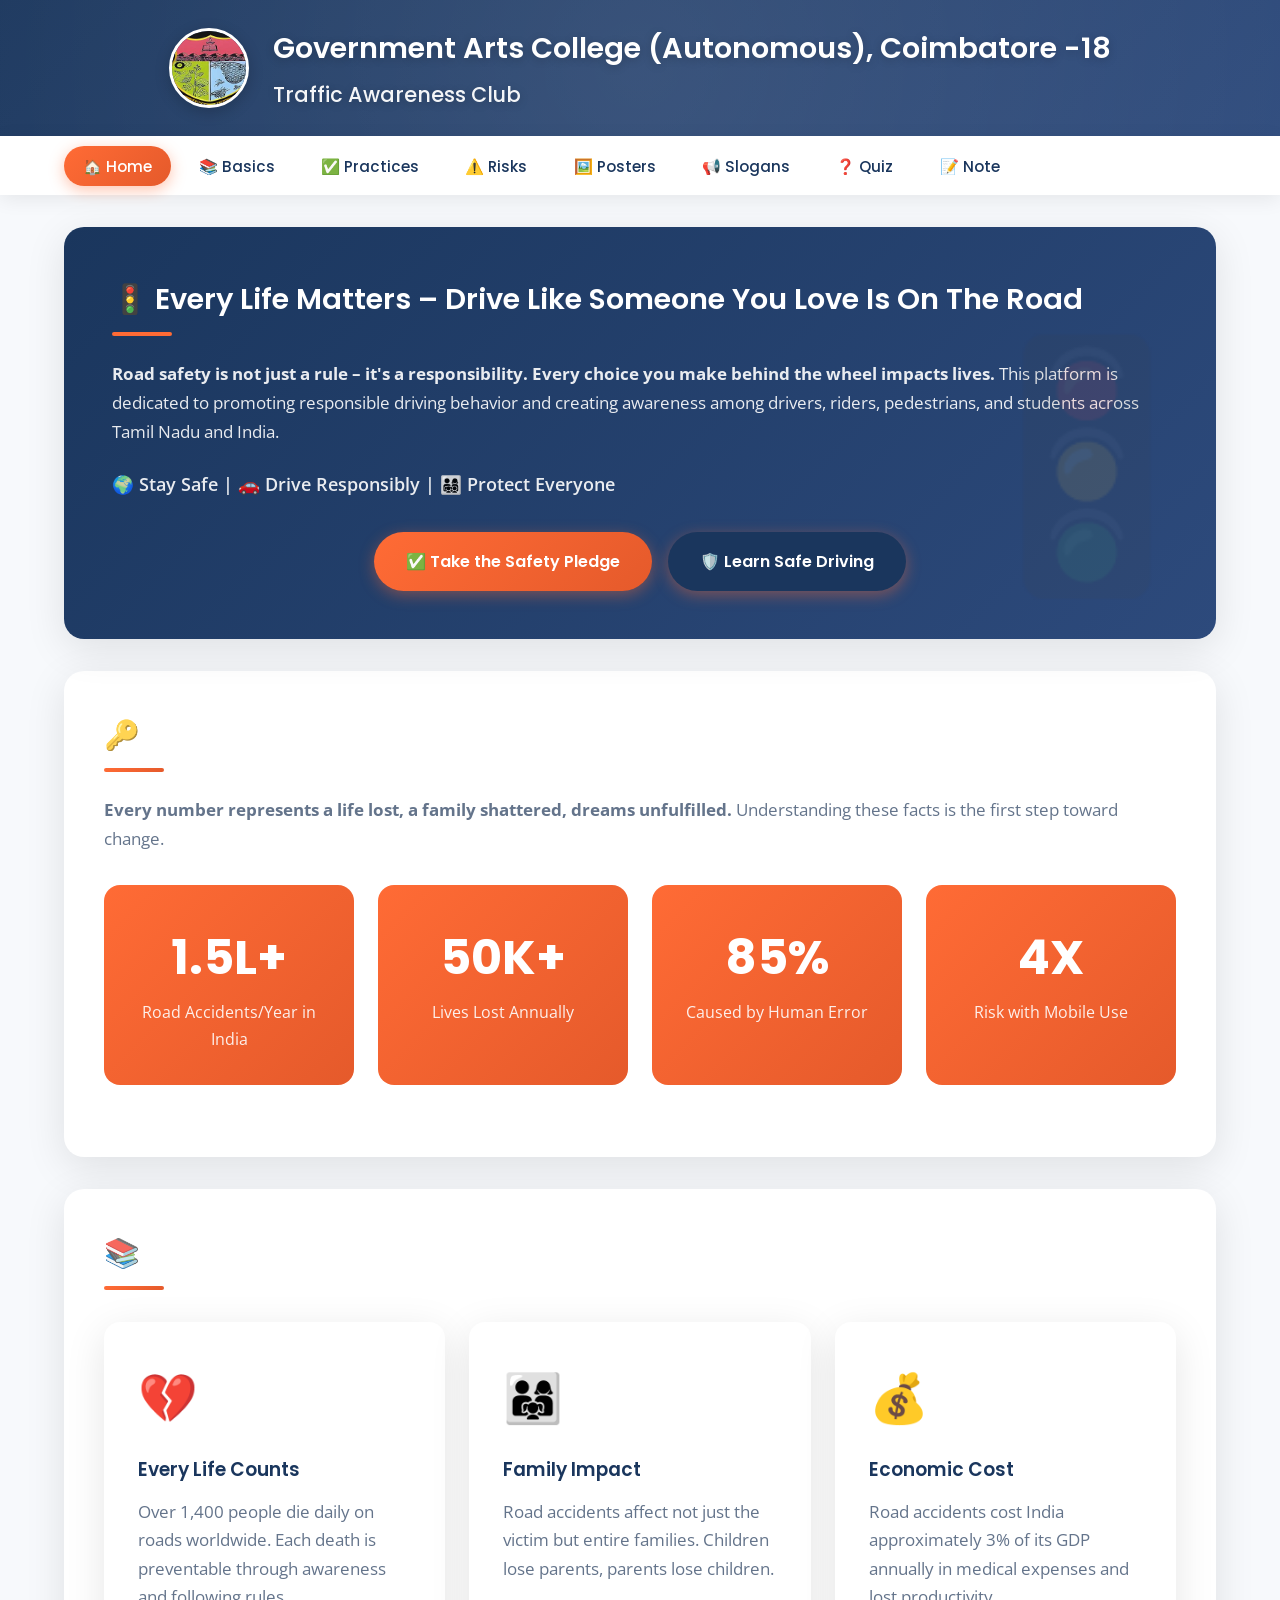
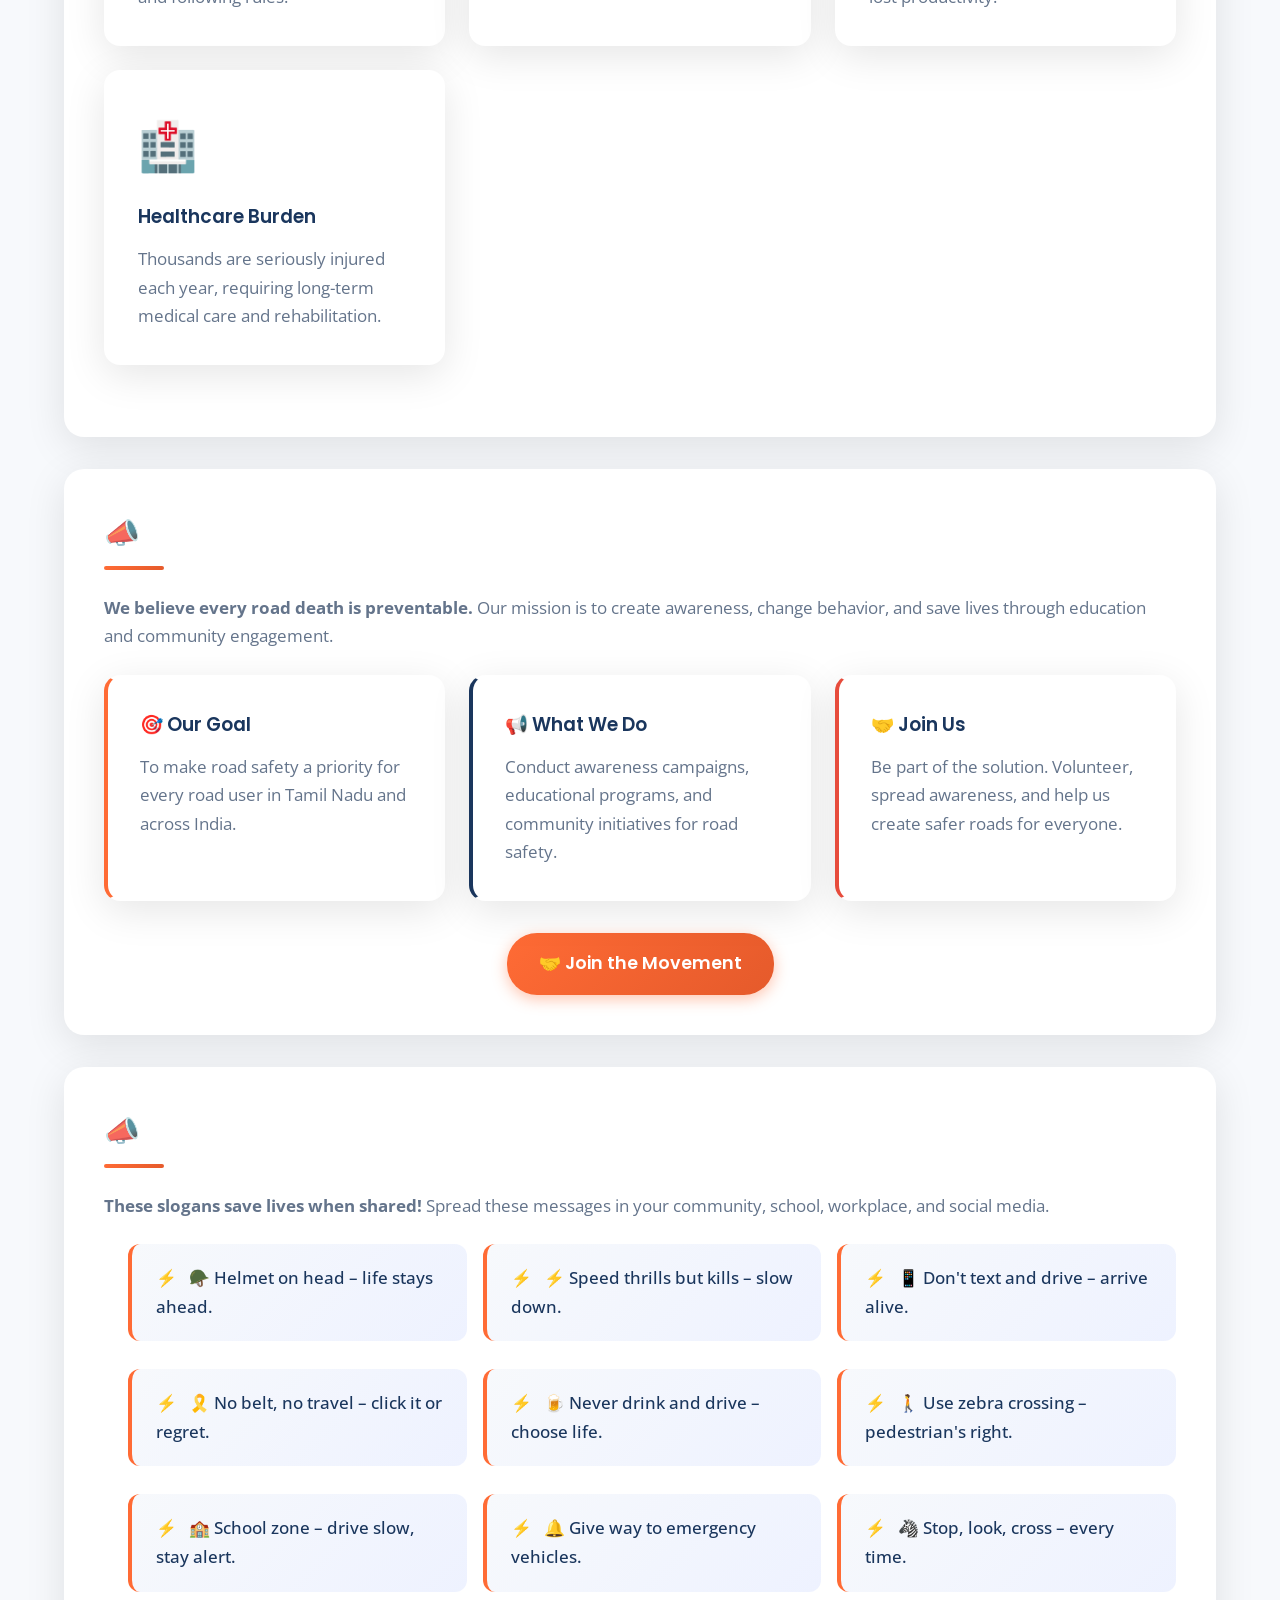
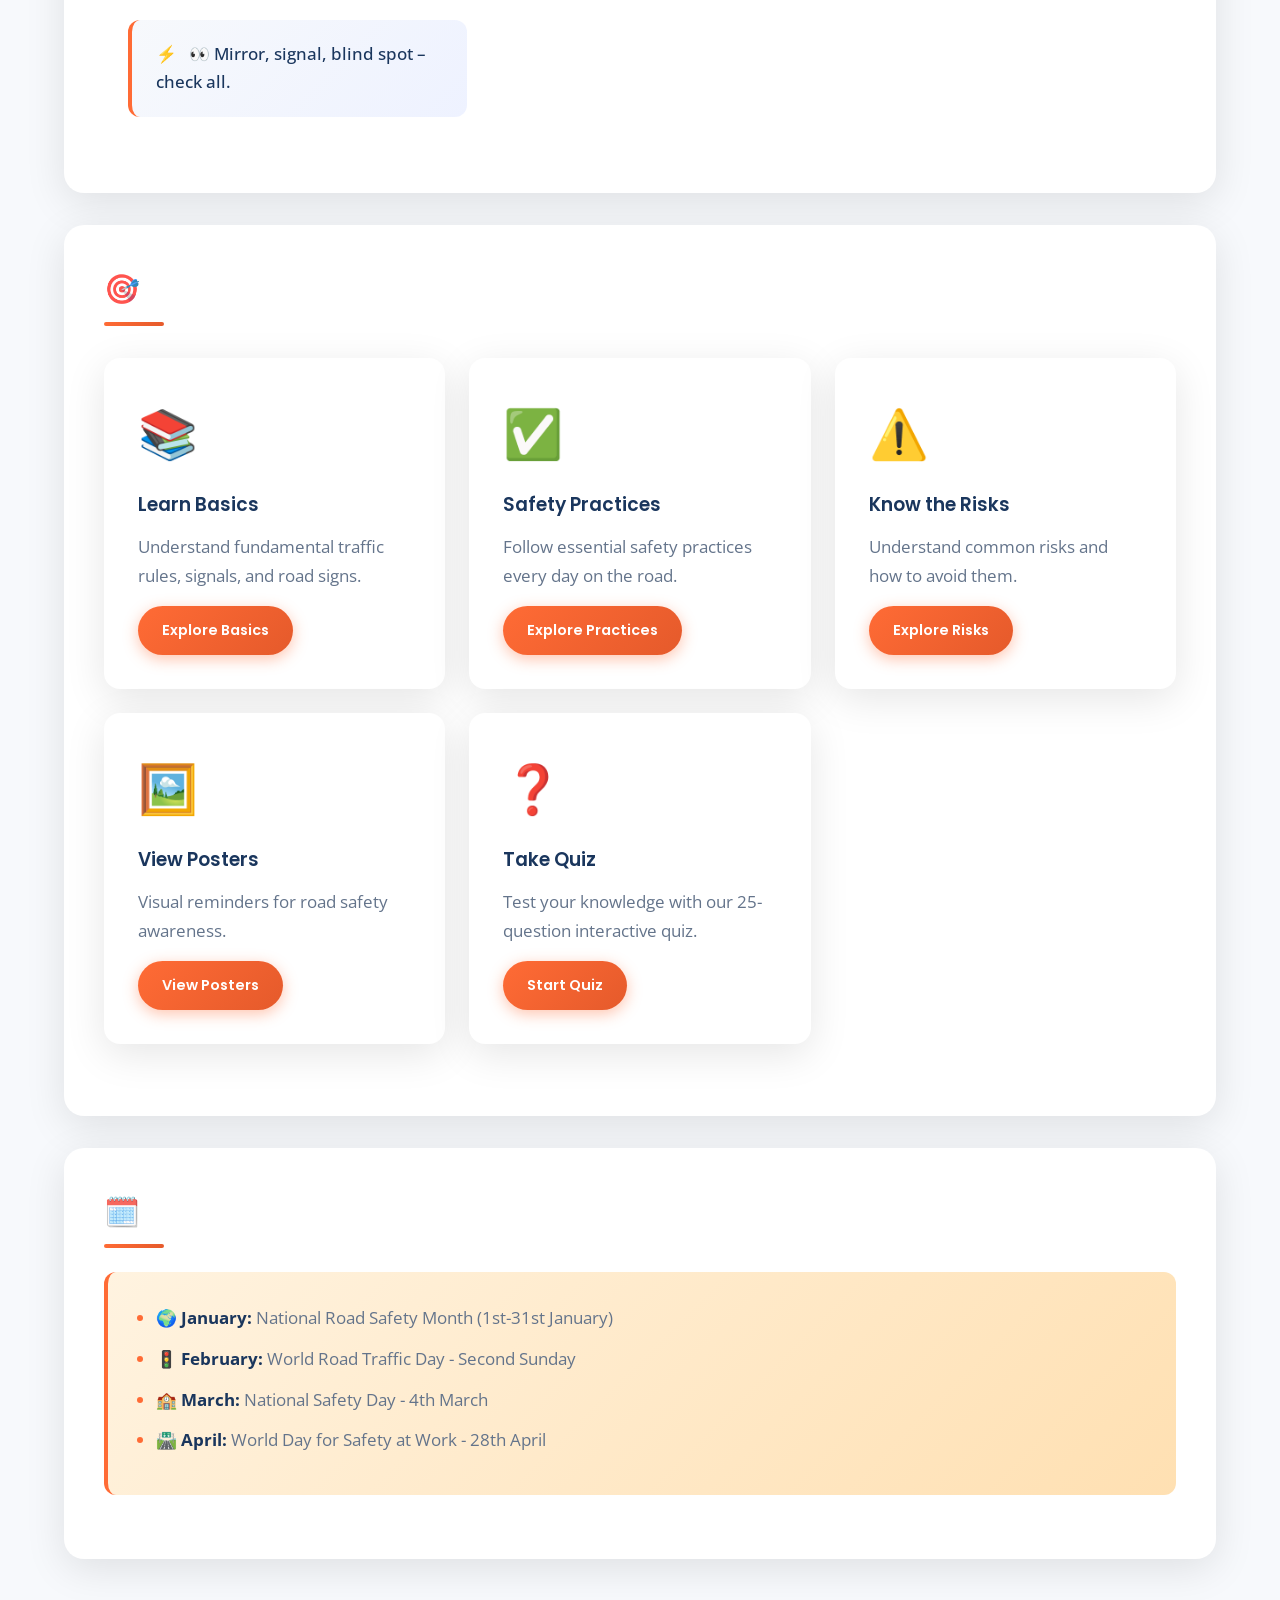
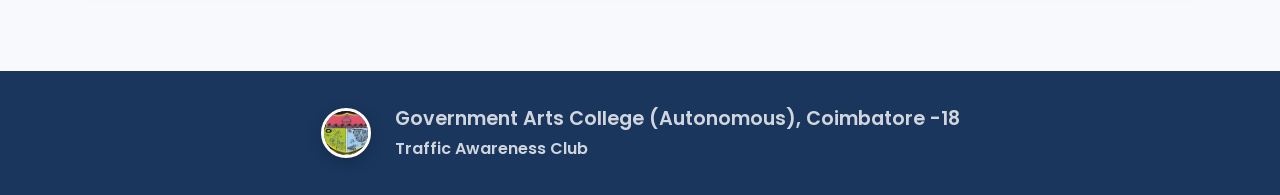
<file: index.html>
<!DOCTYPE html>
<html lang="en">
<head>
    <meta charset="UTF-8">
    <meta name="viewport" content="width=device-width, initial-scale=1.0">
    <meta name="description" content="Traffic Awareness Hub - Educational Resource for Safer Roads">
    <title>Traffic Awareness Hub – Home</title>
    <link rel="stylesheet" href="style.css">
    <link rel="preconnect" href="https://fonts.googleapis.com">
    <link rel="preconnect" href="https://fonts.gstatic.com" crossorigin>
    <link href="https://fonts.googleapis.com/css2?family=Poppins:wght@300;400;500;600;700&family=Open+Sans:wght@300;400;600&display=swap" rel="stylesheet">
</head>
<body>

    <header>
        <div class="header-container">
            <img src="logo.jpg" alt="Logo" class="header-logo">
            <div class="header-text">
                <h1>Government Arts College (Autonomous), Coimbatore -18</h1>
                <h2>Traffic Awareness Club</h2>
            </div>
        </div>
    </header>

    <nav>
        <div class="nav-container">
            <div class="menu-toggle">
                <span></span>
                <span></span>
                <span></span>
            </div>
            <ul class="nav-links">
                <li><a href="index.html">🏠 Home</a></li>
                <li><a href="page2.html">📚 Basics</a></li>
                <li><a href="page3.html">✅ Practices</a></li>
                <li><a href="page4.html">⚠️ Risks</a></li>
                <li><a href="page5.html">🖼️ Posters</a></li>
                <li><a href="page8.html">📢 Slogans</a></li>
                <li><a href="page9.html">❓ Quiz</a></li>
                <li><a href="page10.html">📝 Note</a></li>
            </ul>
        </div>
    </nav>

    <main>
        <section class="welcome-section">
            <h2>🚦 Every Life Matters – Drive Like Someone You Love Is On The Road</h2>
            <p><strong>Road safety is not just a rule – it's a responsibility. Every choice you make behind the wheel impacts lives.</strong> This platform is dedicated to promoting responsible driving behavior and creating awareness among drivers, riders, pedestrians, and students across Tamil Nadu and India.</p>
            
            <p style="margin-top: 1.5rem; font-weight: 600; font-size: 1.1rem;">🌍 Stay Safe | 🚗 Drive Responsibly | 👨‍👩‍👧‍👦 Protect Everyone</p>
            
            <div style="margin-top: 2rem; display: flex; gap: 1rem; flex-wrap: wrap; justify-content: center;">
                <a href="page10.html" class="btn" style="padding: 1rem 2rem; font-size: 1rem;">✅ Take the Safety Pledge</a>
                <a href="page3.html" class="btn" style="padding: 1rem 2rem; font-size: 1rem; background: var(--secondary);">🛡️ Learn Safe Driving</a>
            </div>
        </section>

        <section>
            <h2>🔑 Key Safety Statistics – The Truth Hurts</h2>
            <p><strong>Every number represents a life lost, a family shattered, dreams unfulfilled.</strong> Understanding these facts is the first step toward change.</p>
            <div class="stats-grid">
                <div class="stat-card">
                    <div class="stat-number">1.5L+</div>
                    <div class="stat-label">Road Accidents/Year in India</div>
                </div>
                <div class="stat-card">
                    <div class="stat-number">50K+</div>
                    <div class="stat-label">Lives Lost Annually</div>
                </div>
                <div class="stat-card">
                    <div class="stat-number">85%</div>
                    <div class="stat-label">Caused by Human Error</div>
                </div>
                <div class="stat-card">
                    <div class="stat-number">4X</div>
                    <div class="stat-label">Risk with Mobile Use</div>
                </div>
            </div>
        </section>

        <section>
            <h2>📚 Why Road Safety Matters</h2>
            <div class="cards-grid">
                <div class="card">
                    <div class="card-icon">💔</div>
                    <h3>Every Life Counts</h3>
                    <p>Over 1,400 people die daily on roads worldwide. Each death is preventable through awareness and following rules.</p>
                </div>
                <div class="card">
                    <div class="card-icon">👨‍👩‍👧</div>
                    <h3>Family Impact</h3>
                    <p>Road accidents affect not just the victim but entire families. Children lose parents, parents lose children.</p>
                </div>
                <div class="card">
                    <div class="card-icon">💰</div>
                    <h3>Economic Cost</h3>
                    <p>Road accidents cost India approximately 3% of its GDP annually in medical expenses and lost productivity.</p>
                </div>
                <div class="card">
                    <div class="card-icon">🏥</div>
                    <h3>Healthcare Burden</h3>
                    <p>Thousands are seriously injured each year, requiring long-term medical care and rehabilitation.</p>
                </div>
            </div>
        </section>

        <section>
            <h2>📣 Our Mission – Join the Movement</h2>
            <p><strong>We believe every road death is preventable.</strong> Our mission is to create awareness, change behavior, and save lives through education and community engagement.</p>
            
            <div class="cards-grid" style="margin-top: 1.5rem;">
                <div class="card" style="border-left: 4px solid var(--primary);">
                    <h3>🎯 Our Goal</h3>
                    <p>To make road safety a priority for every road user in Tamil Nadu and across India.</p>
                </div>
                <div class="card" style="border-left: 4px solid var(--secondary);">
                    <h3>📢 What We Do</h3>
                    <p>Conduct awareness campaigns, educational programs, and community initiatives for road safety.</p>
                </div>
                <div class="card" style="border-left: 4px solid #e74c3c;">
                    <h3>🤝 Join Us</h3>
                    <p>Be part of the solution. Volunteer, spread awareness, and help us create safer roads for everyone.</p>
                </div>
            </div>
            
            <div style="text-align: center; margin-top: 2rem;">
                <a href="page10.html" class="btn" style="padding: 1rem 2rem; font-size: 1.1rem;">🤝 Join the Movement</a>
            </div>
        </section>

        <section>
            <h2>📣 Core Slogans – Share These Life-Saving Messages</h2>
            <p><strong>These slogans save lives when shared!</strong> Spread these messages in your community, school, workplace, and social media.</p>
            <ul class="slogans-grid">
                <li>🪖 Helmet on head – life stays ahead.</li>
                <li>⚡ Speed thrills but kills – slow down.</li>
                <li>📱 Don't text and drive – arrive alive.</li>
                <li>🎗️ No belt, no travel – click it or regret.</li>
                <li>🍺 Never drink and drive – choose life.</li>
                <li>🚶 Use zebra crossing – pedestrian's right.</li>
                <li>🏫 School zone – drive slow, stay alert.</li>
                <li>🔔 Give way to emergency vehicles.</li>
                <li>🦓 Stop, look, cross – every time.</li>
                <li>👀 Mirror, signal, blind spot – check all.</li>
            </ul>
        </section>

        <section>
            <h2>🎯 Quick Links</h2>
            <div class="cards-grid">
                <div class="card">
                    <div class="card-icon">📚</div>
                    <h3>Learn Basics</h3>
                    <p>Understand fundamental traffic rules, signals, and road signs.</p>
                    <a href="page2.html" class="btn" style="margin-top: 1rem; padding: 0.75rem 1.5rem; font-size: 0.9rem;">Explore Basics</a>
                </div>
                <div class="card">
                    <div class="card-icon">✅</div>
                    <h3>Safety Practices</h3>
                    <p>Follow essential safety practices every day on the road.</p>
                    <a href="page3.html" class="btn" style="margin-top: 1rem; padding: 0.75rem 1.5rem; font-size: 0.9rem;">Explore Practices</a>
                </div>
                <div class="card">
                    <div class="card-icon">⚠️</div>
                    <h3>Know the Risks</h3>
                    <p>Understand common risks and how to avoid them.</p>
                    <a href="page4.html" class="btn" style="margin-top: 1rem; padding: 0.75rem 1.5rem; font-size: 0.9rem;">Explore Risks</a>
                </div>
                <div class="card">
                    <div class="card-icon">🖼️</div>
                    <h3>View Posters</h3>
                    <p>Visual reminders for road safety awareness.</p>
                    <a href="page5.html" class="btn" style="margin-top: 1rem; padding: 0.75rem 1.5rem; font-size: 0.9rem;">View Posters</a>
                </div>
                <div class="card">
                    <div class="card-icon">❓</div>
                    <h3>Take Quiz</h3>
                    <p>Test your knowledge with our 25-question interactive quiz.</p>
                    <a href="page9.html" class="btn" style="margin-top: 1rem; padding: 0.75rem 1.5rem; font-size: 0.9rem;">Start Quiz</a>
                </div>
            </div>
        </section>

        <section>
            <h2>🗓️ Important Road Safety Days</h2>
            <div class="info-box">
                <ul style="margin-top: 0.5rem;">
                    <li><strong>🌍 January:</strong> National Road Safety Month (1st-31st January)</li>
                    <li><strong>🚦 February:</strong> World Road Traffic Day - Second Sunday</li>
                    <li><strong>🏫 March:</strong> National Safety Day - 4th March</li>
                    <li><strong>🛣️ April:</strong> World Day for Safety at Work - 28th April</li>
                </ul>
            </div>
        </section>
    </main>

    <footer>
        <div class="header-container">
            <img src="logo.jpg" alt="Logo" class="header-logo" style="width: 50px; height: 50px;">
            <div class="header-text">
                <h1 style="font-size: 1.2rem; margin-bottom: 0;">Government Arts College (Autonomous), Coimbatore -18</h1>
                <h2 style="font-size: 1rem;">Traffic Awareness Club</h2>
            </div>
        </div>
    </footer>

    <script src="script.js"></script>
</body>
</html>
</file>
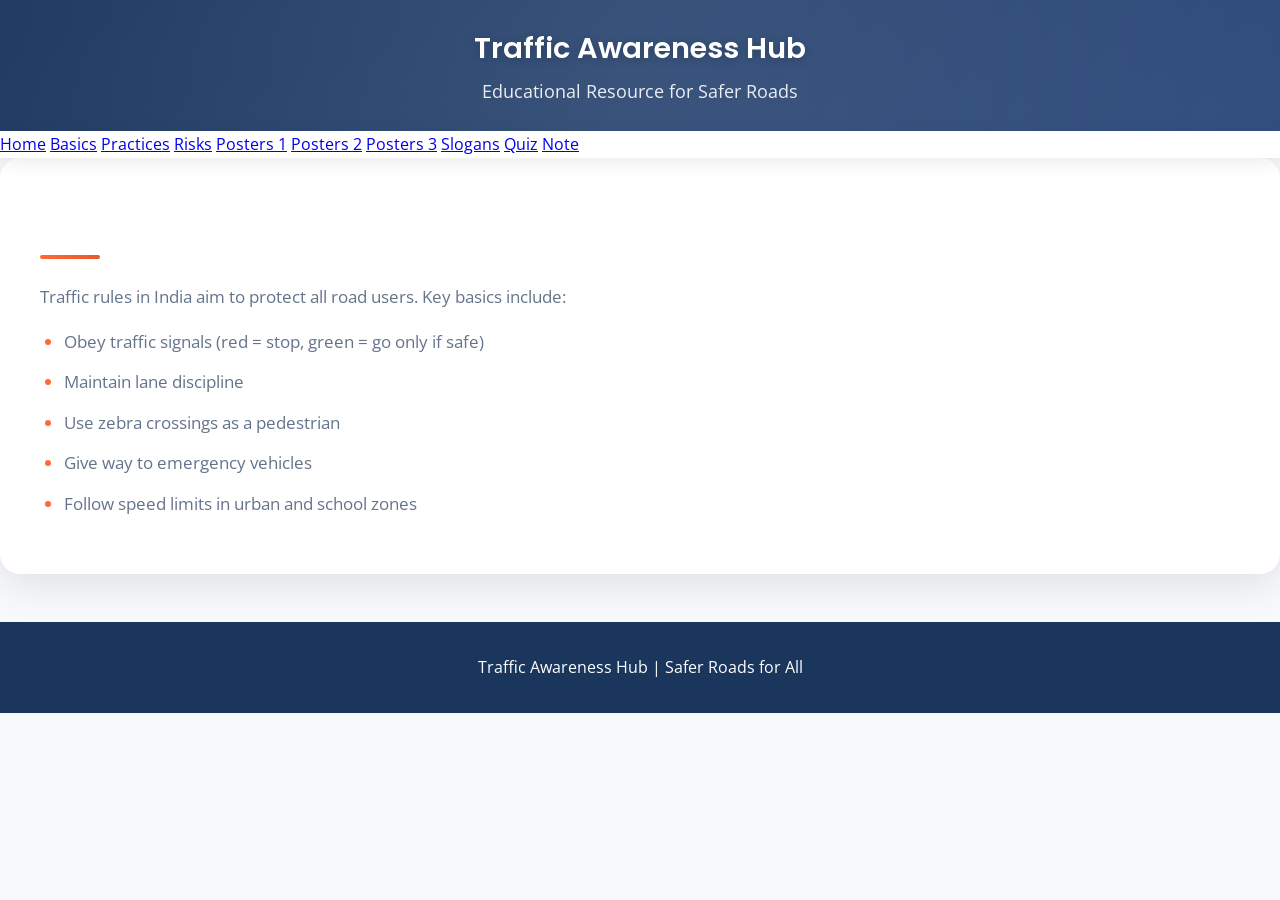
<file: page1.html>
<!DOCTYPE html>
<html lang="en">
<head>
    <meta charset="UTF-8">
    <meta name="viewport" content="width=device-width, initial-scale=1.0">
    <title>Traffic Awareness Hub – Basics</title>
    <link rel="stylesheet" href="style.css">
</head>
<body>

    <header>
        <h1>Traffic Awareness Hub</h1>
        <p>Educational Resource for Safer Roads</p>
    </header>

    <nav>
        <a href="index.html">Home</a>
        <a href="page2.html">Basics</a>
        <a href="page3.html">Practices</a>
        <a href="page4.html">Risks</a>
        <a href="page5.html">Posters 1</a>
        <a href="page6.html">Posters 2</a>
        <a href="page7.html">Posters 3</a>
        <a href="page8.html">Slogans</a>
        <a href="page9.html">Quiz</a>
        <a href="page10.html">Note</a>
    </nav>

    <section>
        <h2>Fundamental Road Safety Principles</h2>
        <p>Traffic rules in India aim to protect all road users. Key basics include:</p>
        <ul>
            <li>Obey traffic signals (red = stop, green = go only if safe)</li>
            <li>Maintain lane discipline</li>
            <li>Use zebra crossings as a pedestrian</li>
            <li>Give way to emergency vehicles</li>
            <li>Follow speed limits in urban and school zones</li>
        </ul>
    </section>

    <footer>
        <p>Traffic Awareness Hub | Safer Roads for All</p>
    </footer>

</body>
</html>
</file>
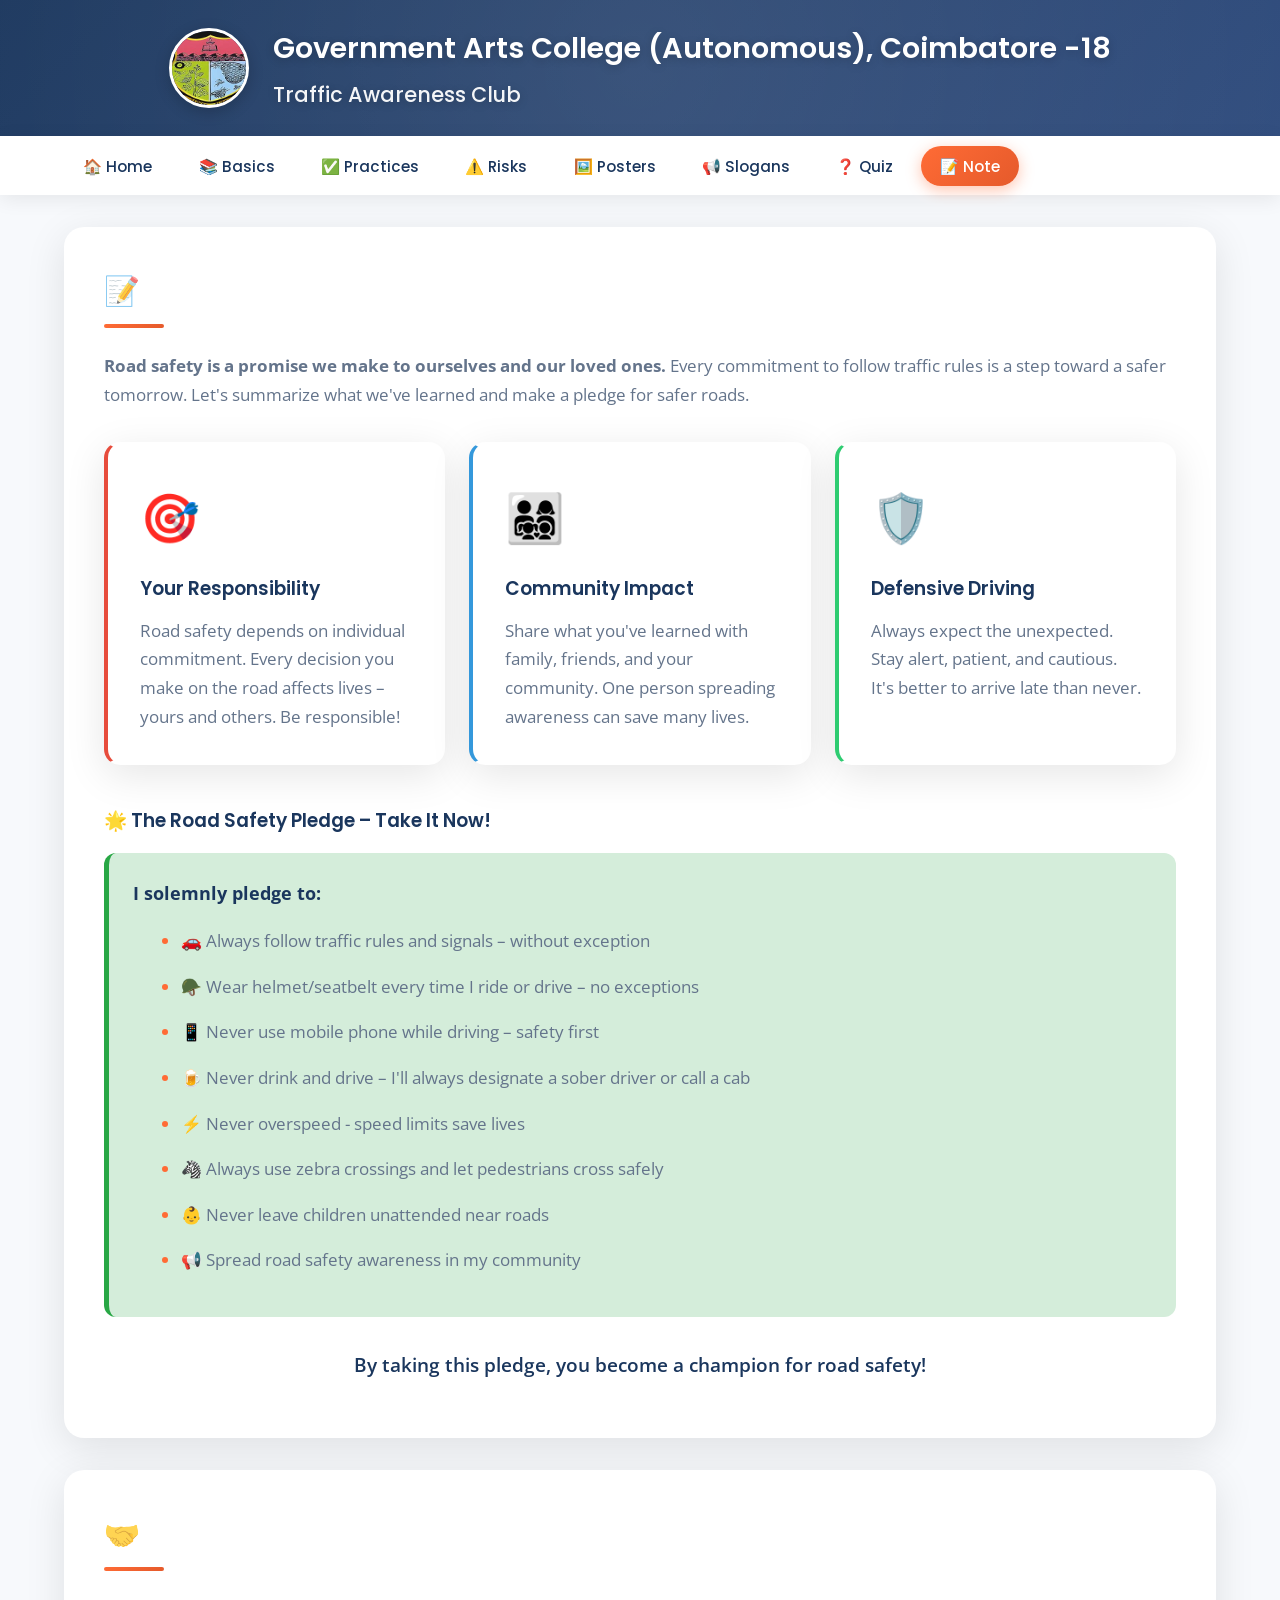
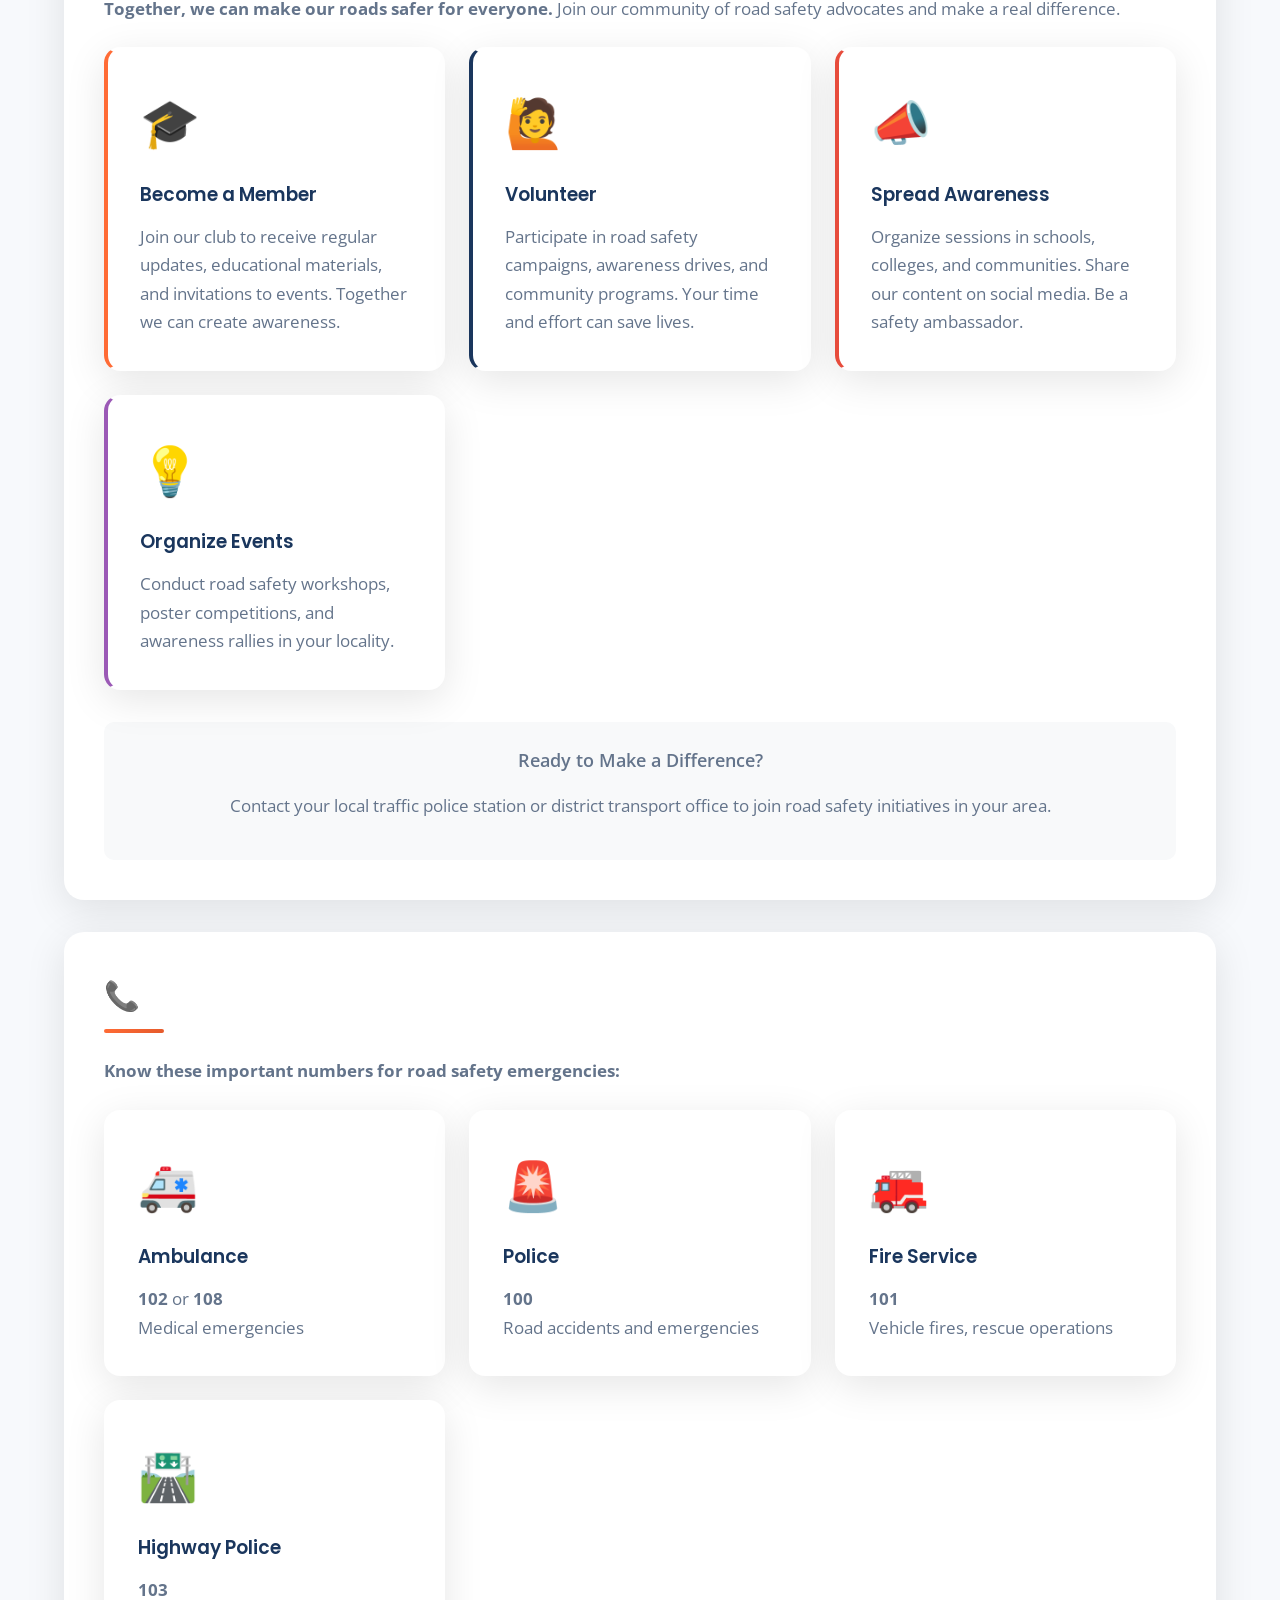
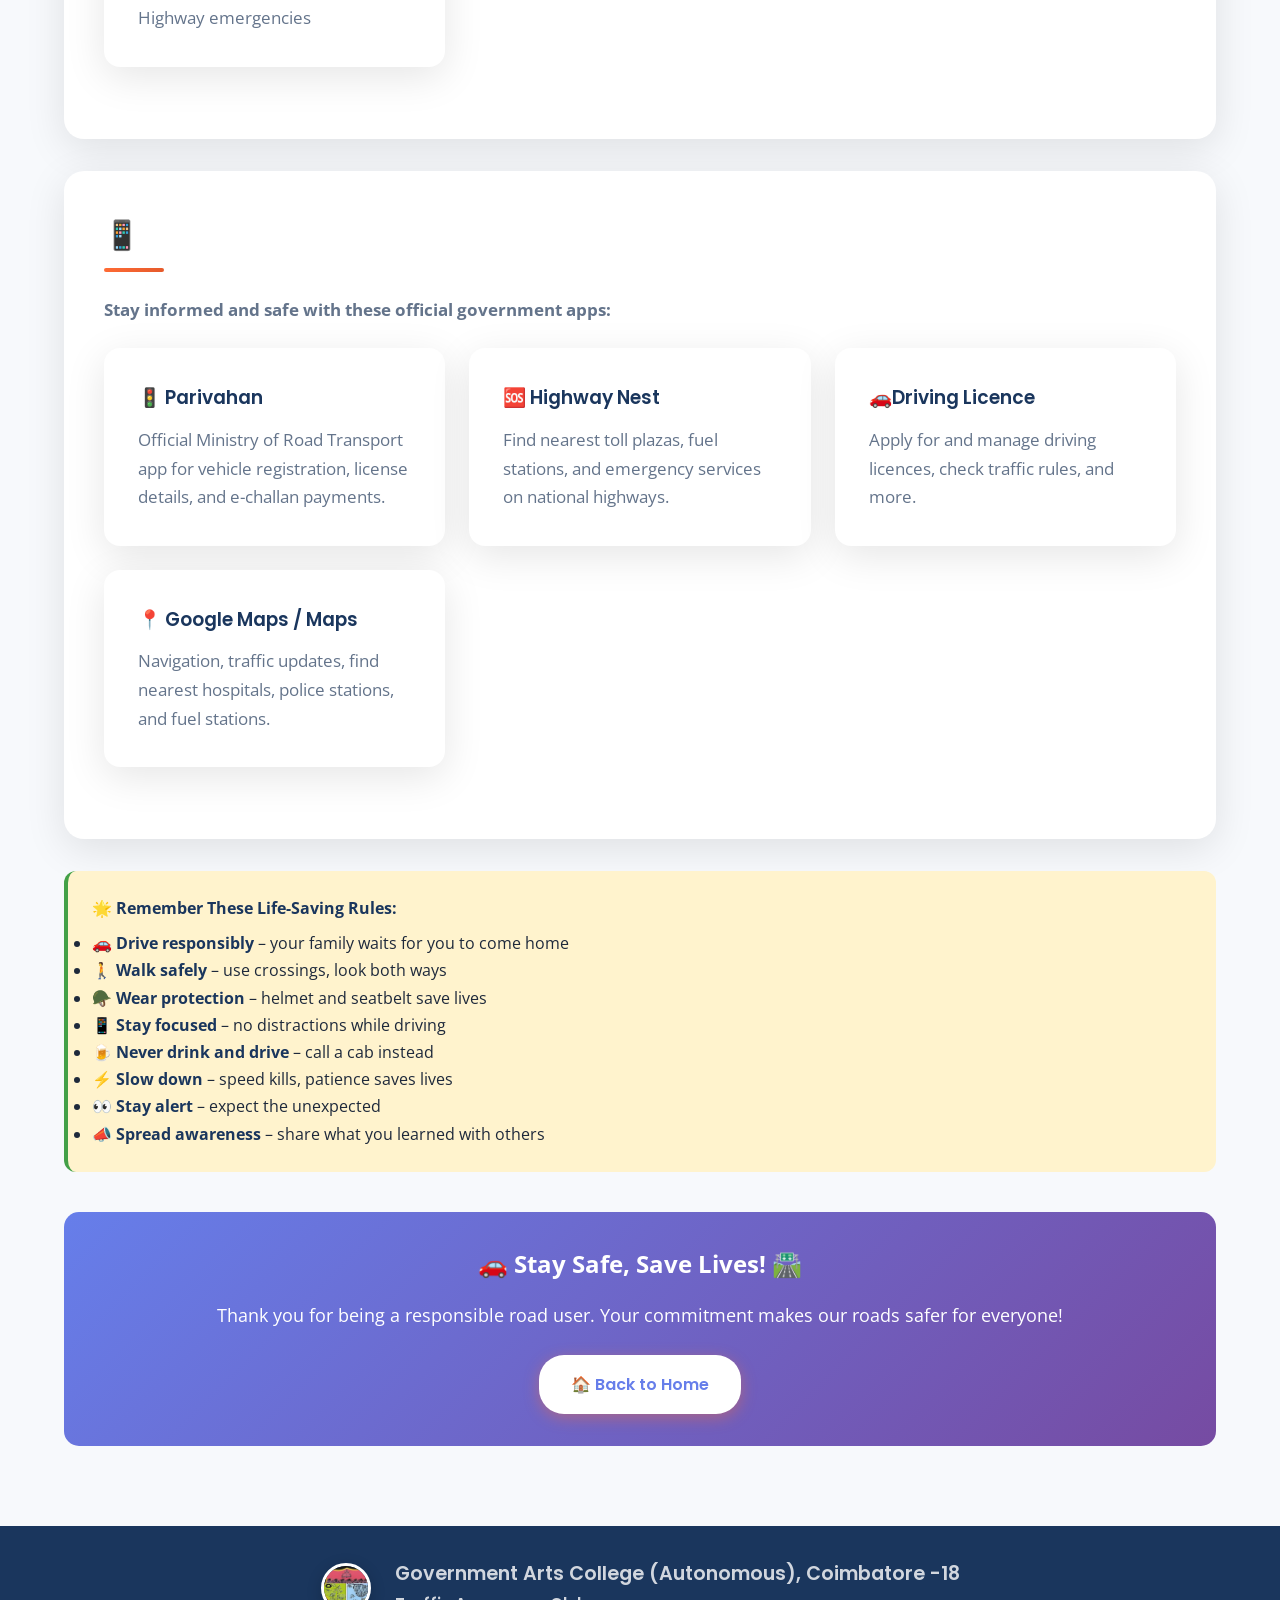
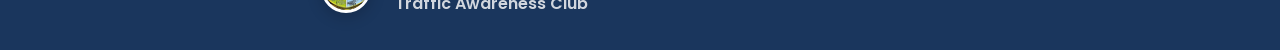
<file: page10.html>
<!DOCTYPE html>
<html lang="en">
<head>
    <meta charset="UTF-8">
    <meta name="viewport" content="width=device-width, initial-scale=1.0">
    <meta name="description" content="Final Note - Road Safety Awareness Reminder">
    <title>Traffic Awareness Hub – Final Note</title>
    <link rel="stylesheet" href="style.css">
    <link rel="preconnect" href="https://fonts.googleapis.com">
    <link rel="preconnect" href="https://fonts.gstatic.com" crossorigin>
    <link href="https://fonts.googleapis.com/css2?family=Poppins:wght@300;400;500;600;700&family=Open+Sans:wght@300;400;600&display=swap" rel="stylesheet">
</head>
<body>

    <header>
        <div class="header-container">
            <img src="logo.jpg" alt="Logo" class="header-logo">
            <div class="header-text">
                <h1>Government Arts College (Autonomous), Coimbatore -18</h1>
                <h2>Traffic Awareness Club</h2>
            </div>
        </div>
    </header>

    <nav>
        <div class="nav-container">
            <div class="menu-toggle">
                <span></span>
                <span></span>
                <span></span>
            </div>
            <ul class="nav-links">
                <li><a href="index.html">🏠 Home</a></li>
                <li><a href="page2.html">📚 Basics</a></li>
                <li><a href="page3.html">✅ Practices</a></li>
                <li><a href="page4.html">⚠️ Risks</a></li>
                <li><a href="page5.html">🖼️ Posters</a></li>
                <li><a href="page8.html">📢 Slogans</a></li>
                <li><a href="page9.html">❓ Quiz</a></li>
                <li><a href="page10.html">📝 Note</a></li>
            </ul>
        </div>
    </nav>

    <main>
        <section>
            <h2>📝 Your Commitment Matters – Make the Pledge Today</h2>
            <p><strong>Road safety is a promise we make to ourselves and our loved ones.</strong> Every commitment to follow traffic rules is a step toward a safer tomorrow. Let's summarize what we've learned and make a pledge for safer roads.</p>
            
            <div class="cards-grid" style="margin-top: 2rem;">
                <div class="card" style="border-left: 4px solid #e74c3c;">
                    <div class="card-icon">🎯</div>
                    <h3>Your Responsibility</h3>
                    <p>Road safety depends on individual commitment. Every decision you make on the road affects lives – yours and others. Be responsible!</p>
                </div>
                <div class="card" style="border-left: 4px solid #3498db;">
                    <div class="card-icon">👨‍👩‍👧‍👦</div>
                    <h3>Community Impact</h3>
                    <p>Share what you've learned with family, friends, and your community. One person spreading awareness can save many lives.</p>
                </div>
                <div class="card" style="border-left: 4px solid #2ecc71;">
                    <div class="card-icon">🛡️</div>
                    <h3>Defensive Driving</h3>
                    <p>Always expect the unexpected. Stay alert, patient, and cautious. It's better to arrive late than never.</p>
                </div>
            </div>

            <h3 style="margin-top: 2.5rem; color: var(--secondary);">🌟 The Road Safety Pledge – Take It Now!</h3>
            <div class="info-box" style="margin-top: 1rem; background: #d4edda; border-left: 5px solid #28a745;">
                <p style="font-size: 1.15rem; margin-bottom: 1rem;"><strong>I solemnly pledge to:</strong></p>
                <ul style="margin-left: 1.5rem; line-height: 2;">
                    <li>🚗 Always follow traffic rules and signals – without exception</li>
                    <li>🪖 Wear helmet/seatbelt every time I ride or drive – no exceptions</li>
                    <li>📱 Never use mobile phone while driving – safety first</li>
                    <li>🍺 Never drink and drive – I'll always designate a sober driver or call a cab</li>
                    <li>⚡ Never overspeed - speed limits save lives</li>
                    <li>🦓 Always use zebra crossings and let pedestrians cross safely</li>
                    <li>👶 Never leave children unattended near roads</li>
                    <li>📢 Spread road safety awareness in my community</li>
                </ul>
            </div>

            <div style="text-align: center; margin-top: 2rem;">
                <p style="font-size: 1.2rem; font-weight: 600; color: var(--secondary);">
                    By taking this pledge, you become a champion for road safety!
                </p>
            </div>
        </section>

        <section style="margin-top: 2rem;">
            <h2>🤝 Join the Traffic Awareness Club – Be the Change</h2>
            <p><strong>Together, we can make our roads safer for everyone.</strong> Join our community of road safety advocates and make a real difference.</p>
            
            <div class="cards-grid" style="margin-top: 1.5rem;">
                <div class="card" style="border-left: 4px solid var(--primary);">
                    <div class="card-icon">🎓</div>
                    <h3>Become a Member</h3>
                    <p>Join our club to receive regular updates, educational materials, and invitations to events. Together we can create awareness.</p>
                </div>
                <div class="card" style="border-left: 4px solid var(--secondary);">
                    <div class="card-icon">🙋</div>
                    <h3>Volunteer</h3>
                    <p>Participate in road safety campaigns, awareness drives, and community programs. Your time and effort can save lives.</p>
                </div>
                <div class="card" style="border-left: 4px solid #e74c3c;">
                    <div class="card-icon">📣</div>
                    <h3>Spread Awareness</h3>
                    <p>Organize sessions in schools, colleges, and communities. Share our content on social media. Be a safety ambassador.</p>
                </div>
                <div class="card" style="border-left: 4px solid #9b59b6;">
                    <div class="card-icon">💡</div>
                    <h3>Organize Events</h3>
                    <p>Conduct road safety workshops, poster competitions, and awareness rallies in your locality.</p>
                </div>
            </div>
            
            <div style="text-align: center; margin-top: 2rem; padding: 1.5rem; background: #f8f9fa; border-radius: 10px;">
                <p style="font-size: 1.1rem; font-weight: 600;">Ready to Make a Difference?</p>
                <p style="margin-top: 0.5rem;">Contact your local traffic police station or district transport office to join road safety initiatives in your area.</p>
            </div>
        </section>

        <section style="margin-top: 2rem;">
            <h2>📞 Emergency Contacts – Save These Numbers</h2>
            <p><strong>Know these important numbers for road safety emergencies:</strong></p>
            
            <div class="cards-grid" style="margin-top: 1.5rem;">
                <div class="card">
                    <div class="card-icon">🚑</div>
                    <h3>Ambulance</h3>
                    <p><strong>102</strong> or <strong>108</strong><br>Medical emergencies</p>
                </div>
                <div class="card">
                    <div class="card-icon">🚨</div>
                    <h3>Police</h3>
                    <p><strong>100</strong><br>Road accidents and emergencies</p>
                </div>
                <div class="card">
                    <div class="card-icon">🚒</div>
                    <h3>Fire Service</h3>
                    <p><strong>101</strong><br>Vehicle fires, rescue operations</p>
                </div>
                <div class="card">
                    <div class="card-icon">🛣️</div>
                    <h3>Highway Police</h3>
                    <p><strong>103</strong><br>Highway emergencies</p>
                </div>
            </div>
        </section>

        <section style="margin-top: 2rem;">
            <h2>📱 Useful Government Apps for Road Safety</h2>
            <p><strong>Stay informed and safe with these official government apps:</strong></p>
            
            <div class="cards-grid" style="margin-top: 1.5rem;">
                <div class="card">
                    <h3>🚦 Parivahan</h3>
                    <p>Official Ministry of Road Transport app for vehicle registration, license details, and e-challan payments.</p>
                </div>
                <div class="card">
                    <h3>🆘 Highway Nest</h3>
                    <p>Find nearest toll plazas, fuel stations, and emergency services on national highways.</p>
                </div>
                <div class="card">
                    <h3>🚗Driving Licence</h3>
                    <p>Apply for and manage driving licences, check traffic rules, and more.</p>
                </div>
                <div class="card">
                    <h3>📍 Google Maps / Maps</h3>
                    <p>Navigation, traffic updates, find nearest hospitals, police stations, and fuel stations.</p>
                </div>
            </div>
        </section>

            <div class="info-box tip" style="margin-top: 2rem; background: #fff3cd;">
                <strong>🌟 Remember These Life-Saving Rules:</strong> 
                <ul style="margin-top: 0.5rem;">
                    <li>🚗 <strong>Drive responsibly</strong> – your family waits for you to come home</li>
                    <li>🚶 <strong>Walk safely</strong> – use crossings, look both ways</li>
                    <li>🪖 <strong>Wear protection</strong> – helmet and seatbelt save lives</li>
                    <li>📱 <strong>Stay focused</strong> – no distractions while driving</li>
                    <li>🍺 <strong>Never drink and drive</strong> – call a cab instead</li>
                    <li>⚡ <strong>Slow down</strong> – speed kills, patience saves lives</li>
                    <li>👀 <strong>Stay alert</strong> – expect the unexpected</li>
                    <li>📣 <strong>Spread awareness</strong> – share what you learned with others</li>
                </ul>
            </div>

            <div style="text-align: center; margin-top: 2.5rem; padding: 2rem; background: linear-gradient(135deg, #667eea 0%, #764ba2 100%); border-radius: 15px; color: white;">
                <p style="font-size: 1.5rem; font-weight: 700; margin-bottom: 1rem;">
                    🚗 Stay Safe, Save Lives! 🛣️
                </p>
                <p style="font-size: 1.1rem;">
                    Thank you for being a responsible road user. Your commitment makes our roads safer for everyone!
                </p>
                <div style="margin-top: 1.5rem;">
                    <a href="index.html" class="btn" style="background: white; color: #667eea; padding: 1rem 2rem; border-radius: 25px; font-weight: 600;">🏠 Back to Home</a>
                </div>
            </div>
        </section>

        
    </main>

    <footer>
        <div class="header-container">
            <img src="logo.jpg" alt="Logo" class="header-logo" style="width: 50px; height: 50px;">
            <div class="header-text">
                <h1 style="font-size: 1.2rem; margin-bottom: 0;">Government Arts College (Autonomous), Coimbatore -18</h1>
                <h2 style="font-size: 1rem;">Traffic Awareness Club</h2>
            </div>
        </div>
    </footer>

    <script src="script.js"></script>
</body>
</html>
</file>
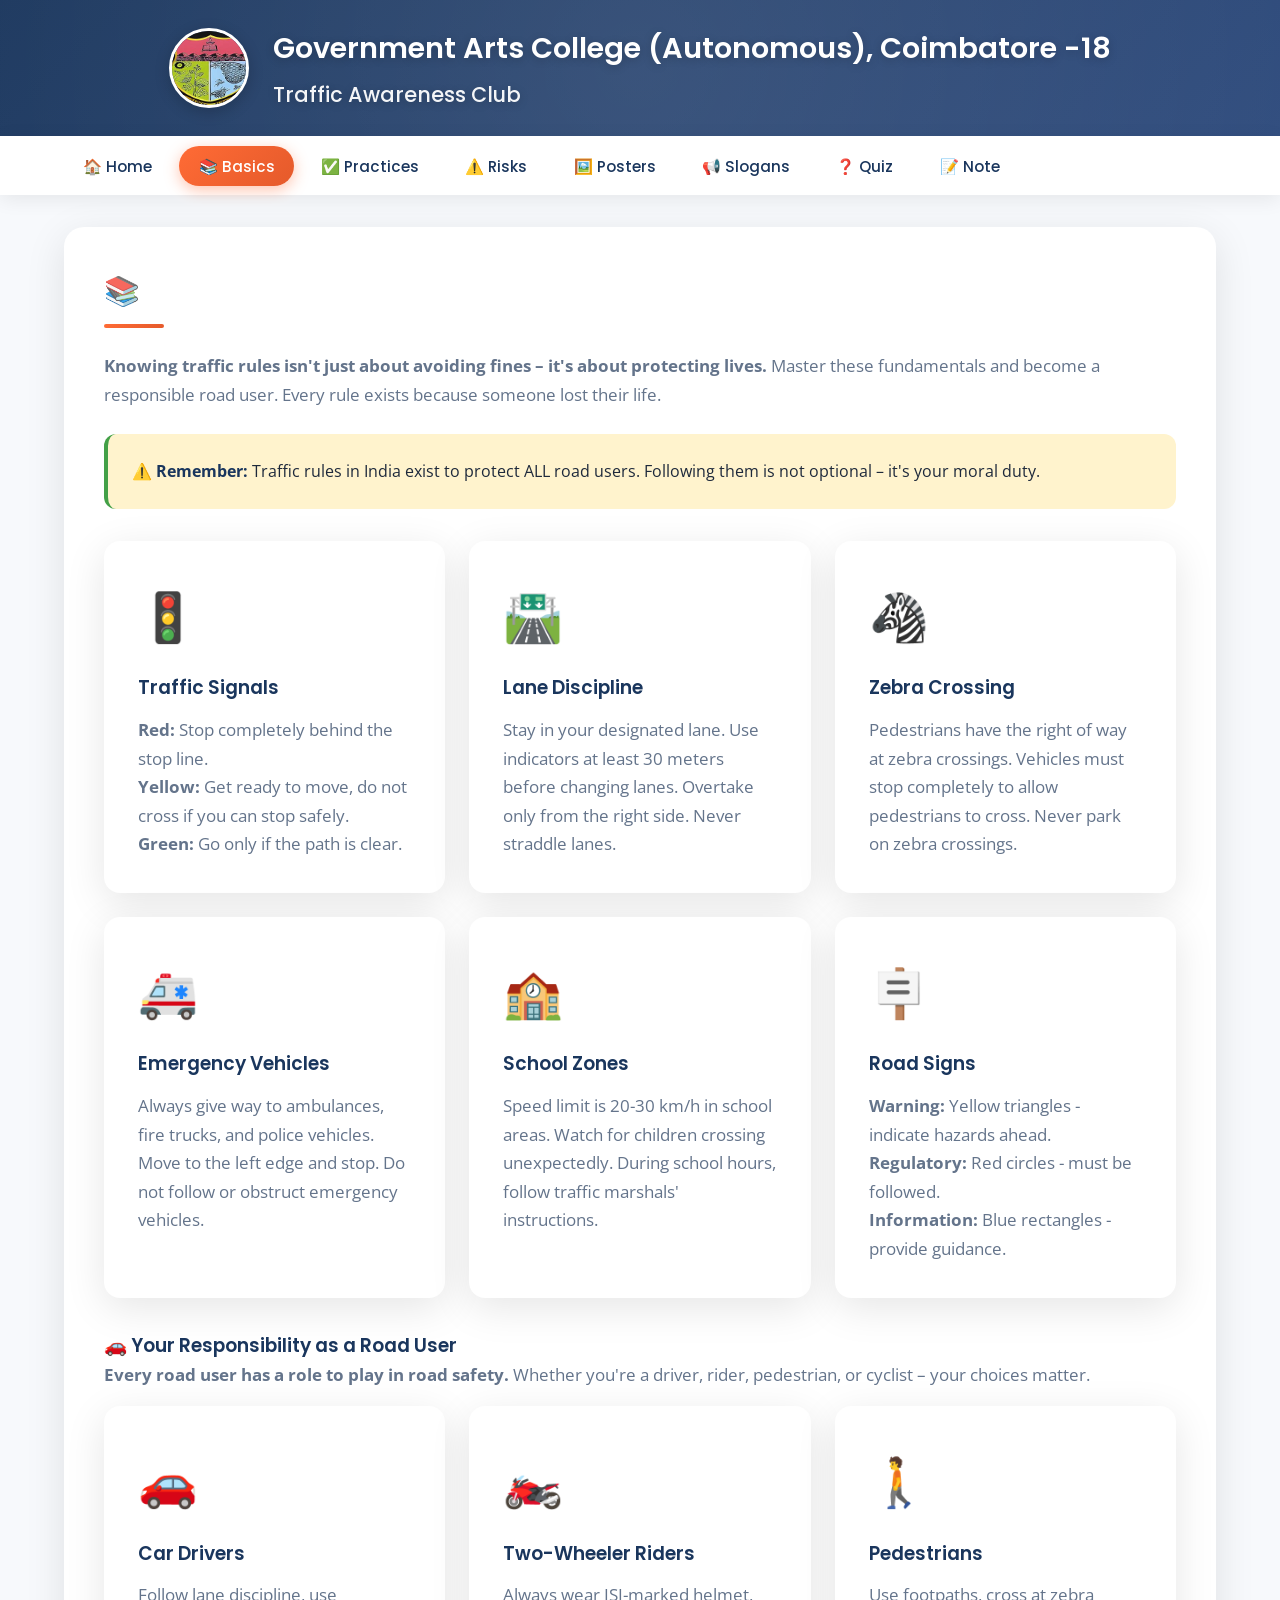
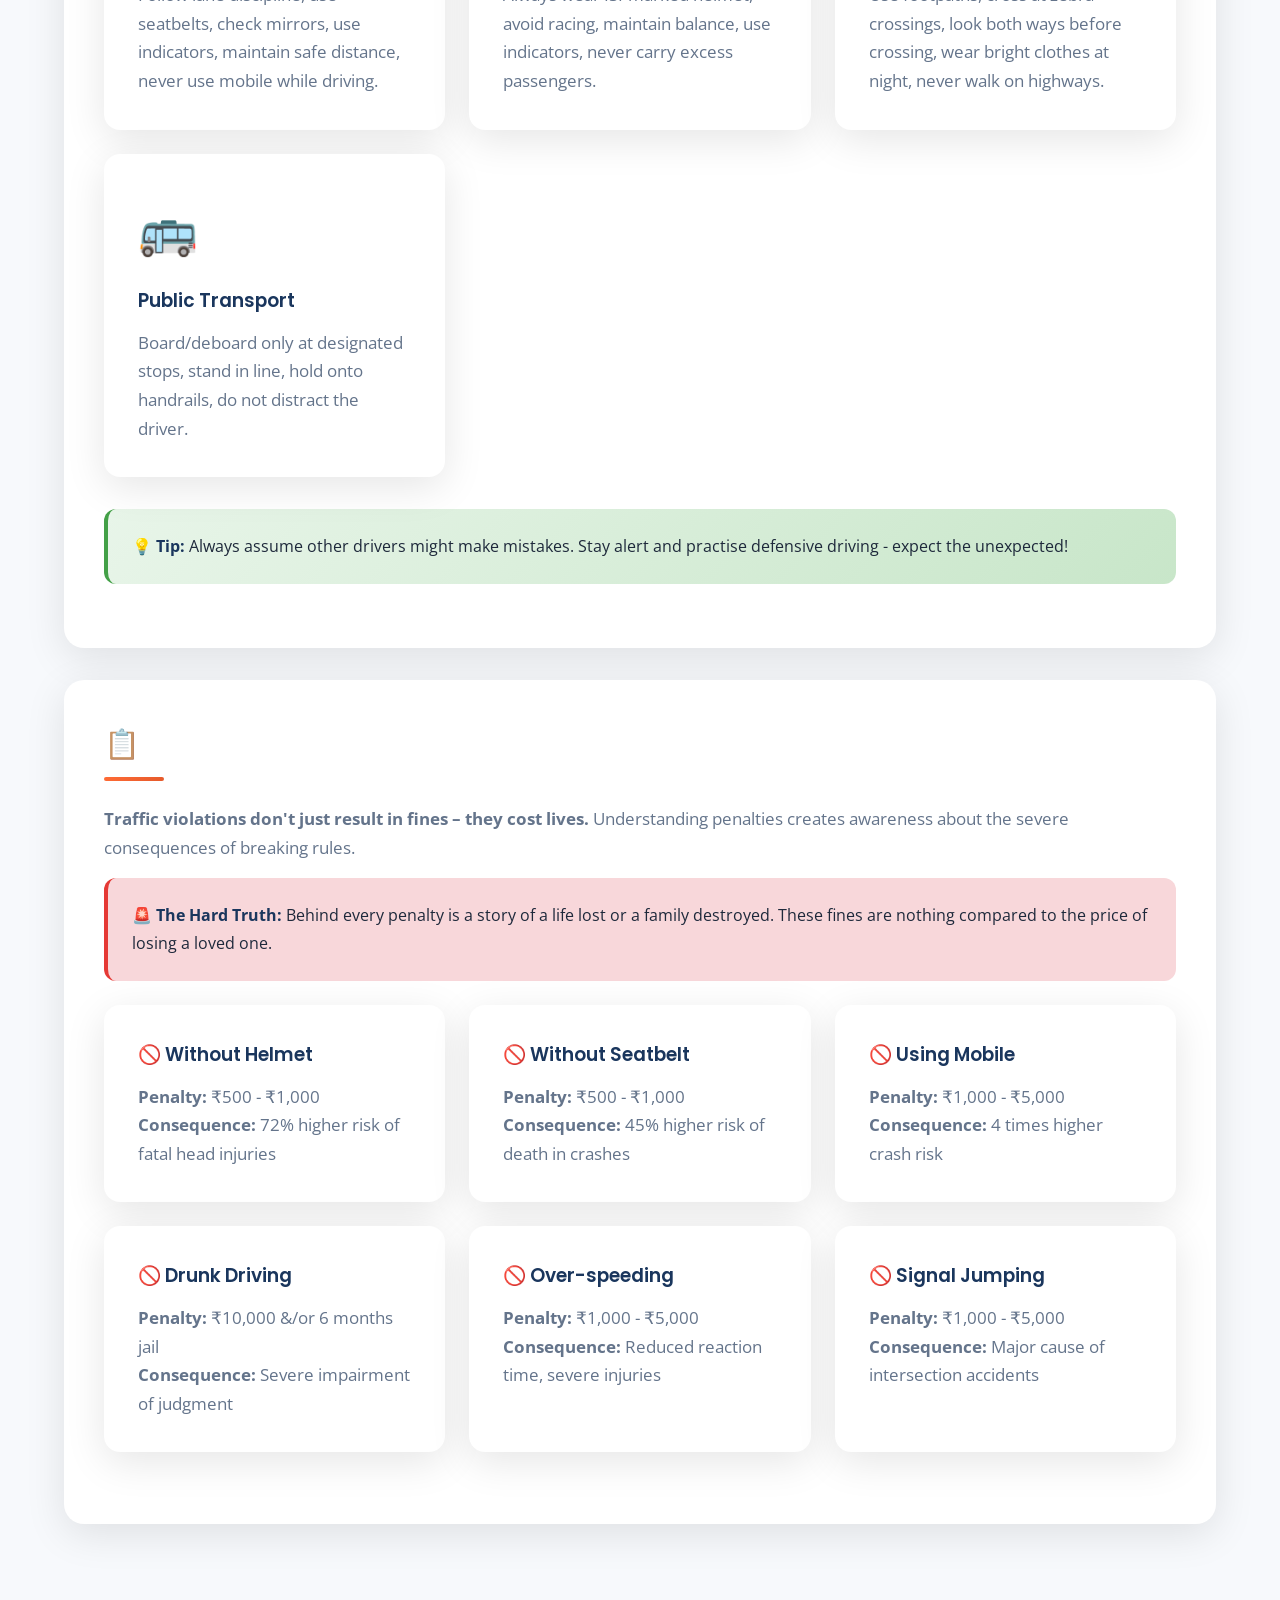
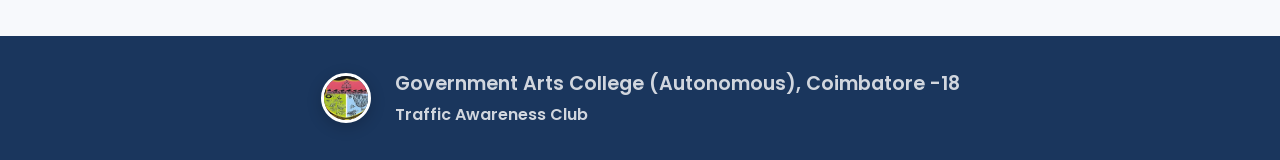
<file: page2.html>
<!DOCTYPE html>
<html lang="en">
<head>
    <meta charset="UTF-8">
    <meta name="viewport" content="width=device-width, initial-scale=1.0">
    <meta name="description" content="Traffic Basics - Learn fundamental road safety rules">
    <title>Traffic Awareness Hub – Basics</title>
    <link rel="stylesheet" href="style.css">
    <link rel="preconnect" href="https://fonts.googleapis.com">
    <link rel="preconnect" href="https://fonts.gstatic.com" crossorigin>
    <link href="https://fonts.googleapis.com/css2?family=Poppins:wght@300;400;500;600;700&family=Open+Sans:wght@300;400;600&display=swap" rel="stylesheet">
</head>
<body>

    <header>
        <div class="header-container">
            <img src="logo.jpg" alt="Logo" class="header-logo">
            <div class="header-text">
                <h1>Government Arts College (Autonomous), Coimbatore -18</h1>
                <h2>Traffic Awareness Club</h2>
            </div>
        </div>
    </header>

    <nav>
        <div class="nav-container">
            <div class="menu-toggle">
                <span></span>
                <span></span>
                <span></span>
            </div>
            <ul class="nav-links">
                <li><a href="index.html">🏠 Home</a></li>
                <li><a href="page2.html">📚 Basics</a></li>
                <li><a href="page3.html">✅ Practices</a></li>
                <li><a href="page4.html">⚠️ Risks</a></li>
                <li><a href="page5.html">🖼️ Posters</a></li>
                <li><a href="page8.html">📢 Slogans</a></li>
                <li><a href="page9.html">❓ Quiz</a></li>
                <li><a href="page10.html">📝 Note</a></li>
            </ul>
        </div>
    </nav>

    <main>
        <section>
            <h2>📚 Master the Basics – Your Life Depends On It</h2>
            <p><strong>Knowing traffic rules isn't just about avoiding fines – it's about protecting lives.</strong> Master these fundamentals and become a responsible road user. Every rule exists because someone lost their life.</p>
            
            <div class="info-box tip" style="margin-top: 1.5rem; background: #fff3cd;">
                <strong>⚠️ Remember:</strong> Traffic rules in India exist to protect ALL road users. Following them is not optional – it's your moral duty.
            </div>
            
            <div class="cards-grid" style="margin-top: 2rem;">
                <div class="card">
                    <div class="card-icon">🚦</div>
                    <h3>Traffic Signals</h3>
                    <p><strong>Red:</strong> Stop completely behind the stop line.<br>
                    <strong>Yellow:</strong> Get ready to move, do not cross if you can stop safely.<br>
                    <strong>Green:</strong> Go only if the path is clear.</p>
                </div>
                <div class="card">
                    <div class="card-icon">🛣️</div>
                    <h3>Lane Discipline</h3>
                    <p>Stay in your designated lane. Use indicators at least 30 meters before changing lanes. Overtake only from the right side. Never straddle lanes.</p>
                </div>
                <div class="card">
                    <div class="card-icon">🦓</div>
                    <h3>Zebra Crossing</h3>
                    <p>Pedestrians have the right of way at zebra crossings. Vehicles must stop completely to allow pedestrians to cross. Never park on zebra crossings.</p>
                </div>
                <div class="card">
                    <div class="card-icon">🚑</div>
                    <h3>Emergency Vehicles</h3>
                    <p>Always give way to ambulances, fire trucks, and police vehicles. Move to the left edge and stop. Do not follow or obstruct emergency vehicles.</p>
                </div>
                <div class="card">
                    <div class="card-icon">🏫</div>
                    <h3>School Zones</h3>
                    <p>Speed limit is 20-30 km/h in school areas. Watch for children crossing unexpectedly. During school hours, follow traffic marshals' instructions.</p>
                </div>
                <div class="card">
                    <div class="card-icon">🪧</div>
                    <h3>Road Signs</h3>
                    <p><strong>Warning:</strong> Yellow triangles - indicate hazards ahead.<br>
                    <strong>Regulatory:</strong> Red circles - must be followed.<br>
                    <strong>Information:</strong> Blue rectangles - provide guidance.</p>
                </div>
            </div>

            <h3 style="margin-top: 2rem; color: var(--secondary);">🚗 Your Responsibility as a Road User</h3>
            <p><strong>Every road user has a role to play in road safety.</strong> Whether you're a driver, rider, pedestrian, or cyclist – your choices matter.</p>
            <div class="cards-grid" style="margin-top: 1rem;">
                <div class="card">
                    <div class="card-icon">🚗</div>
                    <h3>Car Drivers</h3>
                    <p>Follow lane discipline, use seatbelts, check mirrors, use indicators, maintain safe distance, never use mobile while driving.</p>
                </div>
                <div class="card">
                    <div class="card-icon">🏍️</div>
                    <h3>Two-Wheeler Riders</h3>
                    <p>Always wear ISI-marked helmet, avoid racing, maintain balance, use indicators, never carry excess passengers.</p>
                </div>
                <div class="card">
                    <div class="card-icon">🚶</div>
                    <h3>Pedestrians</h3>
                    <p>Use footpaths, cross at zebra crossings, look both ways before crossing, wear bright clothes at night, never walk on highways.</p>
                </div>
                <div class="card">
                    <div class="card-icon">🚌</div>
                    <h3>Public Transport</h3>
                    <p>Board/deboard only at designated stops, stand in line, hold onto handrails, do not distract the driver.</p>
                </div>
            </div>

            <div class="info-box tip">
                <strong>💡 Tip:</strong> Always assume other drivers might make mistakes. Stay alert and practise defensive driving - expect the unexpected!
            </div>
        </section>

        <section>
            <h2>📋 Know the Rules – Know the Consequences</h2>
            <p><strong>Traffic violations don't just result in fines – they cost lives.</strong> Understanding penalties creates awareness about the severe consequences of breaking rules.</p>
            
            <div class="info-box warning" style="margin-top: 1rem; background: #f8d7da;">
                <strong>🚨 The Hard Truth:</strong> Behind every penalty is a story of a life lost or a family destroyed. These fines are nothing compared to the price of losing a loved one.
            </div>
            
            <div class="cards-grid" style="margin-top: 1.5rem;">
                <div class="card">
                    <h3>🚫 Without Helmet</h3>
                    <p><strong>Penalty:</strong> ₹500 - ₹1,000<br>
                    <strong>Consequence:</strong> 72% higher risk of fatal head injuries</p>
                </div>
                <div class="card">
                    <h3>🚫 Without Seatbelt</h3>
                    <p><strong>Penalty:</strong> ₹500 - ₹1,000<br>
                    <strong>Consequence:</strong> 45% higher risk of death in crashes</p>
                </div>
                <div class="card">
                    <h3>🚫 Using Mobile</h3>
                    <p><strong>Penalty:</strong> ₹1,000 - ₹5,000<br>
                    <strong>Consequence:</strong> 4 times higher crash risk</p>
                </div>
                <div class="card">
                    <h3>🚫 Drunk Driving</h3>
                    <p><strong>Penalty:</strong> ₹10,000 &/or 6 months jail<br>
                    <strong>Consequence:</strong> Severe impairment of judgment</p>
                </div>
                <div class="card">
                    <h3>🚫 Over-speeding</h3>
                    <p><strong>Penalty:</strong> ₹1,000 - ₹5,000<br>
                    <strong>Consequence:</strong> Reduced reaction time, severe injuries</p>
                </div>
                <div class="card">
                    <h3>🚫 Signal Jumping</h3>
                    <p><strong>Penalty:</strong> ₹1,000 - ₹5,000<br>
                    <strong>Consequence:</strong> Major cause of intersection accidents</p>
                </div>
            </div>
        </section>
    </main>

    <footer>
        <div class="header-container">
            <img src="logo.jpg" alt="Logo" class="header-logo" style="width: 50px; height: 50px;">
            <div class="header-text">
                <h1 style="font-size: 1.2rem; margin-bottom: 0;">Government Arts College (Autonomous), Coimbatore -18</h1>
                <h2 style="font-size: 1rem;">Traffic Awareness Club</h2>
            </div>
        </div>
    </footer>

    <script src="script.js"></script>
</body>
</html>
</file>
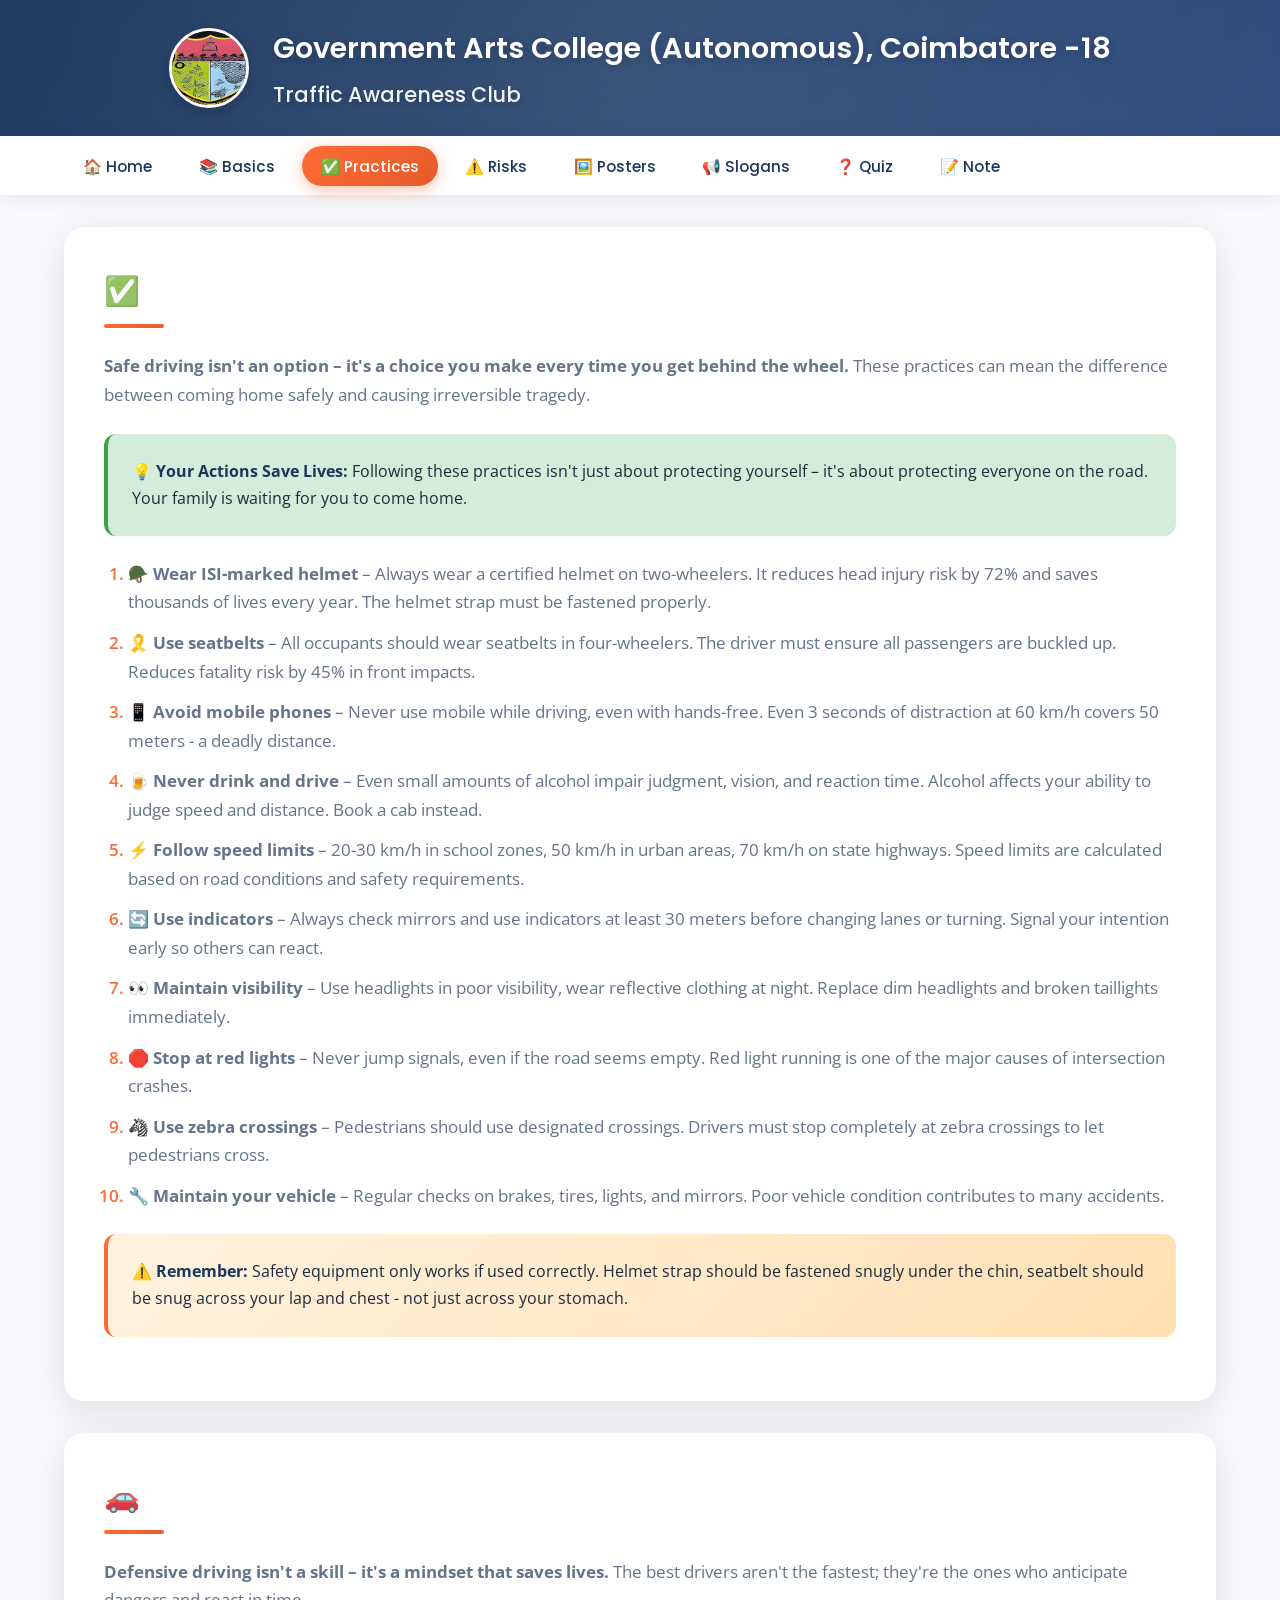
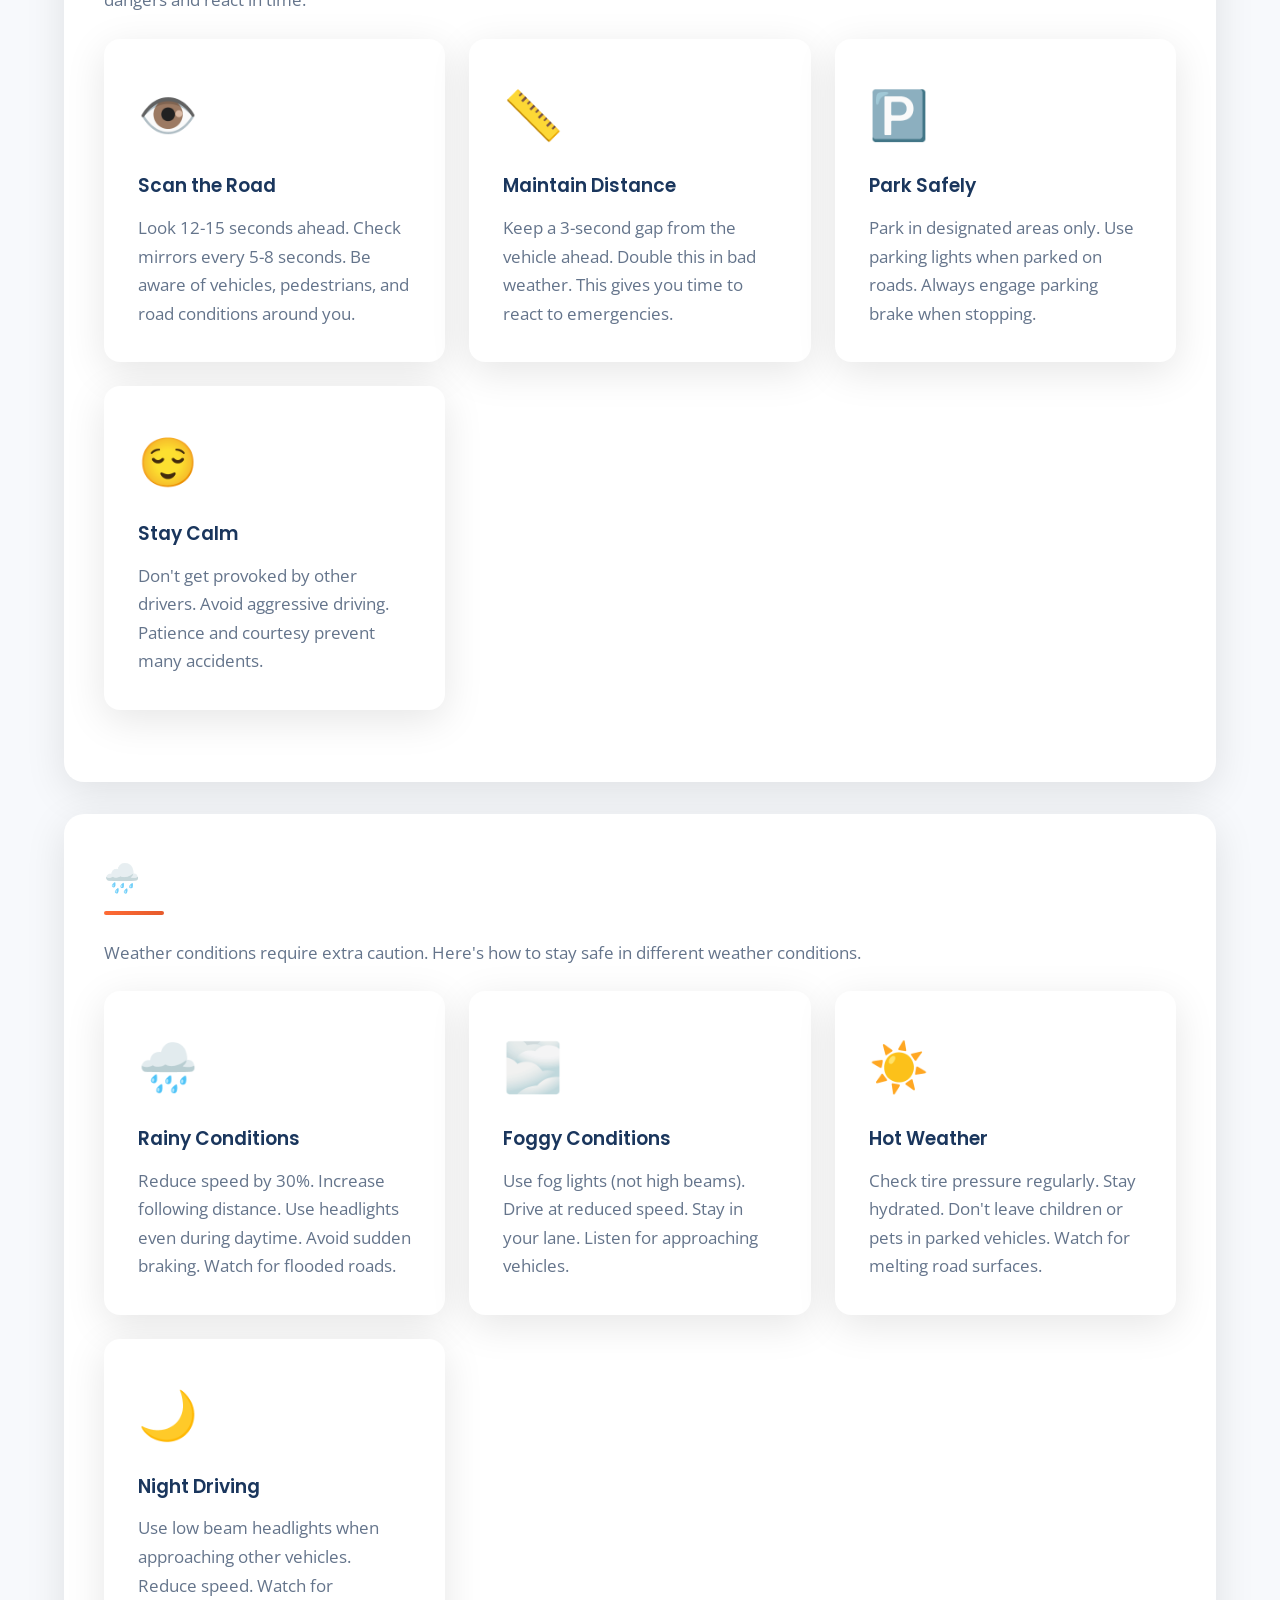
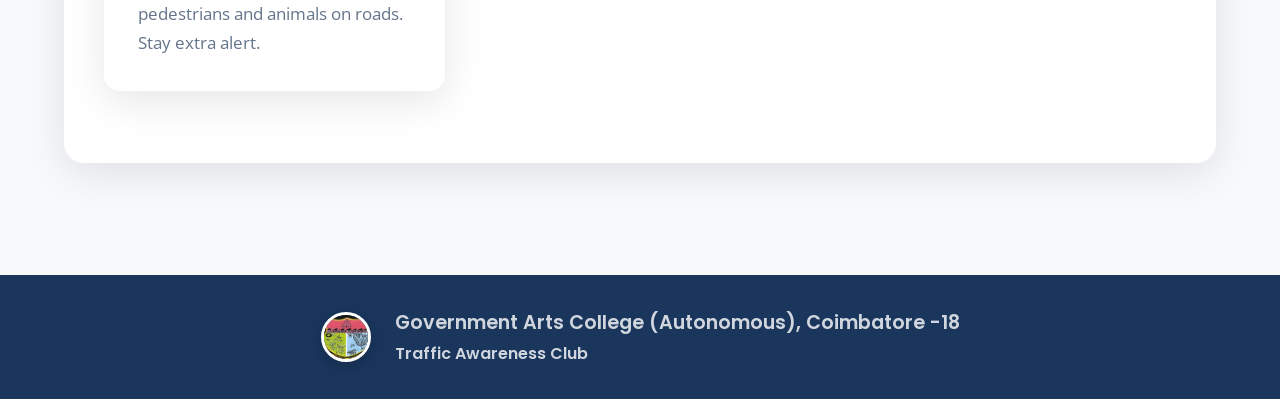
<file: page3.html>
<!DOCTYPE html>
<html lang="en">
<head>
    <meta charset="UTF-8">
    <meta name="viewport" content="width=device-width, initial-scale=1.0">
    <meta name="description" content="Safety Practices - Essential road safety habits">
    <title>Traffic Awareness Hub – Practices</title>
    <link rel="stylesheet" href="style.css">
    <link rel="preconnect" href="https://fonts.googleapis.com">
    <link rel="preconnect" href="https://fonts.gstatic.com" crossorigin>
    <link href="https://fonts.googleapis.com/css2?family=Poppins:wght@300;400;500;600;700&family=Open+Sans:wght@300;400;600&display=swap" rel="stylesheet">
</head>
<body>

    <header>
        <div class="header-container">
            <img src="logo.jpg" alt="Logo" class="header-logo">
            <div class="header-text">
                <h1>Government Arts College (Autonomous), Coimbatore -18</h1>
                <h2>Traffic Awareness Club</h2>
            </div>
        </div>
    </header>

    <nav>
        <div class="nav-container">
            <div class="menu-toggle">
                <span></span>
                <span></span>
                <span></span>
            </div>
            <ul class="nav-links">
                <li><a href="index.html">🏠 Home</a></li>
                <li><a href="page2.html">📚 Basics</a></li>
                <li><a href="page3.html">✅ Practices</a></li>
                <li><a href="page4.html">⚠️ Risks</a></li>
                <li><a href="page5.html">🖼️ Posters</a></li>
                <li><a href="page8.html">📢 Slogans</a></li>
                <li><a href="page9.html">❓ Quiz</a></li>
                <li><a href="page10.html">📝 Note</a></li>
            </ul>
        </div>
    </nav>

    <main>
        <section>
            <h2>✅ Essential Safety Practices – Make Them Your Habit</h2>
            <p><strong>Safe driving isn't an option – it's a choice you make every time you get behind the wheel.</strong> These practices can mean the difference between coming home safely and causing irreversible tragedy.</p>
            
            <div class="info-box tip" style="margin-top: 1.5rem; background: #d4edda;">
                <strong>💡 Your Actions Save Lives:</strong> Following these practices isn't just about protecting yourself – it's about protecting everyone on the road. Your family is waiting for you to come home.
            </div>
            
            <ol style="margin-top: 1.5rem;">
                <li><strong>🪖 Wear ISI-marked helmet</strong> – Always wear a certified helmet on two-wheelers. It reduces head injury risk by 72% and saves thousands of lives every year. The helmet strap must be fastened properly.</li>
                <li><strong>🎗️ Use seatbelts</strong> – All occupants should wear seatbelts in four-wheelers. The driver must ensure all passengers are buckled up. Reduces fatality risk by 45% in front impacts.</li>
                <li><strong>📱 Avoid mobile phones</strong> – Never use mobile while driving, even with hands-free. Even 3 seconds of distraction at 60 km/h covers 50 meters - a deadly distance.</li>
                <li><strong>🍺 Never drink and drive</strong> – Even small amounts of alcohol impair judgment, vision, and reaction time. Alcohol affects your ability to judge speed and distance. Book a cab instead.</li>
                <li><strong>⚡ Follow speed limits</strong> – 20-30 km/h in school zones, 50 km/h in urban areas, 70 km/h on state highways. Speed limits are calculated based on road conditions and safety requirements.</li>
                <li><strong>🔄 Use indicators</strong> – Always check mirrors and use indicators at least 30 meters before changing lanes or turning. Signal your intention early so others can react.</li>
                <li><strong>👀 Maintain visibility</strong> – Use headlights in poor visibility, wear reflective clothing at night. Replace dim headlights and broken taillights immediately.</li>
                <li><strong>🛑 Stop at red lights</strong> – Never jump signals, even if the road seems empty. Red light running is one of the major causes of intersection crashes.</li>
                <li><strong>🦓 Use zebra crossings</strong> – Pedestrians should use designated crossings. Drivers must stop completely at zebra crossings to let pedestrians cross.</li>
                <li><strong>🔧 Maintain your vehicle</strong> – Regular checks on brakes, tires, lights, and mirrors. Poor vehicle condition contributes to many accidents.</li>
            </ol>

            <div class="info-box">
                <strong>⚠️ Remember:</strong> Safety equipment only works if used correctly. Helmet strap should be fastened snugly under the chin, seatbelt should be snug across your lap and chest - not just across your stomach.
            </div>
        </section>

        <section>
            <h2>🚗 Defensive Driving – Expect the Unexpected</h2>
            <p><strong>Defensive driving isn't a skill – it's a mindset that saves lives.</strong> The best drivers aren't the fastest; they're the ones who anticipate dangers and react in time.</p>
            
            <div class="cards-grid" style="margin-top: 1.5rem;">
                <div class="card">
                    <div class="card-icon">👁️</div>
                    <h3>Scan the Road</h3>
                    <p>Look 12-15 seconds ahead. Check mirrors every 5-8 seconds. Be aware of vehicles, pedestrians, and road conditions around you.</p>
                </div>
                <div class="card">
                    <div class="card-icon">📏</div>
                    <h3>Maintain Distance</h3>
                    <p>Keep a 3-second gap from the vehicle ahead. Double this in bad weather. This gives you time to react to emergencies.</p>
                </div>
                <div class="card">
                    <div class="card-icon">🅿️</div>
                    <h3>Park Safely</h3>
                    <p>Park in designated areas only. Use parking lights when parked on roads. Always engage parking brake when stopping.</p>
                </div>
                <div class="card">
                    <div class="card-icon">😌</div>
                    <h3>Stay Calm</h3>
                    <p>Don't get provoked by other drivers. Avoid aggressive driving. Patience and courtesy prevent many accidents.</p>
                </div>
            </div>
        </section>

        <section>
            <h2>🌧️ Adverse Weather Safety</h2>
            <p>Weather conditions require extra caution. Here's how to stay safe in different weather conditions.</p>
            
            <div class="cards-grid" style="margin-top: 1.5rem;">
                <div class="card">
                    <div class="card-icon">🌧️</div>
                    <h3>Rainy Conditions</h3>
                    <p>Reduce speed by 30%. Increase following distance. Use headlights even during daytime. Avoid sudden braking. Watch for flooded roads.</p>
                </div>
                <div class="card">
                    <div class="card-icon">🌫️</div>
                    <h3>Foggy Conditions</h3>
                    <p>Use fog lights (not high beams). Drive at reduced speed. Stay in your lane. Listen for approaching vehicles.</p>
                </div>
                <div class="card">
                    <div class="card-icon">☀️</div>
                    <h3>Hot Weather</h3>
                    <p>Check tire pressure regularly. Stay hydrated. Don't leave children or pets in parked vehicles. Watch for melting road surfaces.</p>
                </div>
                <div class="card">
                    <div class="card-icon">🌙</div>
                    <h3>Night Driving</h3>
                    <p>Use low beam headlights when approaching other vehicles. Reduce speed. Watch for pedestrians and animals on roads. Stay extra alert.</p>
                </div>
            </div>
        </section>
    </main>

    <footer>
        <div class="header-container">
            <img src="logo.jpg" alt="Logo" class="header-logo" style="width: 50px; height: 50px;">
            <div class="header-text">
                <h1 style="font-size: 1.2rem; margin-bottom: 0;">Government Arts College (Autonomous), Coimbatore -18</h1>
                <h2 style="font-size: 1rem;">Traffic Awareness Club</h2>
            </div>
        </div>
    </footer>

    <script src="script.js"></script>
</body>
</html>
</file>
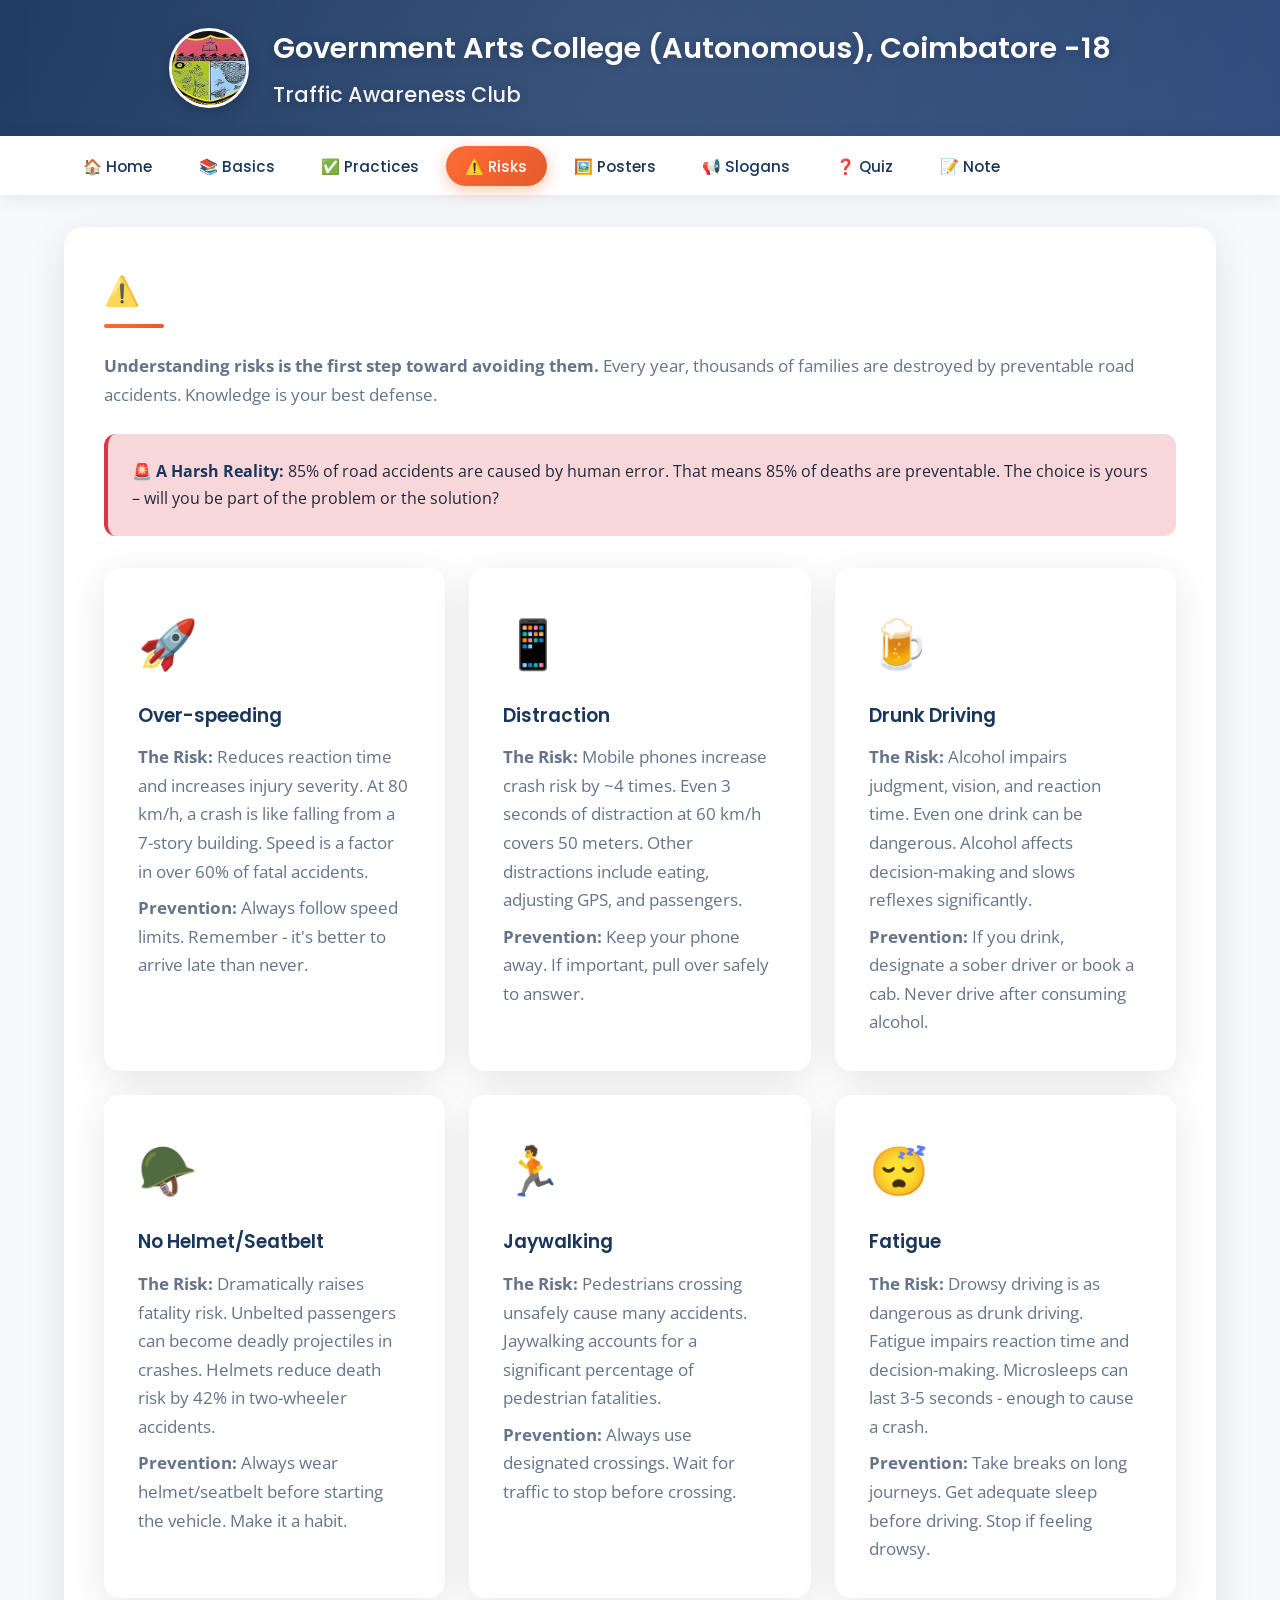
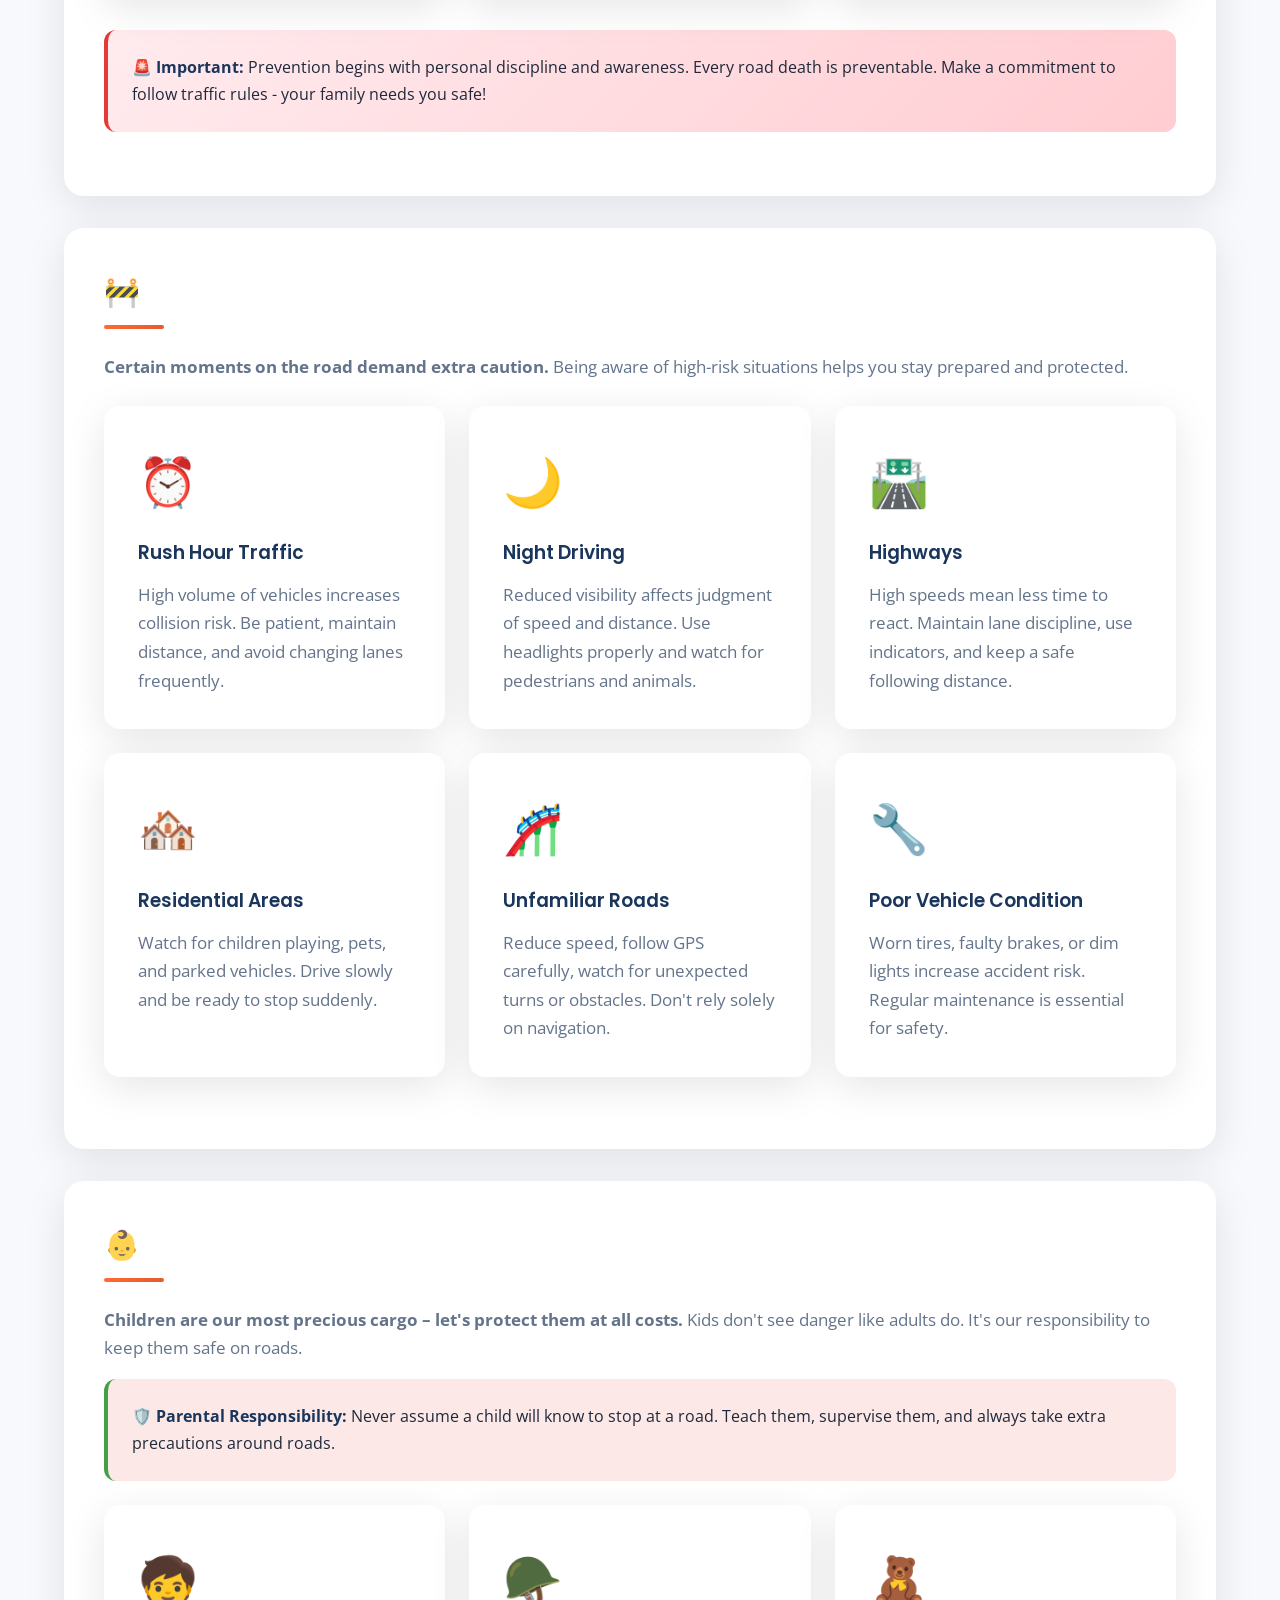
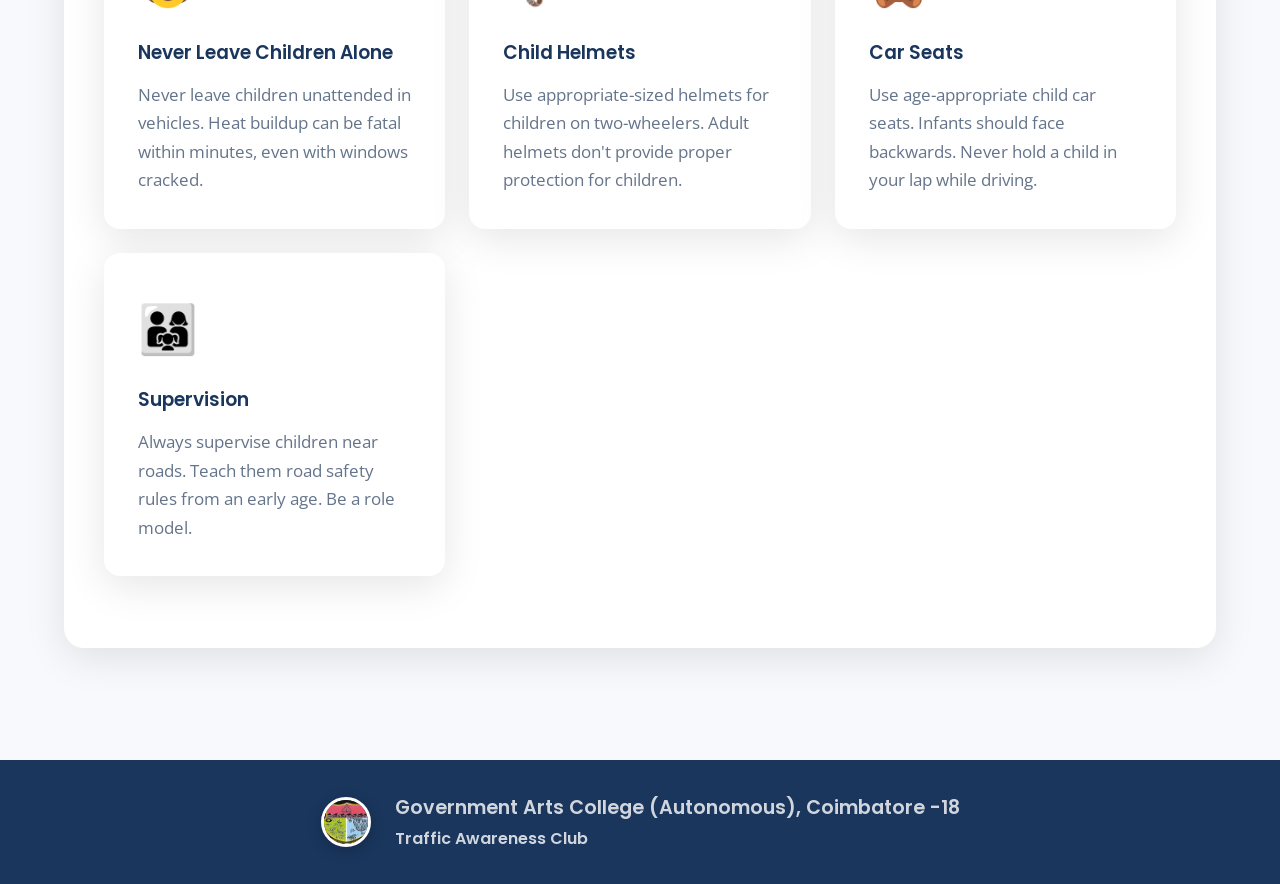
<file: page4.html>
<!DOCTYPE html>
<html lang="en">
<head>
    <meta charset="UTF-8">
    <meta name="viewport" content="width=device-width, initial-scale=1.0">
    <meta name="description" content="Risks and Dangers - Understanding road safety hazards">
    <title>Traffic Awareness Hub – Risks</title>
    <link rel="stylesheet" href="style.css">
    <link rel="preconnect" href="https://fonts.googleapis.com">
    <link rel="preconnect" href="https://fonts.gstatic.com" crossorigin>
    <link href="https://fonts.googleapis.com/css2?family=Poppins:wght@300;400;500;600;700&family=Open+Sans:wght@300;400;600&display=swap" rel="stylesheet">
</head>
<body>

    <header>
        <div class="header-container">
            <img src="logo.jpg" alt="Logo" class="header-logo">
            <div class="header-text">
                <h1>Government Arts College (Autonomous), Coimbatore -18</h1>
                <h2>Traffic Awareness Club</h2>
            </div>
        </div>
    </header>

    <nav>
        <div class="nav-container">
            <div class="menu-toggle">
                <span></span>
                <span></span>
                <span></span>
            </div>
            <ul class="nav-links">
                <li><a href="index.html">🏠 Home</a></li>
                <li><a href="page2.html">📚 Basics</a></li>
                <li><a href="page3.html">✅ Practices</a></li>
                <li><a href="page4.html">⚠️ Risks</a></li>
                <li><a href="page5.html">🖼️ Posters</a></li>
                <li><a href="page8.html">📢 Slogans</a></li>
                <li><a href="page9.html">❓ Quiz</a></li>
                <li><a href="page10.html">📝 Note</a></li>
            </ul>
        </div>
    </nav>

    <main>
        <section>
            <h2>⚠️ Know the Risks – Protect Yourself and Others</h2>
            <p><strong>Understanding risks is the first step toward avoiding them.</strong> Every year, thousands of families are destroyed by preventable road accidents. Knowledge is your best defense.</p>
            
            <div class="info-box warning" style="margin-top: 1.5rem; background: #f8d7da; border-left: 4px solid #dc3545;">
                <strong>🚨 A Harsh Reality:</strong> 85% of road accidents are caused by human error. That means 85% of deaths are preventable. The choice is yours – will you be part of the problem or the solution?
            </div>
            
            <div class="cards-grid" style="margin-top: 2rem;">
                <div class="card">
                    <div class="card-icon">🚀</div>
                    <h3>Over-speeding</h3>
                    <p><strong>The Risk:</strong> Reduces reaction time and increases injury severity. At 80 km/h, a crash is like falling from a 7-story building. Speed is a factor in over 60% of fatal accidents.</p>
                    <p style="margin-top: 0.5rem;"><strong>Prevention:</strong> Always follow speed limits. Remember - it's better to arrive late than never.</p>
                </div>
                <div class="card">
                    <div class="card-icon">📱</div>
                    <h3>Distraction</h3>
                    <p><strong>The Risk:</strong> Mobile phones increase crash risk by ~4 times. Even 3 seconds of distraction at 60 km/h covers 50 meters. Other distractions include eating, adjusting GPS, and passengers.</p>
                    <p style="margin-top: 0.5rem;"><strong>Prevention:</strong> Keep your phone away. If important, pull over safely to answer.</p>
                </div>
                <div class="card">
                    <div class="card-icon">🍺</div>
                    <h3>Drunk Driving</h3>
                    <p><strong>The Risk:</strong> Alcohol impairs judgment, vision, and reaction time. Even one drink can be dangerous. Alcohol affects decision-making and slows reflexes significantly.</p>
                    <p style="margin-top: 0.5rem;"><strong>Prevention:</strong> If you drink, designate a sober driver or book a cab. Never drive after consuming alcohol.</p>
                </div>
                <div class="card">
                    <div class="card-icon">🪖</div>
                    <h3>No Helmet/Seatbelt</h3>
                    <p><strong>The Risk:</strong> Dramatically raises fatality risk. Unbelted passengers can become deadly projectiles in crashes. Helmets reduce death risk by 42% in two-wheeler accidents.</p>
                    <p style="margin-top: 0.5rem;"><strong>Prevention:</strong> Always wear helmet/seatbelt before starting the vehicle. Make it a habit.</p>
                </div>
                <div class="card">
                    <div class="card-icon">🏃</div>
                    <h3>Jaywalking</h3>
                    <p><strong>The Risk:</strong> Pedestrians crossing unsafely cause many accidents. Jaywalking accounts for a significant percentage of pedestrian fatalities.</p>
                    <p style="margin-top: 0.5rem;"><strong>Prevention:</strong> Always use designated crossings. Wait for traffic to stop before crossing.</p>
                </div>
                <div class="card">
                    <div class="card-icon">😴</div>
                    <h3>Fatigue</h3>
                    <p><strong>The Risk:</strong> Drowsy driving is as dangerous as drunk driving. Fatigue impairs reaction time and decision-making. Microsleeps can last 3-5 seconds - enough to cause a crash.</p>
                    <p style="margin-top: 0.5rem;"><strong>Prevention:</strong> Take breaks on long journeys. Get adequate sleep before driving. Stop if feeling drowsy.</p>
                </div>
            </div>

            <div class="info-box warning" style="margin-top: 2rem;">
                <strong>🚨 Important:</strong> Prevention begins with personal discipline and awareness. Every road death is preventable. Make a commitment to follow traffic rules - your family needs you safe!
            </div>
        </section>

        <section>
            <h2>🚧 High-Risk Situations – Stay Extra Alert</h2>
            <p><strong>Certain moments on the road demand extra caution.</strong> Being aware of high-risk situations helps you stay prepared and protected.</p>
            
            <div class="cards-grid" style="margin-top: 1.5rem;">
                <div class="card">
                    <div class="card-icon">⏰</div>
                    <h3>Rush Hour Traffic</h3>
                    <p>High volume of vehicles increases collision risk. Be patient, maintain distance, and avoid changing lanes frequently.</p>
                </div>
                <div class="card">
                    <div class="card-icon">🌙</div>
                    <h3>Night Driving</h3>
                    <p>Reduced visibility affects judgment of speed and distance. Use headlights properly and watch for pedestrians and animals.</p>
                </div>
                <div class="card">
                    <div class="card-icon">🛣️</div>
                    <h3>Highways</h3>
                    <p>High speeds mean less time to react. Maintain lane discipline, use indicators, and keep a safe following distance.</p>
                </div>
                <div class="card">
                    <div class="card-icon">🏘️</div>
                    <h3>Residential Areas</h3>
                    <p>Watch for children playing, pets, and parked vehicles. Drive slowly and be ready to stop suddenly.</p>
                </div>
                <div class="card">
                    <div class="card-icon">🎢</div>
                    <h3>Unfamiliar Roads</h3>
                    <p>Reduce speed, follow GPS carefully, watch for unexpected turns or obstacles. Don't rely solely on navigation.</p>
                </div>
                <div class="card">
                    <div class="card-icon">🔧</div>
                    <h3>Poor Vehicle Condition</h3>
                    <p>Worn tires, faulty brakes, or dim lights increase accident risk. Regular maintenance is essential for safety.</p>
                </div>
            </div>
        </section>

        <section>
            <h2>👶 Our Children – Protect the Most Vulnerable</h2>
            <p><strong>Children are our most precious cargo – let's protect them at all costs.</strong> Kids don't see danger like adults do. It's our responsibility to keep them safe on roads.</p>
            
            <div class="info-box tip" style="margin-top: 1rem; background: #fce8e6;">
                <strong>🛡️ Parental Responsibility:</strong> Never assume a child will know to stop at a road. Teach them, supervise them, and always take extra precautions around roads.
            </div>
            
            <div class="cards-grid" style="margin-top: 1.5rem;">
                <div class="card">
                    <div class="card-icon">🧒</div>
                    <h3>Never Leave Children Alone</h3>
                    <p>Never leave children unattended in vehicles. Heat buildup can be fatal within minutes, even with windows cracked.</p>
                </div>
                <div class="card">
                    <div class="card-icon">🪖</div>
                    <h3>Child Helmets</h3>
                    <p>Use appropriate-sized helmets for children on two-wheelers. Adult helmets don't provide proper protection for children.</p>
                </div>
                <div class="card">
                    <div class="card-icon">🧸</div>
                    <h3>Car Seats</h3>
                    <p>Use age-appropriate child car seats. Infants should face backwards. Never hold a child in your lap while driving.</p>
                </div>
                <div class="card">
                    <div class="card-icon">👨‍👩‍👧</div>
                    <h3>Supervision</h3>
                    <p>Always supervise children near roads. Teach them road safety rules from an early age. Be a role model.</p>
                </div>
            </div>
        </section>
    </main>

    <footer>
        <div class="header-container">
            <img src="logo.jpg" alt="Logo" class="header-logo" style="width: 50px; height: 50px;">
            <div class="header-text">
                <h1 style="font-size: 1.2rem; margin-bottom: 0;">Government Arts College (Autonomous), Coimbatore -18</h1>
                <h2 style="font-size: 1rem;">Traffic Awareness Club</h2>
            </div>
        </div>
    </footer>

    <script src="script.js"></script>
</body>
</html>
</file>
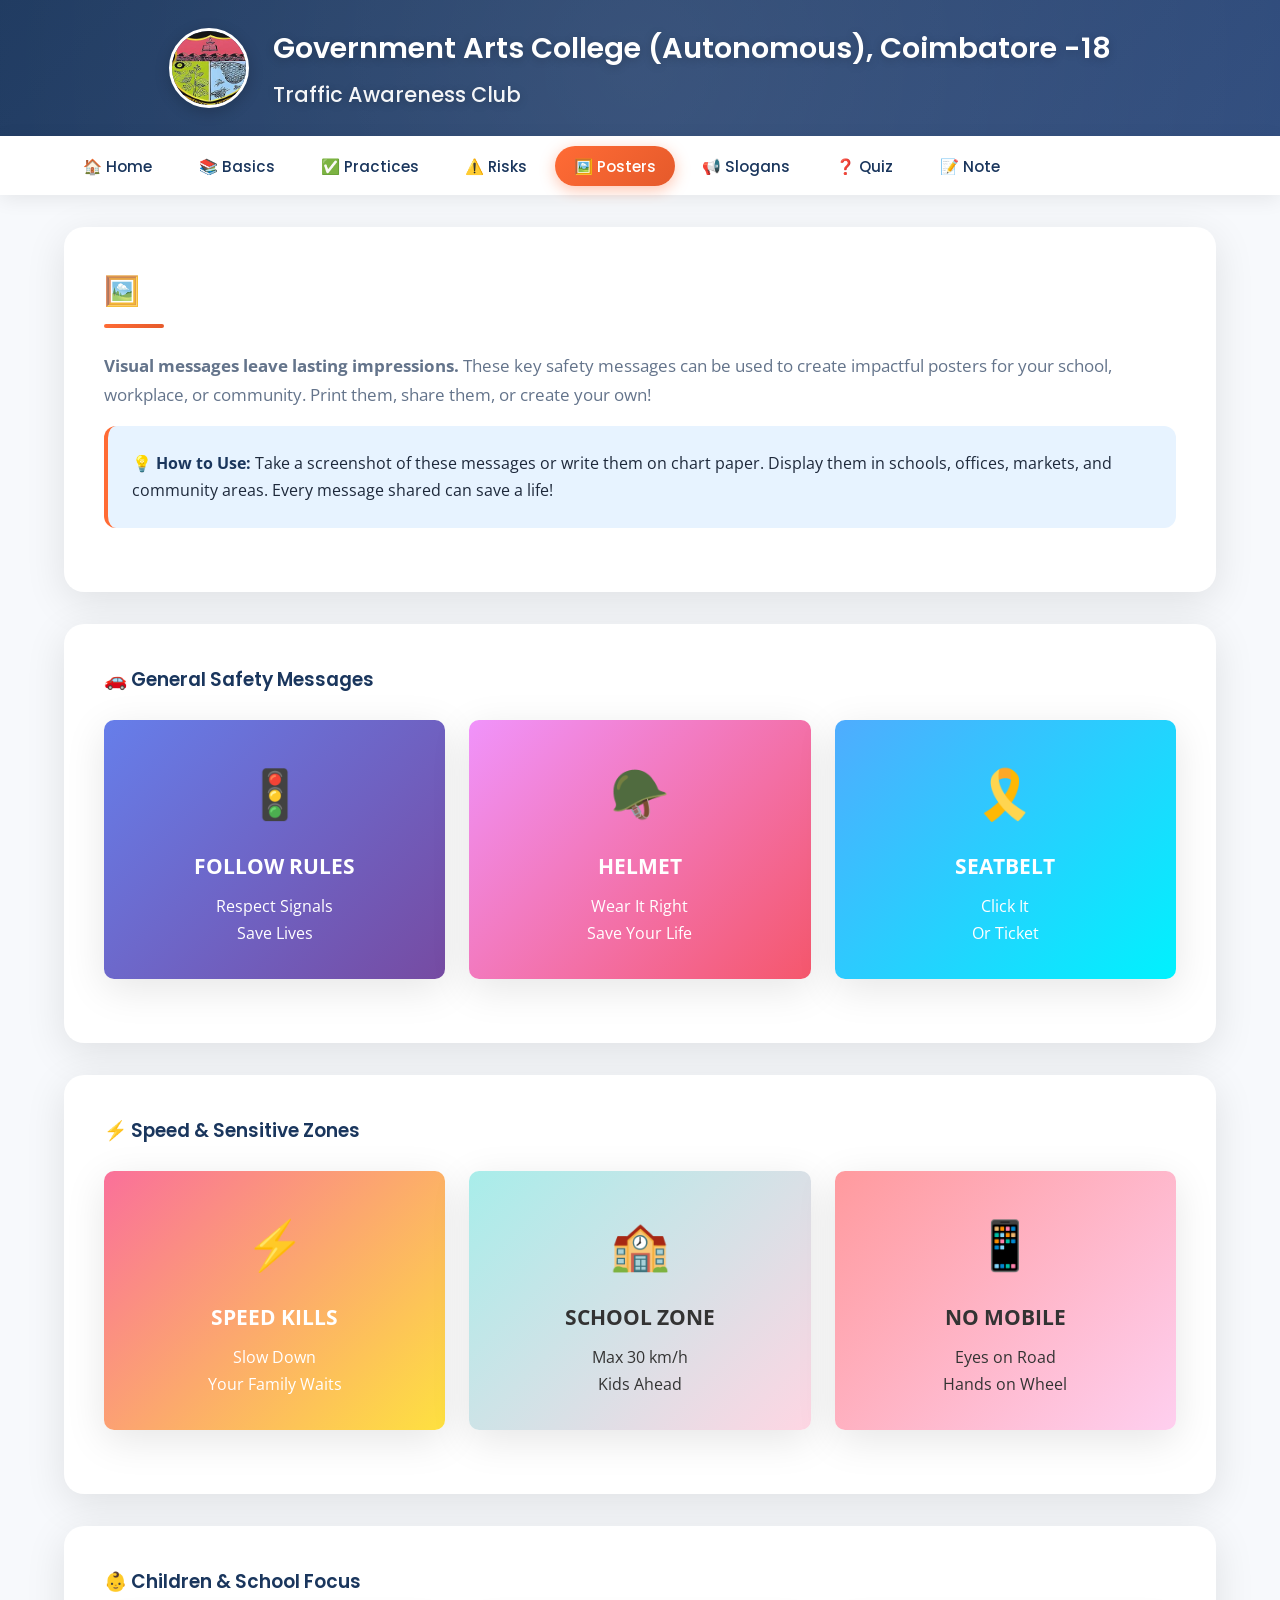
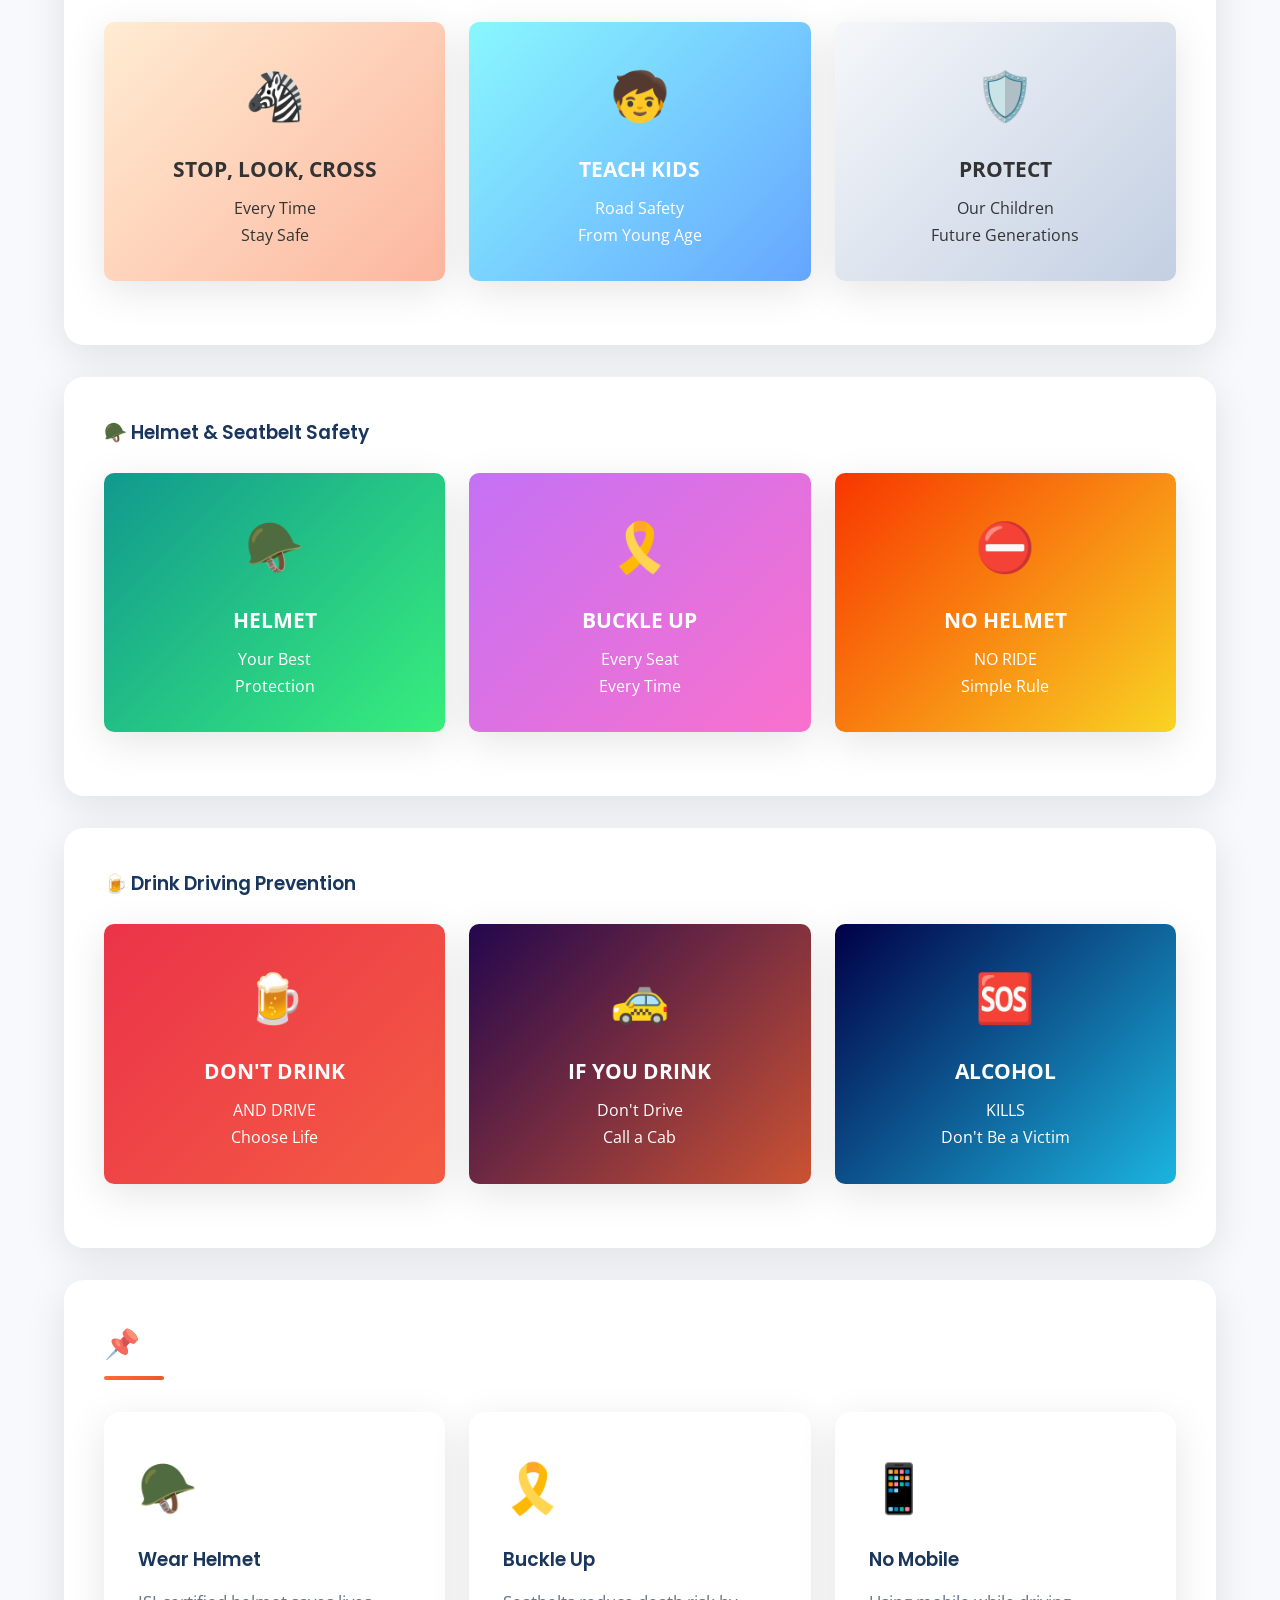
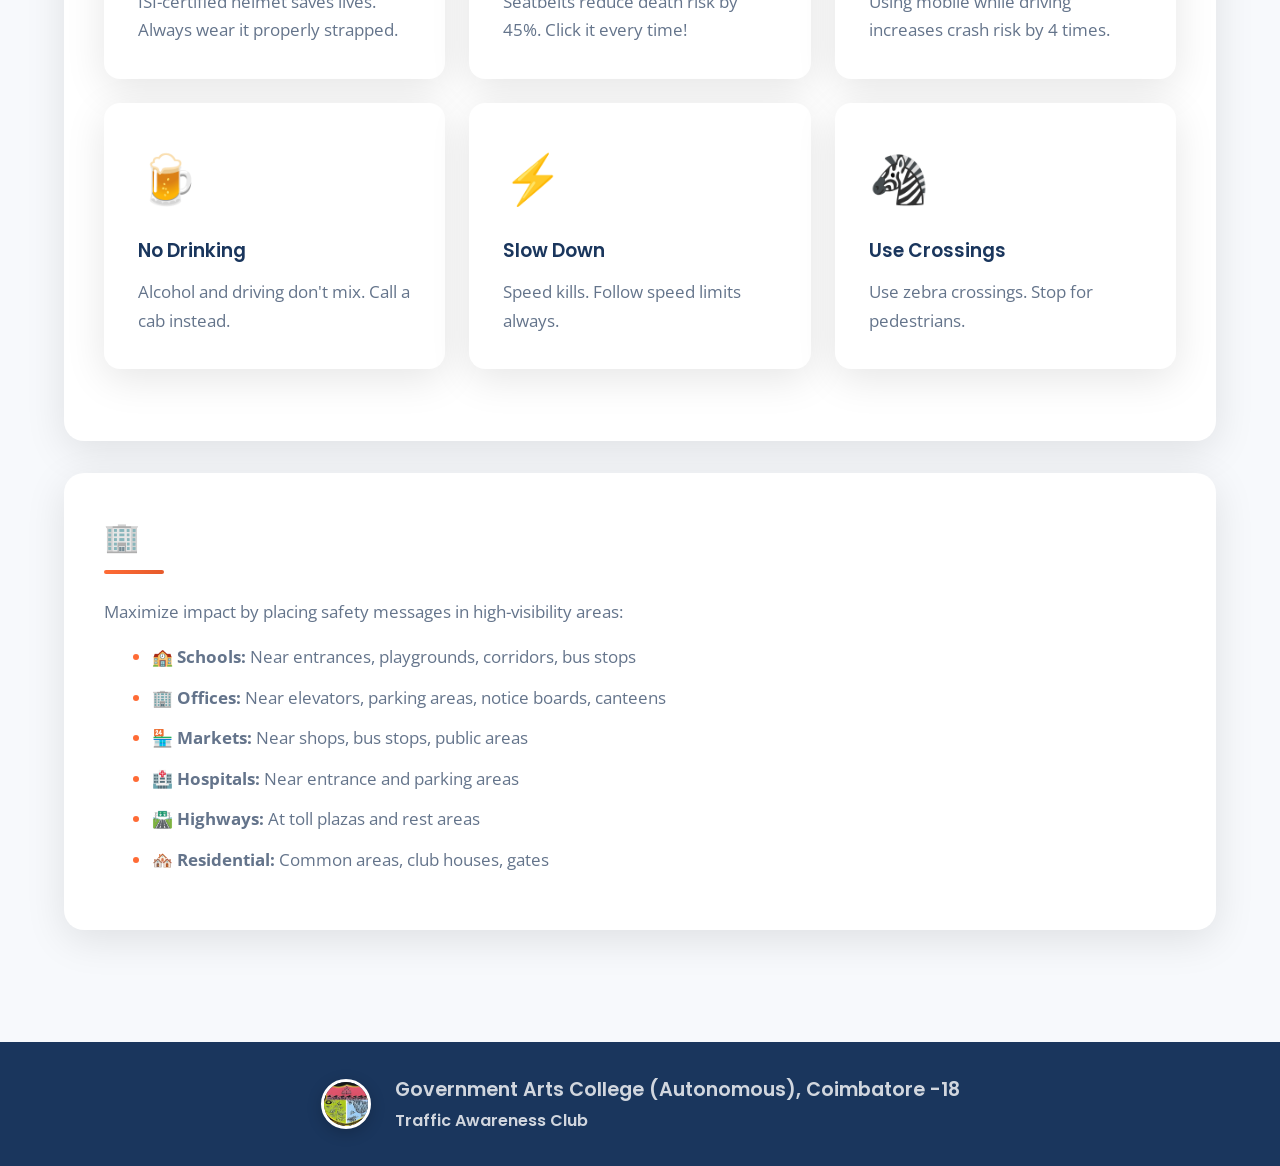
<file: page5.html>
<!DOCTYPE html>
<html lang="en">
<head>
    <meta charset="UTF-8">
    <meta name="viewport" content="width=device-width, initial-scale=1.0">
    <meta name="description" content="Road Safety Posters - All Visual Resources">
    <title>Traffic Awareness Hub – All Posters</title>
    <link rel="stylesheet" href="style.css">
    <link rel="preconnect" href="https://fonts.googleapis.com">
    <link rel="preconnect" href="https://fonts.gstatic.com" crossorigin>
    <link href="https://fonts.googleapis.com/css2?family=Poppins:wght@300;400;500;600;700&family=Open+Sans:wght@300;400;600&display=swap" rel="stylesheet">
</head>
<body>

    <header>
        <div class="header-container">
            <img src="logo.jpg" alt="Logo" class="header-logo">
            <div class="header-text">
                <h1>Government Arts College (Autonomous), Coimbatore -18</h1>
                <h2>Traffic Awareness Club</h2>
            </div>
        </div>
    </header>

    <nav>
        <div class="nav-container">
            <div class="menu-toggle">
                <span></span>
                <span></span>
                <span></span>
            </div>
            <ul class="nav-links">
                <li><a href="index.html">🏠 Home</a></li>
                <li><a href="page2.html">📚 Basics</a></li>
                <li><a href="page3.html">✅ Practices</a></li>
                <li><a href="page4.html">⚠️ Risks</a></li>
                <li><a href="page5.html">🖼️ Posters</a></li>
                <li><a href="page8.html">📢 Slogans</a></li>
                <li><a href="page9.html">❓ Quiz</a></li>
                <li><a href="page10.html">📝 Note</a></li>
            </ul>
        </div>
    </nav>

    <main>
        <section>
            <h2>🖼️ Life-Saving Messages – Share These Posters</h2>
            <p><strong>Visual messages leave lasting impressions.</strong> These key safety messages can be used to create impactful posters for your school, workplace, or community. Print them, share them, or create your own!</p>
            
            <div class="info-box" style="margin-top: 1rem; background: #e7f3ff;">
                <strong>💡 How to Use:</strong> Take a screenshot of these messages or write them on chart paper. Display them in schools, offices, markets, and community areas. Every message shared can save a life!
            </div>
        </section>

        <section>
            <h3>🚗 General Safety Messages</h3>
            <div class="poster-grid">
                <div class="poster-card" style="background: linear-gradient(135deg, #667eea 0%, #764ba2 100%); color: white; padding: 2rem; border-radius: 10px; text-align: center;">
                    <div style="font-size: 3rem; margin-bottom: 1rem;">🚦</div>
                    <div style="font-size: 1.3rem; font-weight: bold;">FOLLOW RULES</div>
                    <div style="font-size: 1rem; margin-top: 0.5rem;">Respect Signals</div>
                    <div style="font-size: 1rem;">Save Lives</div>
                </div>
                <div class="poster-card" style="background: linear-gradient(135deg, #f093fb 0%, #f5576c 100%); color: white; padding: 2rem; border-radius: 10px; text-align: center;">
                    <div style="font-size: 3rem; margin-bottom: 1rem;">🪖</div>
                    <div style="font-size: 1.3rem; font-weight: bold;">HELMET</div>
                    <div style="font-size: 1rem; margin-top: 0.5rem;">Wear It Right</div>
                    <div style="font-size: 1rem;">Save Your Life</div>
                </div>
                <div class="poster-card" style="background: linear-gradient(135deg, #4facfe 0%, #00f2fe 100%); color: white; padding: 2rem; border-radius: 10px; text-align: center;">
                    <div style="font-size: 3rem; margin-bottom: 1rem;">🎗️</div>
                    <div style="font-size: 1.3rem; font-weight: bold;">SEATBELT</div>
                    <div style="font-size: 1rem; margin-top: 0.5rem;">Click It</div>
                    <div style="font-size: 1rem;">Or Ticket</div>
                </div>
            </div>
        </section>

        <section>
            <h3>⚡ Speed & Sensitive Zones</h3>
            <div class="poster-grid">
                <div class="poster-card" style="background: linear-gradient(135deg, #fa709a 0%, #fee140 100%); color: white; padding: 2rem; border-radius: 10px; text-align: center;">
                    <div style="font-size: 3rem; margin-bottom: 1rem;">⚡</div>
                    <div style="font-size: 1.3rem; font-weight: bold;">SPEED KILLS</div>
                    <div style="font-size: 1rem; margin-top: 0.5rem;">Slow Down</div>
                    <div style="font-size: 1rem;">Your Family Waits</div>
                </div>
                <div class="poster-card" style="background: linear-gradient(135deg, #a8edea 0%, #fed6e3 100%); color: #333; padding: 2rem; border-radius: 10px; text-align: center;">
                    <div style="font-size: 3rem; margin-bottom: 1rem;">🏫</div>
                    <div style="font-size: 1.3rem; font-weight: bold;">SCHOOL ZONE</div>
                    <div style="font-size: 1rem; margin-top: 0.5rem;">Max 30 km/h</div>
                    <div style="font-size: 1rem;">Kids Ahead</div>
                </div>
                <div class="poster-card" style="background: linear-gradient(135deg, #ff9a9e 0%, #fecfef 100%); color: #333; padding: 2rem; border-radius: 10px; text-align: center;">
                    <div style="font-size: 3rem; margin-bottom: 1rem;">📱</div>
                    <div style="font-size: 1.3rem; font-weight: bold;">NO MOBILE</div>
                    <div style="font-size: 1rem; margin-top: 0.5rem;">Eyes on Road</div>
                    <div style="font-size: 1rem;">Hands on Wheel</div>
                </div>
            </div>
        </section>

        <section>
            <h3>👶 Children & School Focus</h3>
            <div class="poster-grid">
                <div class="poster-card" style="background: linear-gradient(135deg, #ffecd2 0%, #fcb69f 100%); color: #333; padding: 2rem; border-radius: 10px; text-align: center;">
                    <div style="font-size: 3rem; margin-bottom: 1rem;">🦓</div>
                    <div style="font-size: 1.3rem; font-weight: bold;">STOP, LOOK, CROSS</div>
                    <div style="font-size: 1rem; margin-top: 0.5rem;">Every Time</div>
                    <div style="font-size: 1rem;">Stay Safe</div>
                </div>
                <div class="poster-card" style="background: linear-gradient(135deg, #89f7fe 0%, #66a6ff 100%); color: white; padding: 2rem; border-radius: 10px; text-align: center;">
                    <div style="font-size: 3rem; margin-bottom: 1rem;">🧒</div>
                    <div style="font-size: 1.3rem; font-weight: bold;">TEACH KIDS</div>
                    <div style="font-size: 1rem; margin-top: 0.5rem;">Road Safety</div>
                    <div style="font-size: 1rem;">From Young Age</div>
                </div>
                <div class="poster-card" style="background: linear-gradient(135deg, #f5f7fa 0%, #c3cfe2 100%); color: #333; padding: 2rem; border-radius: 10px; text-align: center;">
                    <div style="font-size: 3rem; margin-bottom: 1rem;">🛡️</div>
                    <div style="font-size: 1.3rem; font-weight: bold;">PROTECT</div>
                    <div style="font-size: 1rem; margin-top: 0.5rem;">Our Children</div>
                    <div style="font-size: 1rem;">Future Generations</div>
                </div>
            </div>
        </section>

        <section>
            <h3>🪖 Helmet & Seatbelt Safety</h3>
            <div class="poster-grid">
                <div class="poster-card" style="background: linear-gradient(135deg, #11998e 0%, #38ef7d 100%); color: white; padding: 2rem; border-radius: 10px; text-align: center;">
                    <div style="font-size: 3rem; margin-bottom: 1rem;">🪖</div>
                    <div style="font-size: 1.3rem; font-weight: bold;">HELMET</div>
                    <div style="font-size: 1rem; margin-top: 0.5rem;">Your Best</div>
                    <div style="font-size: 1rem;">Protection</div>
                </div>
                <div class="poster-card" style="background: linear-gradient(135deg, #c471f5 0%, #fa71cd 100%); color: white; padding: 2rem; border-radius: 10px; text-align: center;">
                    <div style="font-size: 3rem; margin-bottom: 1rem;">🎗️</div>
                    <div style="font-size: 1.3rem; font-weight: bold;">BUCKLE UP</div>
                    <div style="font-size: 1rem; margin-top: 0.5rem;">Every Seat</div>
                    <div style="font-size: 1rem;">Every Time</div>
                </div>
                <div class="poster-card" style="background: linear-gradient(135deg, #f83600 0%, #f9d423 100%); color: white; padding: 2rem; border-radius: 10px; text-align: center;">
                    <div style="font-size: 3rem; margin-bottom: 1rem;">⛔</div>
                    <div style="font-size: 1.3rem; font-weight: bold;">NO HELMET</div>
                    <div style="font-size: 1rem; margin-top: 0.5rem;">NO RIDE</div>
                    <div style="font-size: 1rem;">Simple Rule</div>
                </div>
            </div>
        </section>

        <section>
            <h3>🍺 Drink Driving Prevention</h3>
            <div class="poster-grid">
                <div class="poster-card" style="background: linear-gradient(135deg, #eb3349 0%, #f45c43 100%); color: white; padding: 2rem; border-radius: 10px; text-align: center;">
                    <div style="font-size: 3rem; margin-bottom: 1rem;">🍺</div>
                    <div style="font-size: 1.3rem; font-weight: bold;">DON'T DRINK</div>
                    <div style="font-size: 1rem; margin-top: 0.5rem;">AND DRIVE</div>
                    <div style="font-size: 1rem;">Choose Life</div>
                </div>
                <div class="poster-card" style="background: linear-gradient(135deg, #23074d 0%, #cc5333 100%); color: white; padding: 2rem; border-radius: 10px; text-align: center;">
                    <div style="font-size: 3rem; margin-bottom: 1rem;">🚕</div>
                    <div style="font-size: 1.3rem; font-weight: bold;">IF YOU DRINK</div>
                    <div style="font-size: 1rem; margin-top: 0.5rem;">Don't Drive</div>
                    <div style="font-size: 1rem;">Call a Cab</div>
                </div>
                <div class="poster-card" style="background: linear-gradient(135deg, #000046 0%, #1cb5e0 100%); color: white; padding: 2rem; border-radius: 10px; text-align: center;">
                    <div style="font-size: 3rem; margin-bottom: 1rem;">🆘</div>
                    <div style="font-size: 1.3rem; font-weight: bold;">ALCOHOL</div>
                    <div style="font-size: 1rem; margin-top: 0.5rem;">KILLS</div>
                    <div style="font-size: 1rem;">Don't Be a Victim</div>
                </div>
            </div>
        </section>

        <section>
            <h2>📌 Key Safety Messages to Remember</h2>
            <div class="cards-grid">
                <div class="card">
                    <div class="card-icon">🪖</div>
                    <h3>Wear Helmet</h3>
                    <p>ISI-certified helmet saves lives. Always wear it properly strapped.</p>
                </div>
                <div class="card">
                    <div class="card-icon">🎗️</div>
                    <h3>Buckle Up</h3>
                    <p>Seatbelts reduce death risk by 45%. Click it every time!</p>
                </div>
                <div class="card">
                    <div class="card-icon">📱</div>
                    <h3>No Mobile</h3>
                    <p>Using mobile while driving increases crash risk by 4 times.</p>
                </div>
                <div class="card">
                    <div class="card-icon">🍺</div>
                    <h3>No Drinking</h3>
                    <p>Alcohol and driving don't mix. Call a cab instead.</p>
                </div>
                <div class="card">
                    <div class="card-icon">⚡</div>
                    <h3>Slow Down</h3>
                    <p>Speed kills. Follow speed limits always.</p>
                </div>
                <div class="card">
                    <div class="card-icon">🦓</div>
                    <h3>Use Crossings</h3>
                    <p>Use zebra crossings. Stop for pedestrians.</p>
                </div>
            </div>
        </section>

        <section>
            <h2>🏢 Where to Display These Messages</h2>
            <p>Maximize impact by placing safety messages in high-visibility areas:</p>
            <ul style="margin-top: 1rem; margin-left: 1.5rem;">
                <li><strong>🏫 Schools:</strong> Near entrances, playgrounds, corridors, bus stops</li>
                <li><strong>🏢 Offices:</strong> Near elevators, parking areas, notice boards, canteens</li>
                <li><strong>🏪 Markets:</strong> Near shops, bus stops, public areas</li>
                <li><strong>🏥 Hospitals:</strong> Near entrance and parking areas</li>
                <li><strong>🛣️ Highways:</strong> At toll plazas and rest areas</li>
                <li><strong>🏘️ Residential:</strong> Common areas, club houses, gates</li>
            </ul>
        </section>
    </main>

    <footer>
        <div class="header-container">
            <img src="logo.jpg" alt="Logo" class="header-logo" style="width: 50px; height: 50px;">
            <div class="header-text">
                <h1 style="font-size: 1.2rem; margin-bottom: 0;">Government Arts College (Autonomous), Coimbatore -18</h1>
                <h2 style="font-size: 1rem;">Traffic Awareness Club</h2>
            </div>
        </div>
    </footer>

    <script src="script.js"></script>
</body>
</html>
</file>
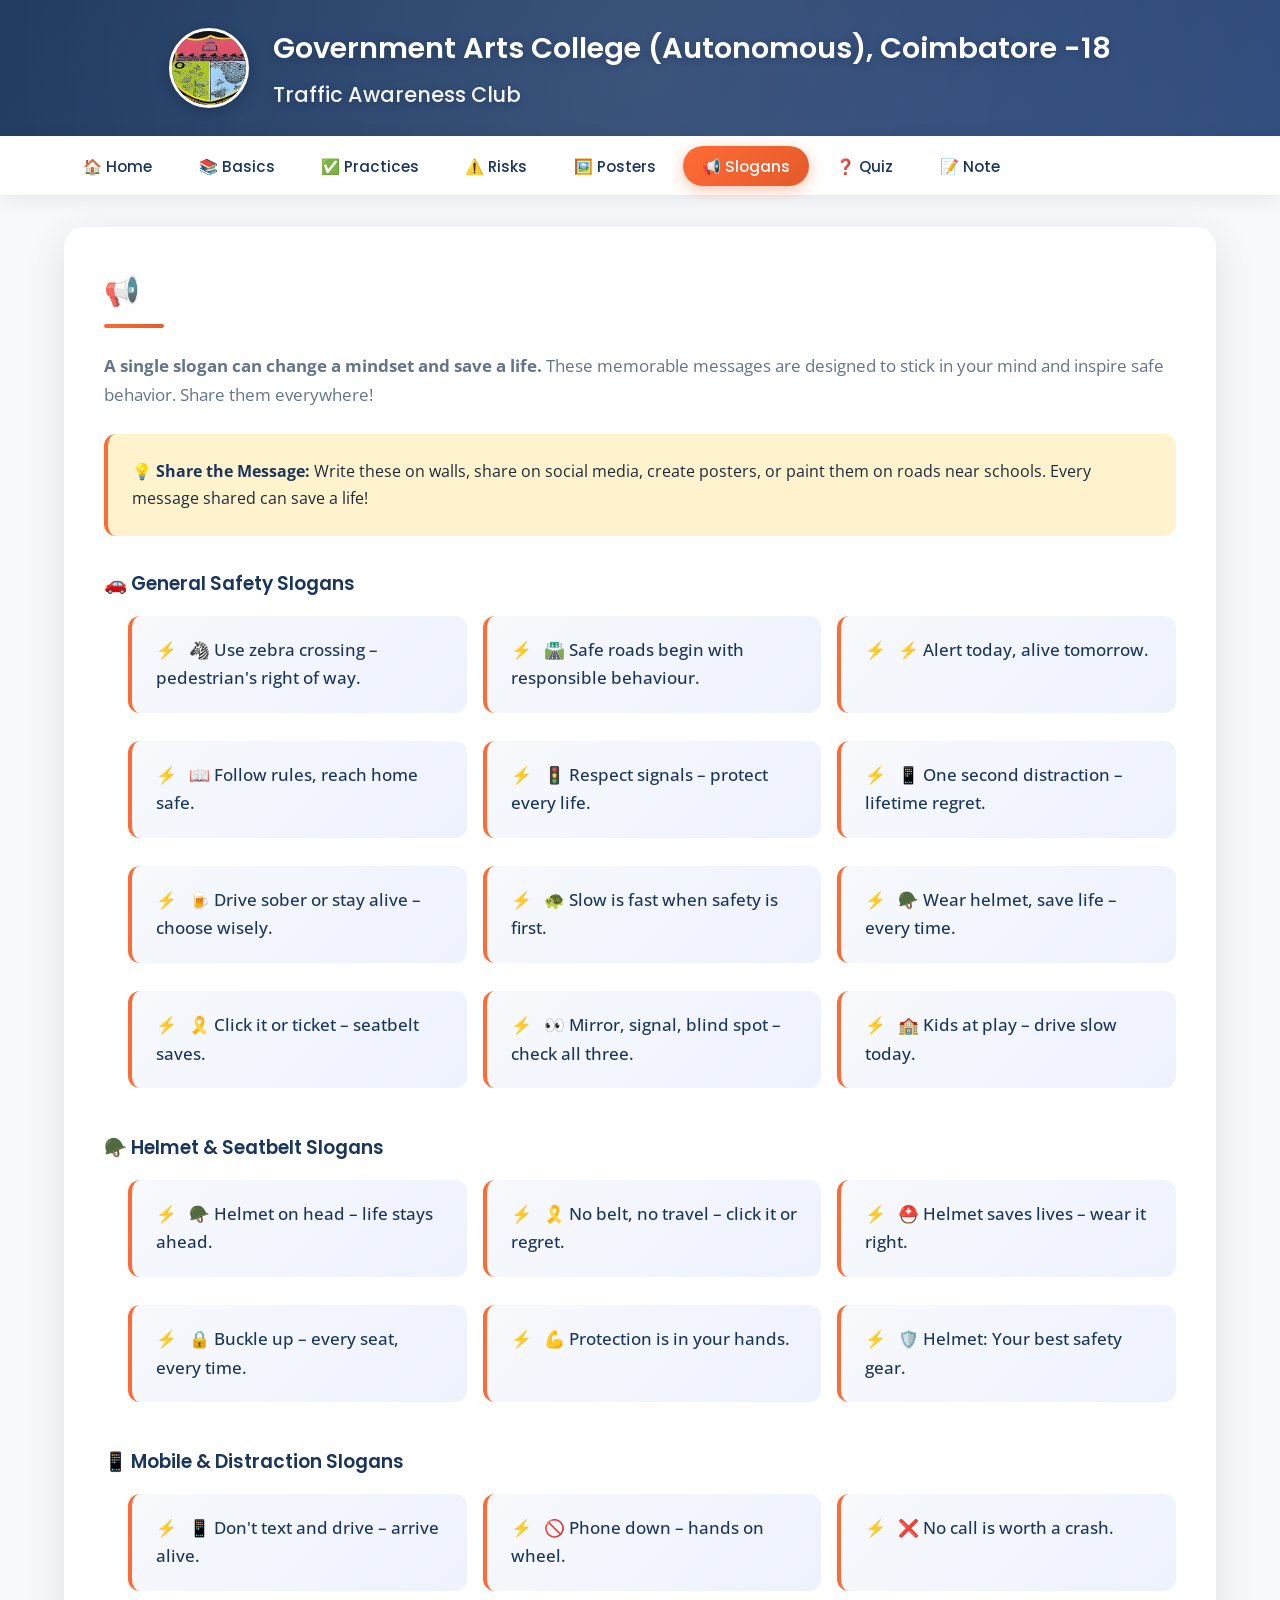
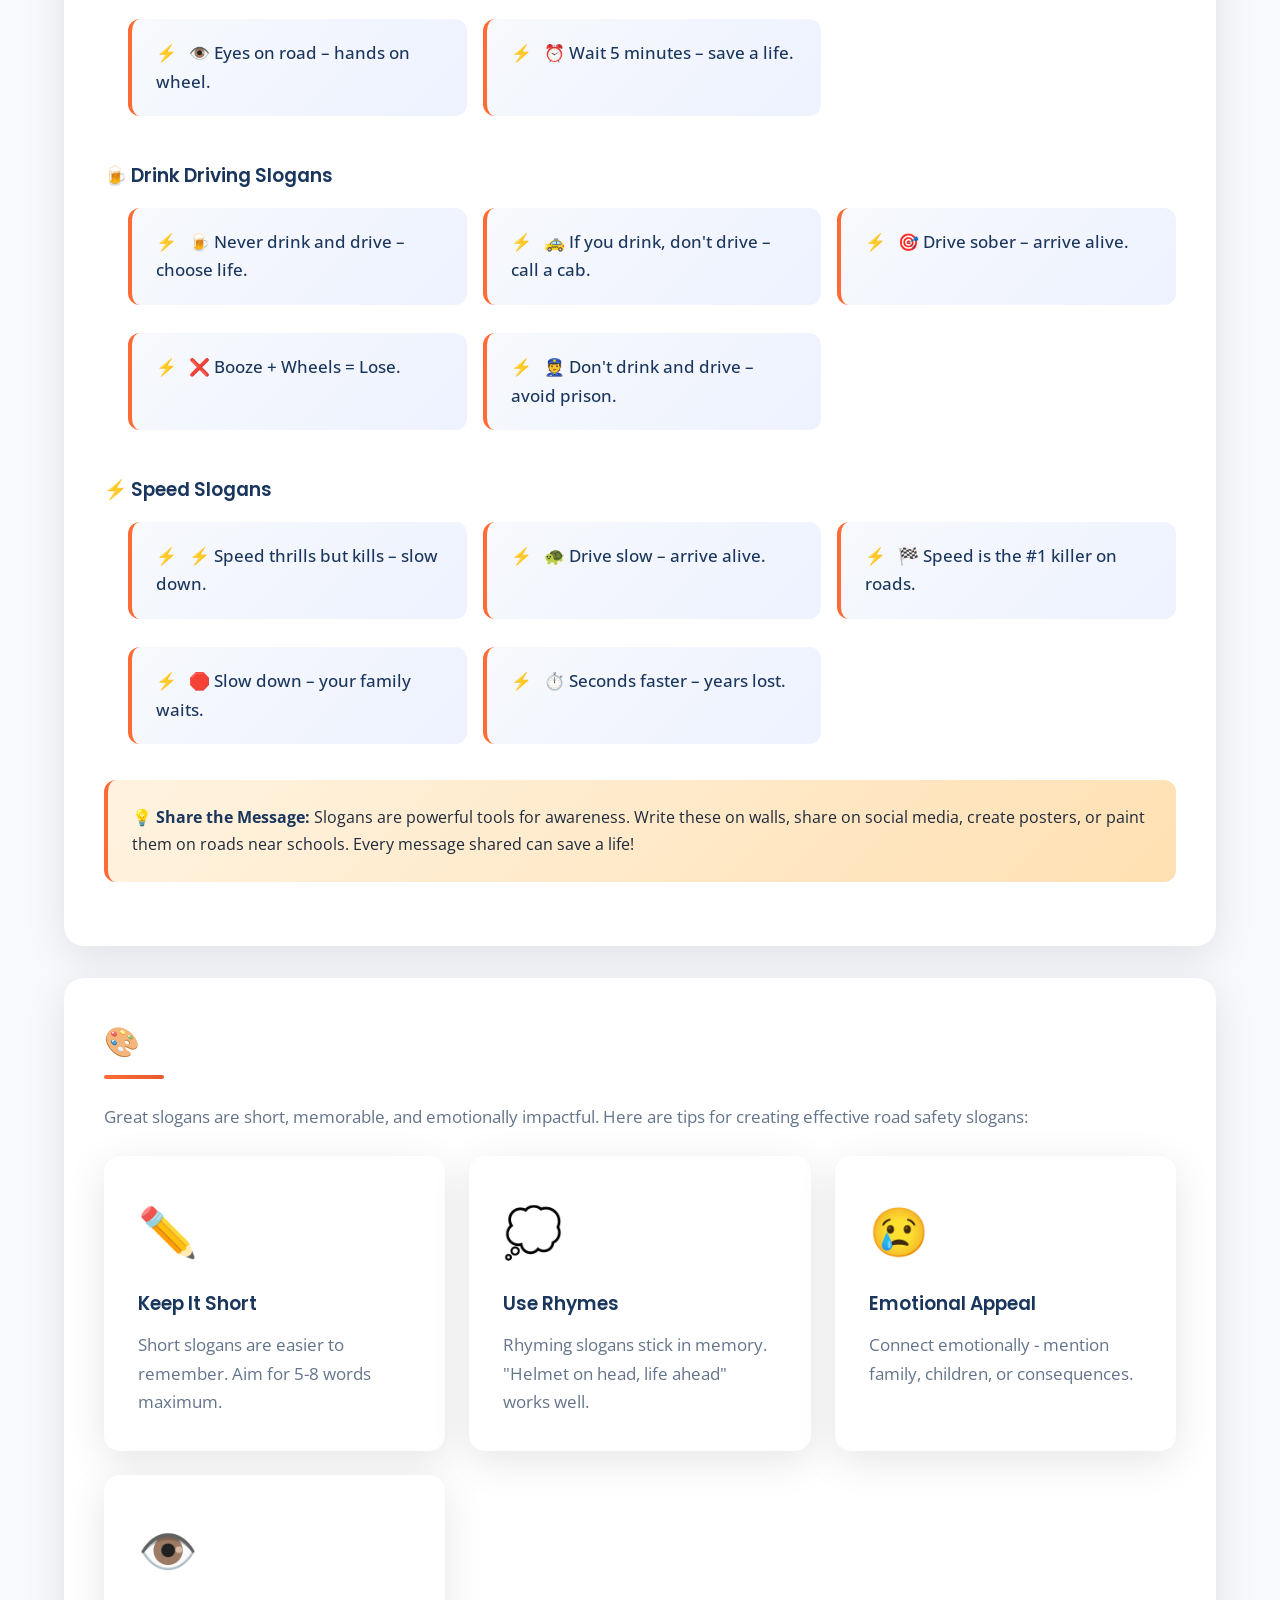
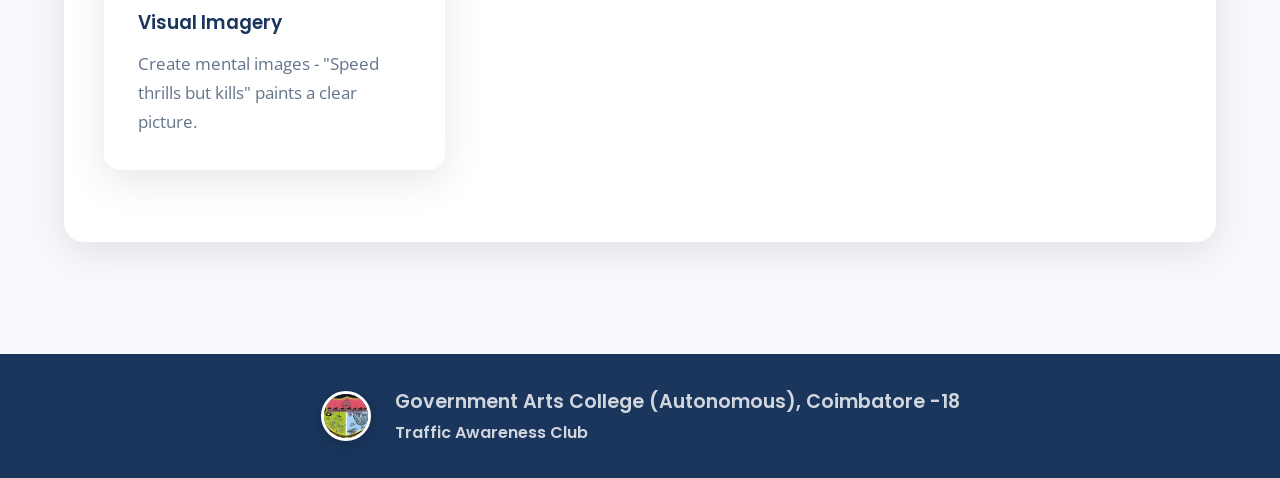
<file: page8.html>
<!DOCTYPE html>
<html lang="en">
<head>
    <meta charset="UTF-8">
    <meta name="viewport" content="width=device-width, initial-scale=1.0">
    <meta name="description" content="Road Safety Slogans - Spreading awareness through memorable messages">
    <title>Traffic Awareness Hub – Slogans</title>
    <link rel="stylesheet" href="style.css">
    <link rel="preconnect" href="https://fonts.googleapis.com">
    <link rel="preconnect" href="https://fonts.gstatic.com" crossorigin>
    <link href="https://fonts.googleapis.com/css2?family=Poppins:wght@300;400;500;600;700&family=Open+Sans:wght@300;400;600&display=swap" rel="stylesheet">
</head>
<body>

    <header>
        <div class="header-container">
            <img src="logo.jpg" alt="Logo" class="header-logo">
            <div class="header-text">
                <h1>Government Arts College (Autonomous), Coimbatore -18</h1>
                <h2>Traffic Awareness Club</h2>
            </div>
        </div>
    </header>

    <nav>
        <div class="nav-container">
            <div class="menu-toggle">
                <span></span>
                <span></span>
                <span></span>
            </div>
            <ul class="nav-links">
                <li><a href="index.html">🏠 Home</a></li>
                <li><a href="page2.html">📚 Basics</a></li>
                <li><a href="page3.html">✅ Practices</a></li>
                <li><a href="page4.html">⚠️ Risks</a></li>
                <li><a href="page5.html">🖼️ Posters</a></li>
                <li><a href="page8.html">📢 Slogans</a></li>
                <li><a href="page9.html">❓ Quiz</a></li>
                <li><a href="page10.html">📝 Note</a></li>
            </ul>
        </div>
    </nav>

    <main>
        <section>
            <h2>📢 Powerful Slogans – Words That Save Lives</h2>
            <p><strong>A single slogan can change a mindset and save a life.</strong> These memorable messages are designed to stick in your mind and inspire safe behavior. Share them everywhere!</p>
            
            <div class="info-box" style="margin-top: 1.5rem; background: #fff3cd;">
                <strong>💡 Share the Message:</strong> Write these on walls, share on social media, create posters, or paint them on roads near schools. Every message shared can save a life!
            </div>
            
            <h3 style="margin-top: 2rem; color: var(--secondary);">🚗 General Safety Slogans</h3>
            <ul class="slogans-grid" style="margin-top: 1rem;">
                <li>🦓 Use zebra crossing – pedestrian's right of way.</li>
                <li>🛣️ Safe roads begin with responsible behaviour.</li>
                <li>⚡ Alert today, alive tomorrow.</li>
                <li>📖 Follow rules, reach home safe.</li>
                <li>🚦 Respect signals – protect every life.</li>
                <li>📱 One second distraction – lifetime regret.</li>
                <li>🍺 Drive sober or stay alive – choose wisely.</li>
                <li>🐢 Slow is fast when safety is first.</li>
                <li>🪖 Wear helmet, save life – every time.</li>
                <li>🎗️ Click it or ticket – seatbelt saves.</li>
                <li>👀 Mirror, signal, blind spot – check all three.</li>
                <li>🏫 Kids at play – drive slow today.</li>
            </ul>

            <h3 style="margin-top: 2rem; color: var(--secondary);">🪖 Helmet & Seatbelt Slogans</h3>
            <ul class="slogans-grid" style="margin-top: 1rem;">
                <li>🪖 Helmet on head – life stays ahead.</li>
                <li>🎗️ No belt, no travel – click it or regret.</li>
                <li>⛑️ Helmet saves lives – wear it right.</li>
                <li>🔒 Buckle up – every seat, every time.</li>
                <li>💪 Protection is in your hands.</li>
                <li>🛡️ Helmet: Your best safety gear.</li>
            </ul>

            <h3 style="margin-top: 2rem; color: var(--secondary);">📱 Mobile & Distraction Slogans</h3>
            <ul class="slogans-grid" style="margin-top: 1rem;">
                <li>📱 Don't text and drive – arrive alive.</li>
                <li>🚫 Phone down – hands on wheel.</li>
                <li>❌ No call is worth a crash.</li>
                <li>👁️ Eyes on road – hands on wheel.</li>
                <li>⏰ Wait 5 minutes – save a life.</li>
            </ul>

            <h3 style="margin-top: 2rem; color: var(--secondary);">🍺 Drink Driving Slogans</h3>
            <ul class="slogans-grid" style="margin-top: 1rem;">
                <li>🍺 Never drink and drive – choose life.</li>
                <li>🚕 If you drink, don't drive – call a cab.</li>
                <li>🎯 Drive sober – arrive alive.</li>
                <li>❌ Booze + Wheels = Lose.</li>
                <li>👮 Don't drink and drive – avoid prison.</li>
            </ul>

            <h3 style="margin-top: 2rem; color: var(--secondary);">⚡ Speed Slogans</h3>
            <ul class="slogans-grid" style="margin-top: 1rem;">
                <li>⚡ Speed thrills but kills – slow down.</li>
                <li>🐢 Drive slow – arrive alive.</li>
                <li>🏁 Speed is the #1 killer on roads.</li>
                <li>🛑 Slow down – your family waits.</li>
                <li>⏱️ Seconds faster – years lost.</li>
            </ul>

            <div class="info-box">
                <strong>💡 Share the Message:</strong> Slogans are powerful tools for awareness. Write these on walls, share on social media, create posters, or paint them on roads near schools. Every message shared can save a life!
            </div>
        </section>

        <section>
            <h2>🎨 Create Your Own Slogans</h2>
            <p>Great slogans are short, memorable, and emotionally impactful. Here are tips for creating effective road safety slogans:</p>
            
            <div class="cards-grid" style="margin-top: 1.5rem;">
                <div class="card">
                    <div class="card-icon">✏️</div>
                    <h3>Keep It Short</h3>
                    <p>Short slogans are easier to remember. Aim for 5-8 words maximum.</p>
                </div>
                <div class="card">
                    <div class="card-icon">💭</div>
                    <h3>Use Rhymes</h3>
                    <p>Rhyming slogans stick in memory. "Helmet on head, life ahead" works well.</p>
                </div>
                <div class="card">
                    <div class="card-icon">😢</div>
                    <h3>Emotional Appeal</h3>
                    <p>Connect emotionally - mention family, children, or consequences.</p>
                </div>
                <div class="card">
                    <div class="card-icon">👁️</div>
                    <h3>Visual Imagery</h3>
                    <p>Create mental images - "Speed thrills but kills" paints a clear picture.</p>
                </div>
            </div>
        </section>
    </main>

    <footer>
        <div class="header-container">
            <img src="logo.jpg" alt="Logo" class="header-logo" style="width: 50px; height: 50px;">
            <div class="header-text">
                <h1 style="font-size: 1.2rem; margin-bottom: 0;">Government Arts College (Autonomous), Coimbatore -18</h1>
                <h2 style="font-size: 1rem;">Traffic Awareness Club</h2>
            </div>
        </div>
    </footer>

    <script src="script.js"></script>
</body>
</html>
</file>
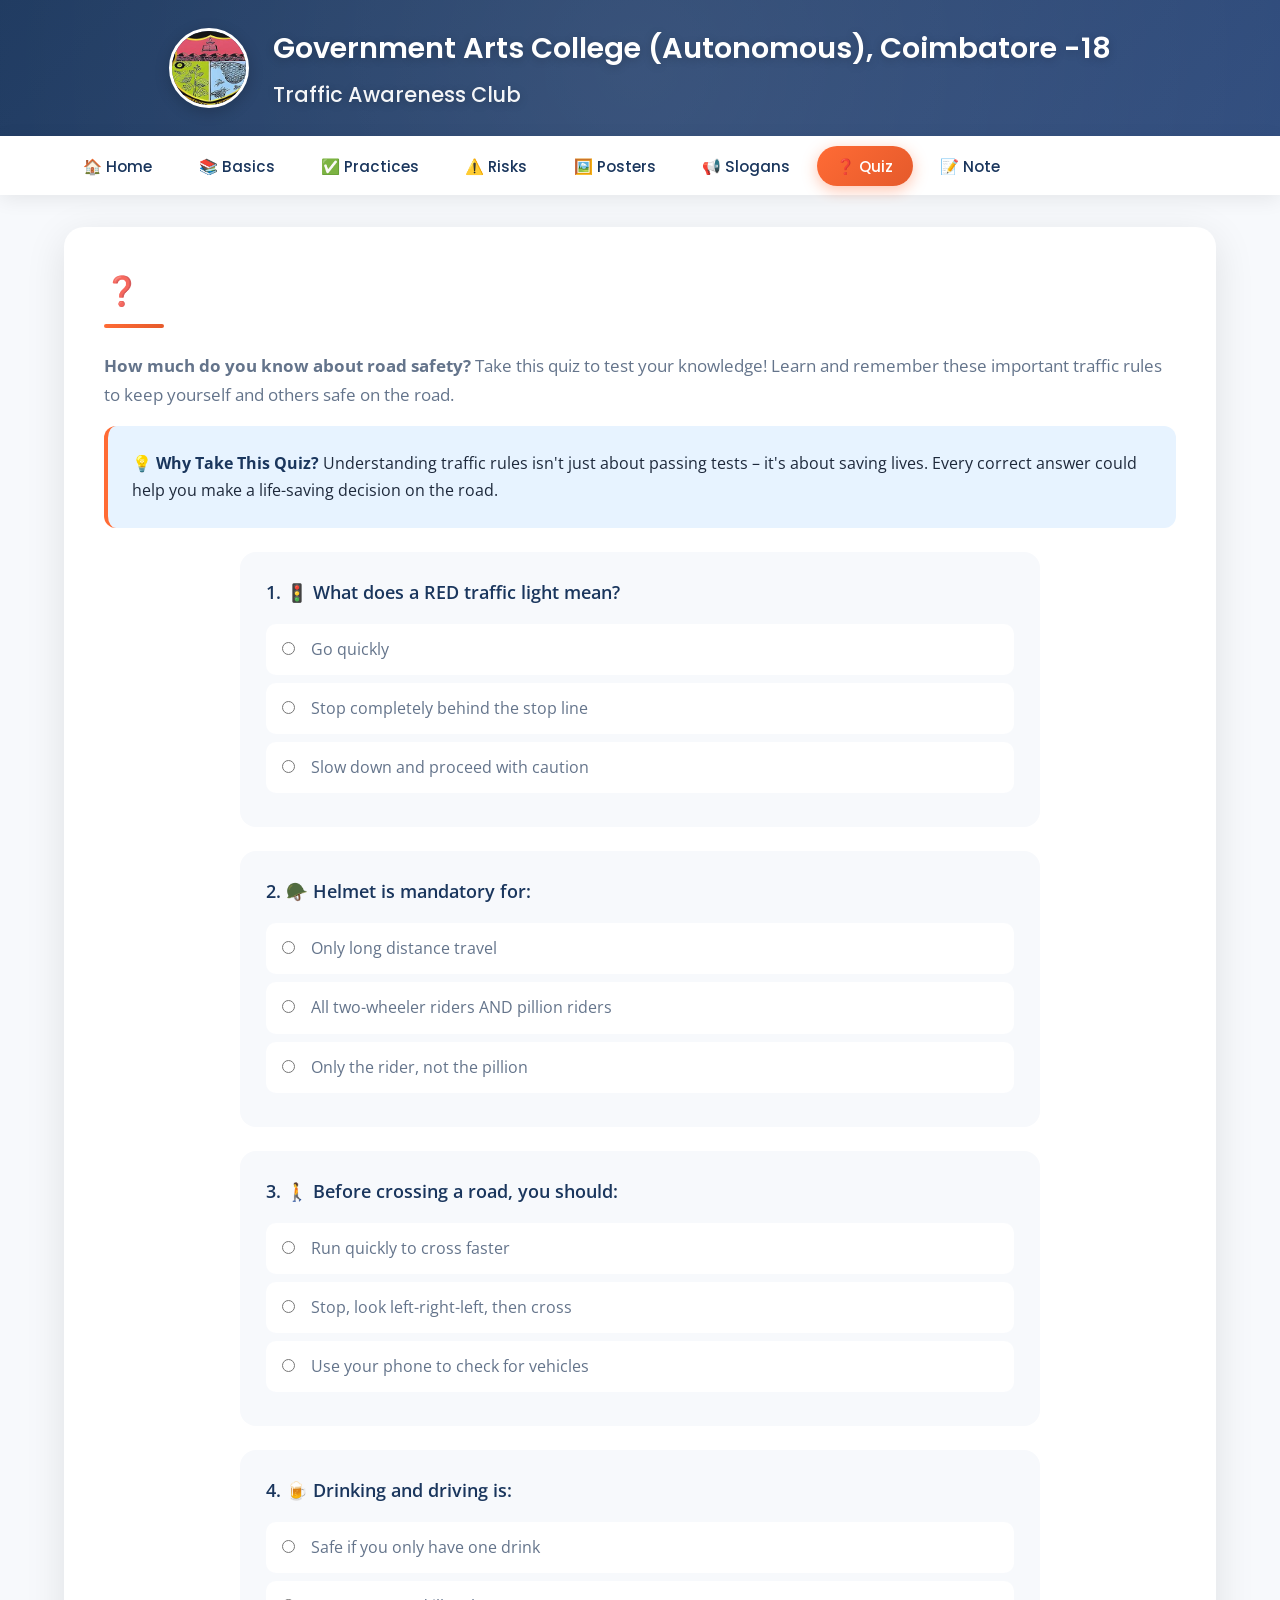
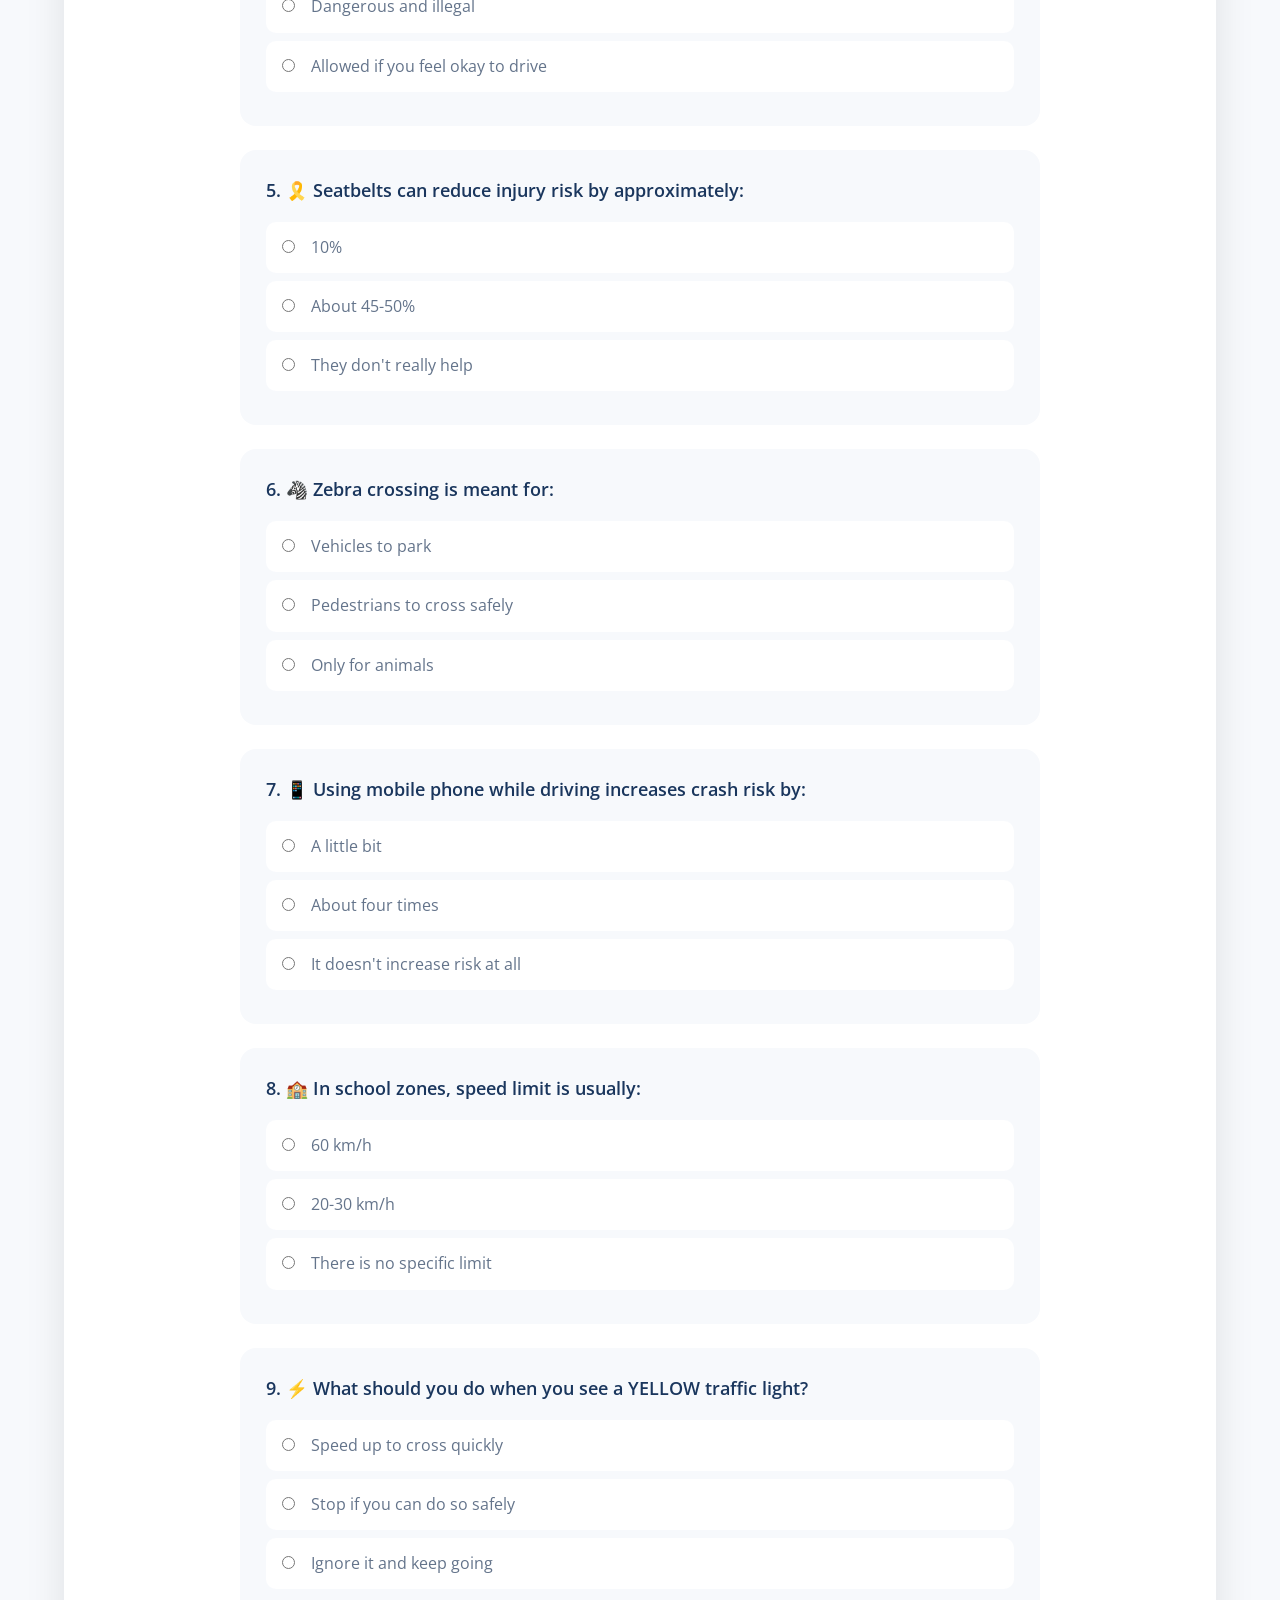
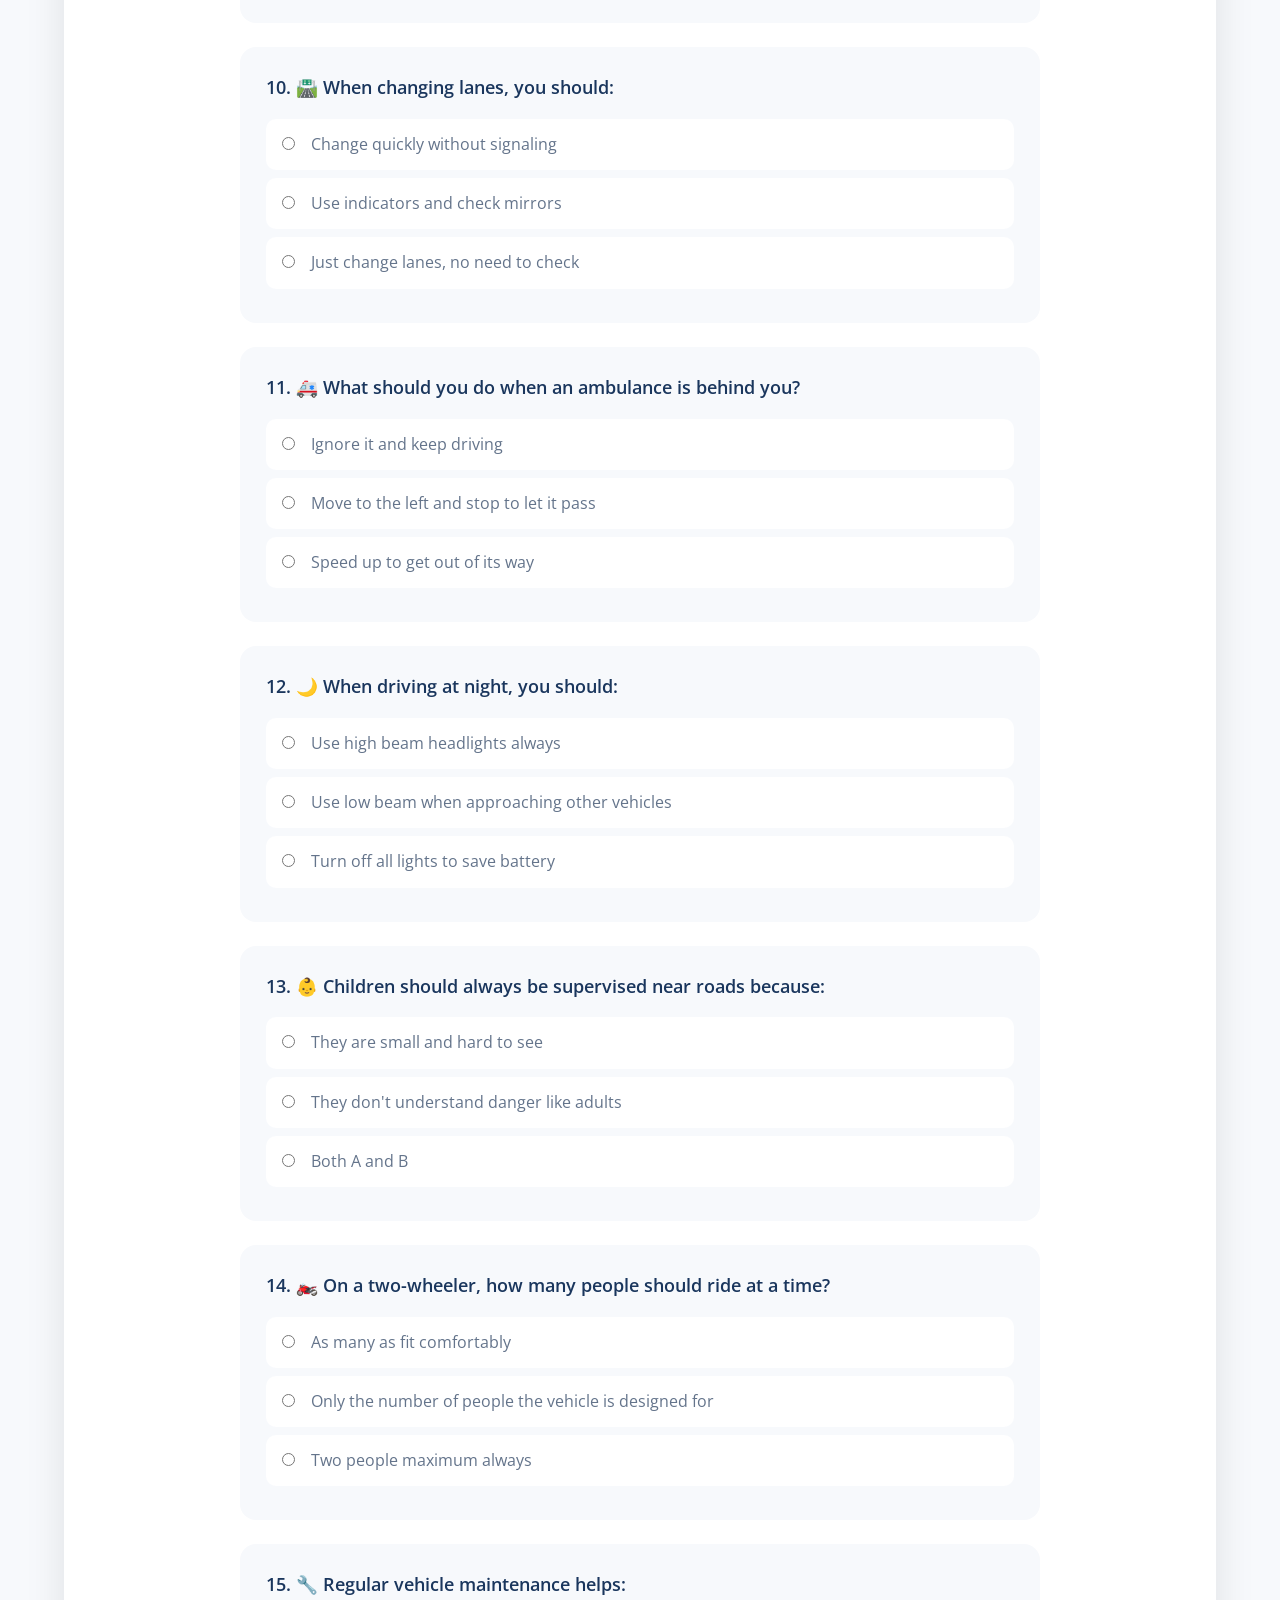
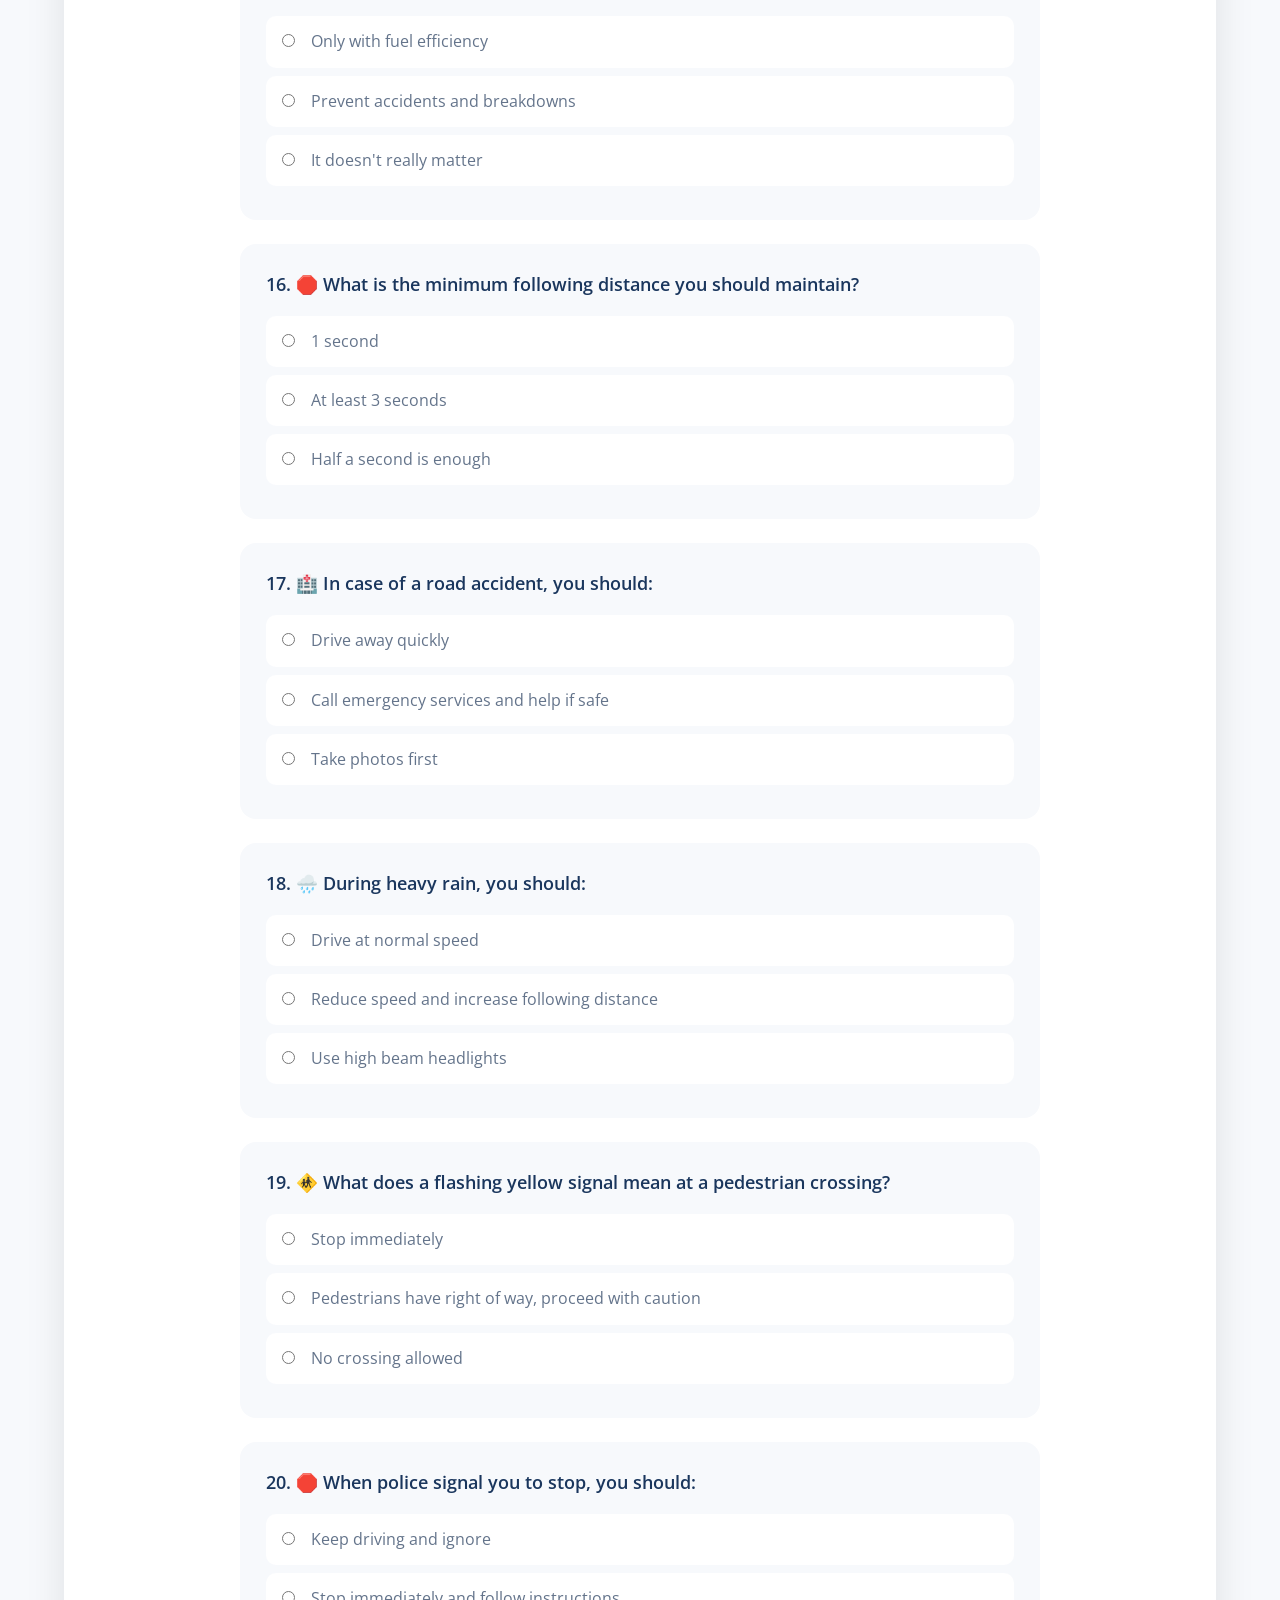
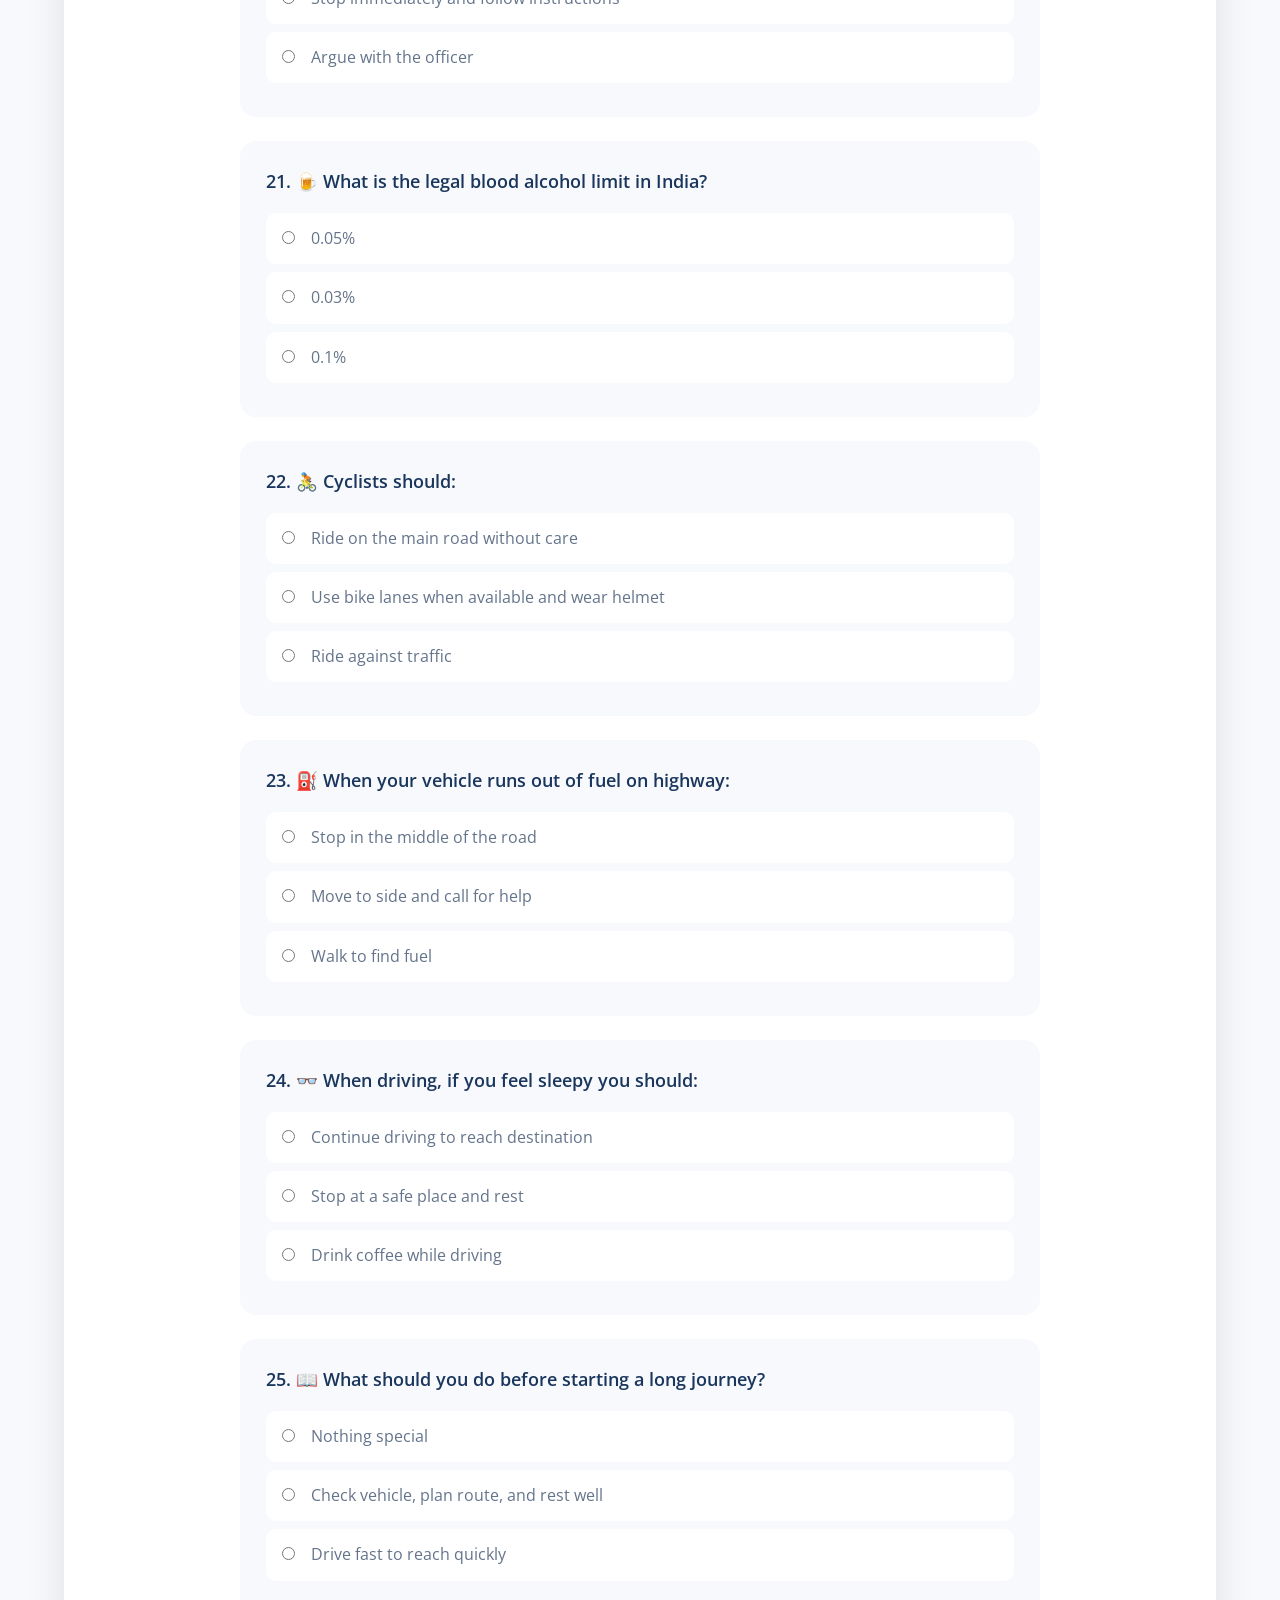
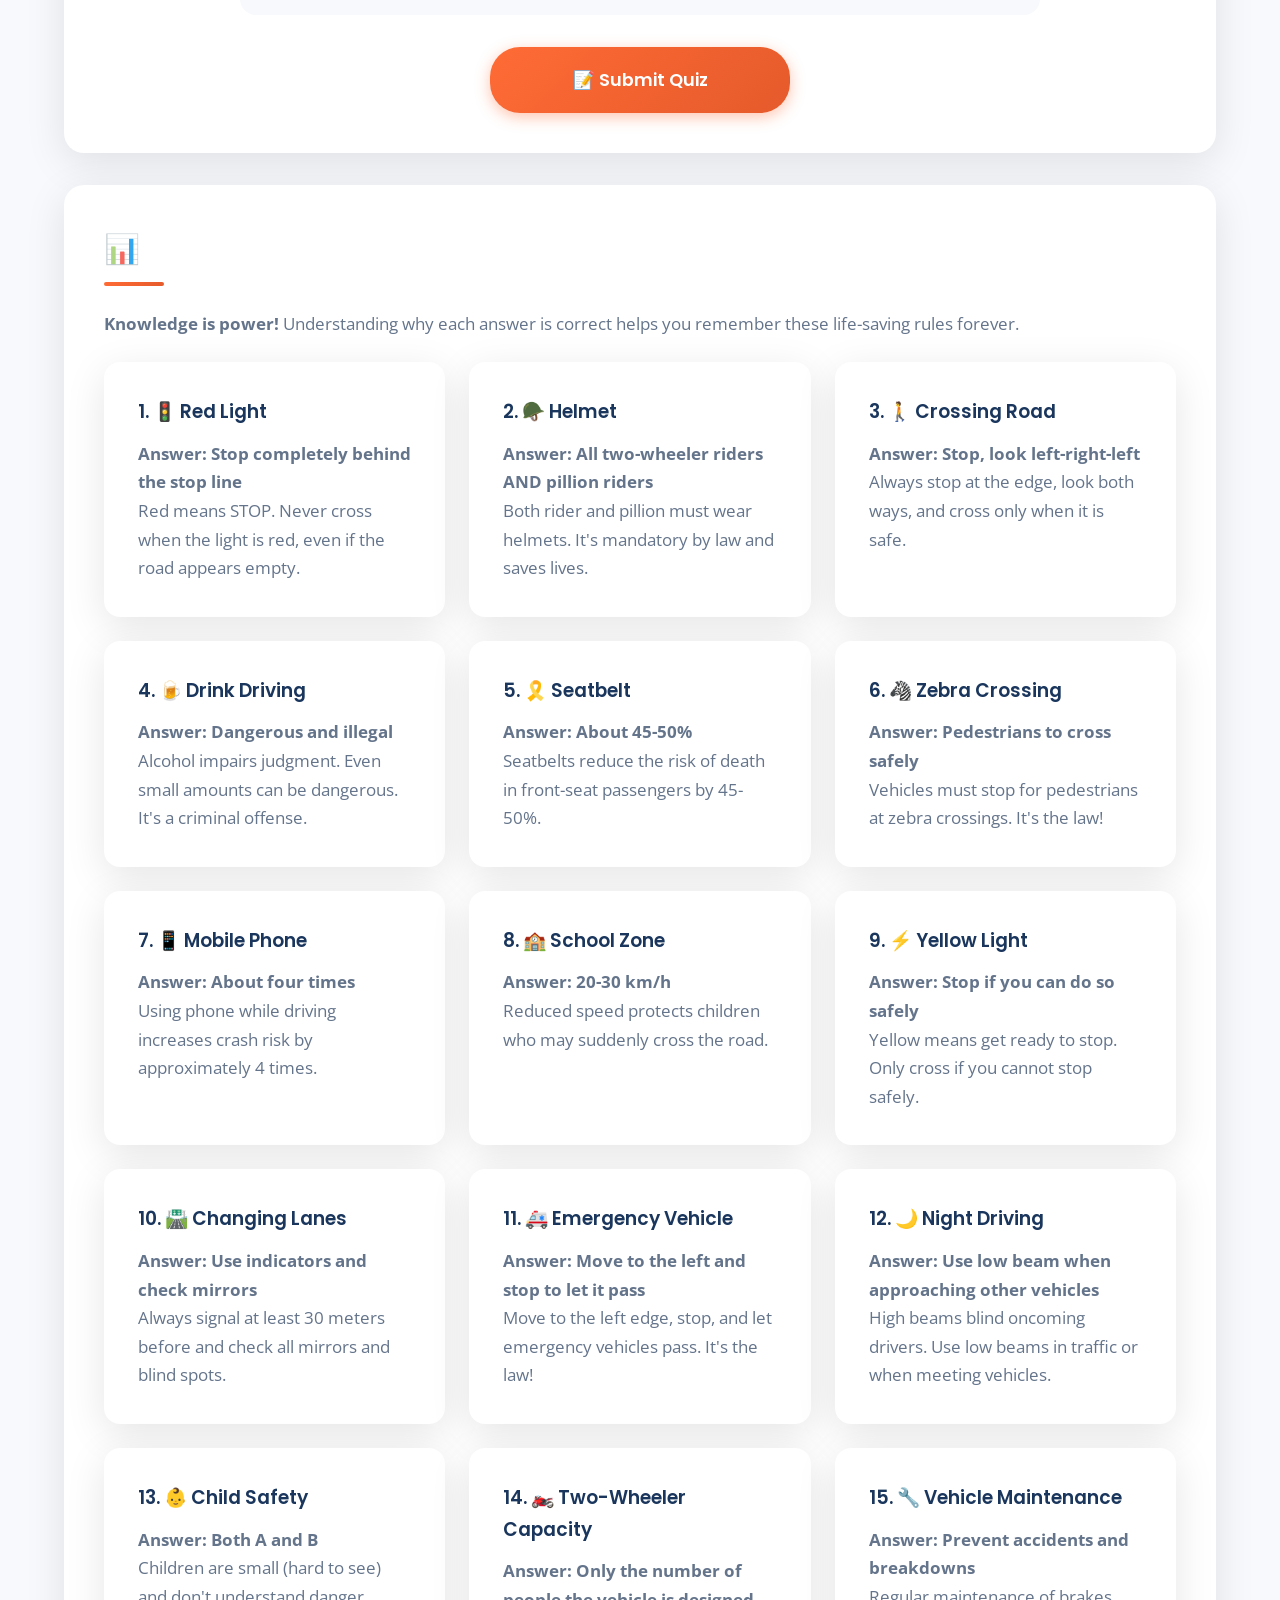
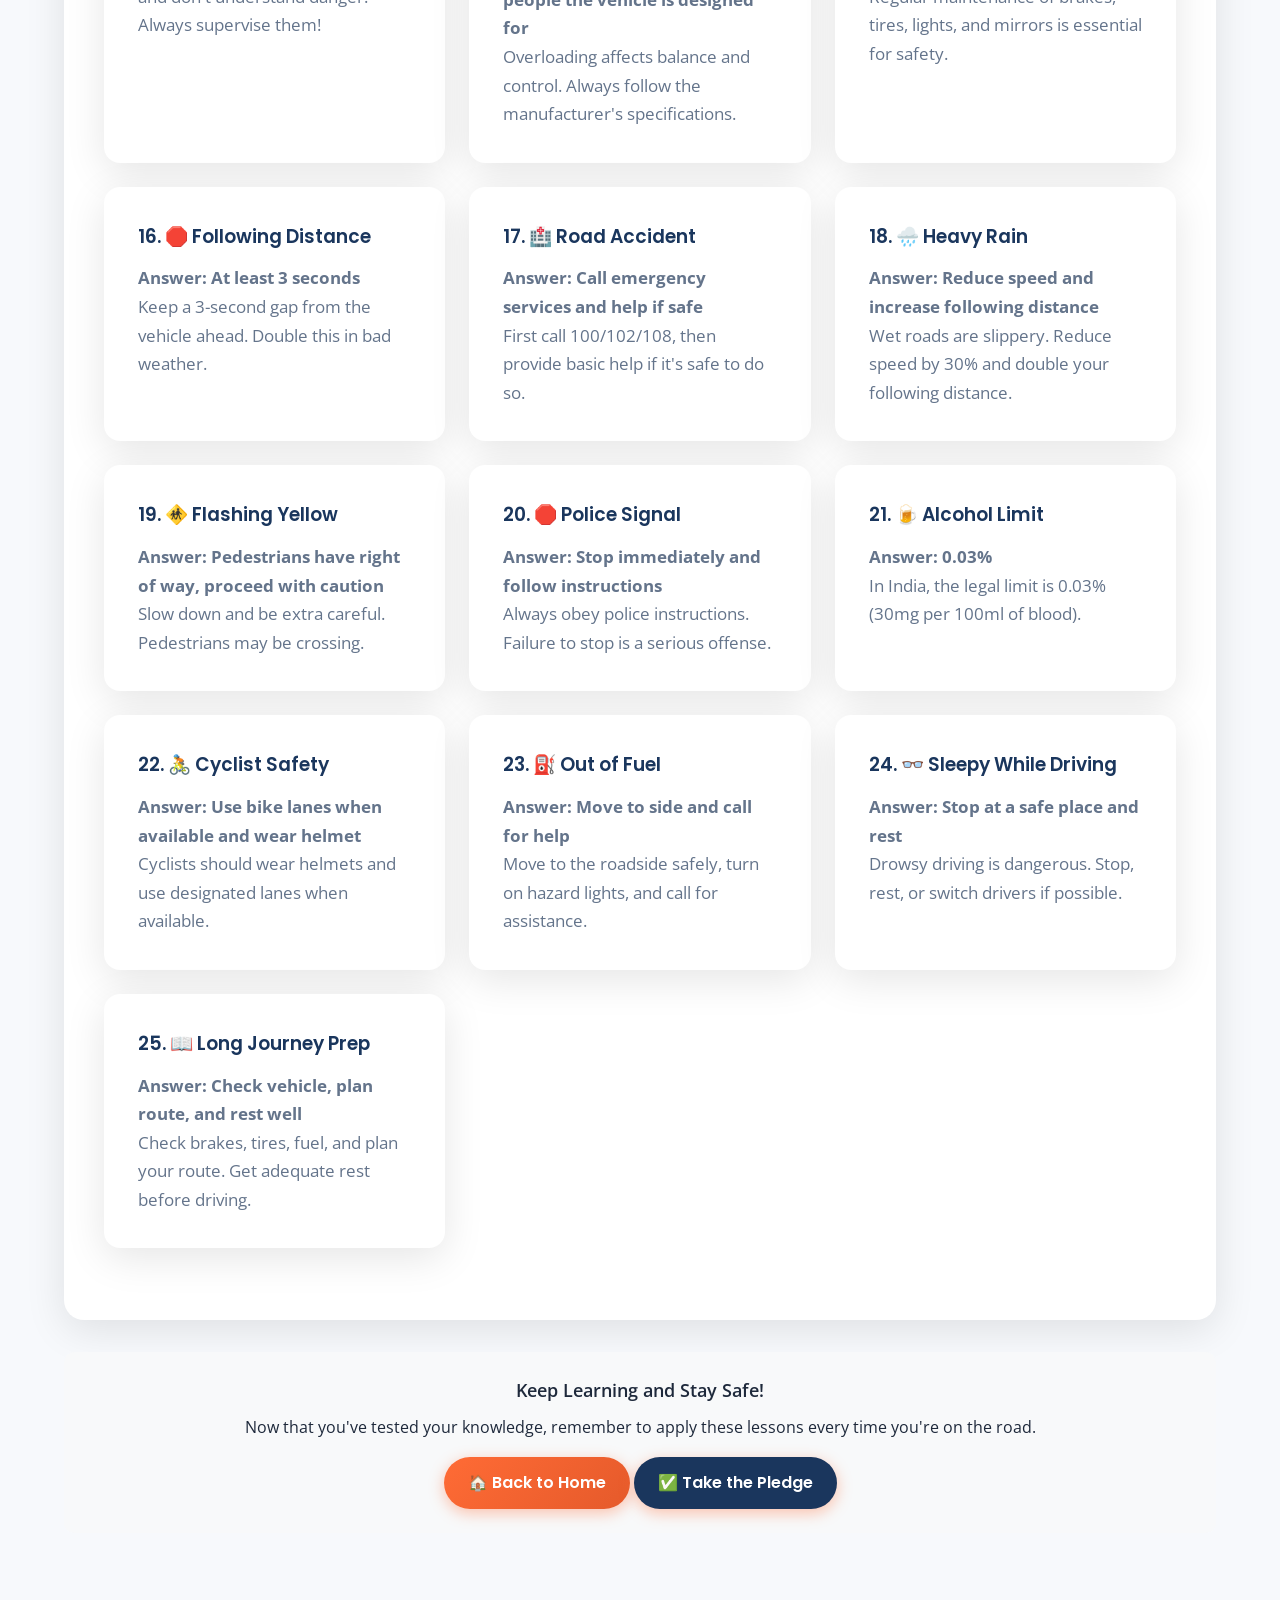
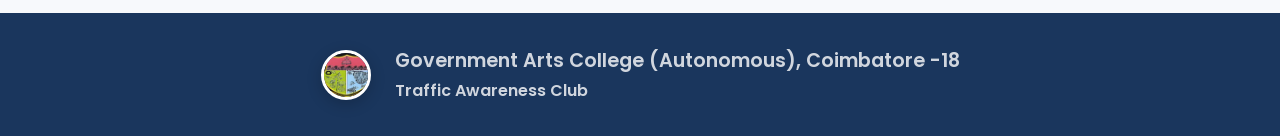
<file: page9.html>
<!DOCTYPE html>
<html lang="en">
<head>
    <meta charset="UTF-8">
    <meta name="viewport" content="width=device-width, initial-scale=1.0">
    <meta name="description" content="Road Safety Quiz - Test your knowledge">
    <title>Traffic Awareness Hub – Quiz</title>
    <link rel="stylesheet" href="style.css">
    <link rel="preconnect" href="https://fonts.googleapis.com">
    <link rel="preconnect" href="https://fonts.gstatic.com" crossorigin>
    <link href="https://fonts.googleapis.com/css2?family=Poppins:wght@300;400;500;600;700&family=Open+Sans:wght@300;400;600&display=swap" rel="stylesheet">
</head>
<body>

    <header>
        <div class="header-container">
            <img src="logo.jpg" alt="Logo" class="header-logo">
            <div class="header-text">
                <h1>Government Arts College (Autonomous), Coimbatore -18</h1>
                <h2>Traffic Awareness Club</h2>
            </div>
        </div>
    </header>

    <nav>
        <div class="nav-container">
            <div class="menu-toggle">
                <span></span>
                <span></span>
                <span></span>
            </div>
            <ul class="nav-links">
                <li><a href="index.html">🏠 Home</a></li>
                <li><a href="page2.html">📚 Basics</a></li>
                <li><a href="page3.html">✅ Practices</a></li>
                <li><a href="page4.html">⚠️ Risks</a></li>
                <li><a href="page5.html">🖼️ Posters</a></li>
                <li><a href="page8.html">📢 Slogans</a></li>
                <li><a href="page9.html">❓ Quiz</a></li>
                <li><a href="page10.html">📝 Note</a></li>
            </ul>
        </div>
    </nav>

    <main>
        <section>
            <h2>❓ Test Your Knowledge – Road Safety Quiz</h2>
            <p><strong>How much do you know about road safety?</strong> Take this quiz to test your knowledge! Learn and remember these important traffic rules to keep yourself and others safe on the road.</p>
            
            <div class="info-box" style="margin-top: 1rem; background: #e7f3ff;">
                <strong>💡 Why Take This Quiz?</strong> Understanding traffic rules isn't just about passing tests – it's about saving lives. Every correct answer could help you make a life-saving decision on the road.
            </div>

            <div id="quiz" class="quiz-container">
                <div class="question">
                    <p>1. 🚦 What does a RED traffic light mean?</p>
                    <label><input type="radio" name="q1" value="a"> Go quickly</label>
                    <label><input type="radio" name="q1" value="b"> Stop completely behind the stop line</label>
                    <label><input type="radio" name="q1" value="c"> Slow down and proceed with caution</label>
                </div>

                <div class="question">
                    <p>2. 🪖 Helmet is mandatory for:</p>
                    <label><input type="radio" name="q2" value="a"> Only long distance travel</label>
                    <label><input type="radio" name="q2" value="b"> All two-wheeler riders AND pillion riders</label>
                    <label><input type="radio" name="q2" value="c"> Only the rider, not the pillion</label>
                </div>

                <div class="question">
                    <p>3. 🚶 Before crossing a road, you should:</p>
                    <label><input type="radio" name="q3" value="a"> Run quickly to cross faster</label>
                    <label><input type="radio" name="q3" value="b"> Stop, look left-right-left, then cross</label>
                    <label><input type="radio" name="q3" value="c"> Use your phone to check for vehicles</label>
                </div>

                <div class="question">
                    <p>4. 🍺 Drinking and driving is:</p>
                    <label><input type="radio" name="q4" value="a"> Safe if you only have one drink</label>
                    <label><input type="radio" name="q4" value="b"> Dangerous and illegal</label>
                    <label><input type="radio" name="q4" value="c"> Allowed if you feel okay to drive</label>
                </div>

                <div class="question">
                    <p>5. 🎗️ Seatbelts can reduce injury risk by approximately:</p>
                    <label><input type="radio" name="q5" value="a"> 10%</label>
                    <label><input type="radio" name="q5" value="b"> About 45-50%</label>
                    <label><input type="radio" name="q5" value="c"> They don't really help</label>
                </div>

                <div class="question">
                    <p>6. 🦓 Zebra crossing is meant for:</p>
                    <label><input type="radio" name="q6" value="a"> Vehicles to park</label>
                    <label><input type="radio" name="q6" value="b"> Pedestrians to cross safely</label>
                    <label><input type="radio" name="q6" value="c"> Only for animals</label>
                </div>

                <div class="question">
                    <p>7. 📱 Using mobile phone while driving increases crash risk by:</p>
                    <label><input type="radio" name="q7" value="a"> A little bit</label>
                    <label><input type="radio" name="q7" value="b"> About four times</label>
                    <label><input type="radio" name="q7" value="c"> It doesn't increase risk at all</label>
                </div>

                <div class="question">
                    <p>8. 🏫 In school zones, speed limit is usually:</p>
                    <label><input type="radio" name="q8" value="a"> 60 km/h</label>
                    <label><input type="radio" name="q8" value="b"> 20-30 km/h</label>
                    <label><input type="radio" name="q8" value="c"> There is no specific limit</label>
                </div>

                <div class="question">
                    <p>9. ⚡ What should you do when you see a YELLOW traffic light?</p>
                    <label><input type="radio" name="q9" value="a"> Speed up to cross quickly</label>
                    <label><input type="radio" name="q9" value="b"> Stop if you can do so safely</label>
                    <label><input type="radio" name="q9" value="c"> Ignore it and keep going</label>
                </div>

                <div class="question">
                    <p>10. 🛣️ When changing lanes, you should:</p>
                    <label><input type="radio" name="q10" value="a"> Change quickly without signaling</label>
                    <label><input type="radio" name="q10" value="b"> Use indicators and check mirrors</label>
                    <label><input type="radio" name="q10" value="c"> Just change lanes, no need to check</label>
                </div>

                <div class="question">
                    <p>11. 🚑 What should you do when an ambulance is behind you?</p>
                    <label><input type="radio" name="q11" value="a"> Ignore it and keep driving</label>
                    <label><input type="radio" name="q11" value="b"> Move to the left and stop to let it pass</label>
                    <label><input type="radio" name="q11" value="c"> Speed up to get out of its way</label>
                </div>

                <div class="question">
                    <p>12. 🌙 When driving at night, you should:</p>
                    <label><input type="radio" name="q12" value="a"> Use high beam headlights always</label>
                    <label><input type="radio" name="q12" value="b"> Use low beam when approaching other vehicles</label>
                    <label><input type="radio" name="q12" value="c"> Turn off all lights to save battery</label>
                </div>

                <div class="question">
                    <p>13. 👶 Children should always be supervised near roads because:</p>
                    <label><input type="radio" name="q13" value="a"> They are small and hard to see</label>
                    <label><input type="radio" name="q13" value="b"> They don't understand danger like adults</label>
                    <label><input type="radio" name="q13" value="c"> Both A and B</label>
                </div>

                <div class="question">
                    <p>14. 🏍️ On a two-wheeler, how many people should ride at a time?</p>
                    <label><input type="radio" name="q14" value="a"> As many as fit comfortably</label>
                    <label><input type="radio" name="q14" value="b"> Only the number of people the vehicle is designed for</label>
                    <label><input type="radio" name="q14" value="c"> Two people maximum always</label>
                </div>

                <div class="question">
                    <p>15. 🔧 Regular vehicle maintenance helps:</p>
                    <label><input type="radio" name="q15" value="a"> Only with fuel efficiency</label>
                    <label><input type="radio" name="q15" value="b"> Prevent accidents and breakdowns</label>
                    <label><input type="radio" name="q15" value="c"> It doesn't really matter</label>
                </div>

                <div class="question">
                    <p>16. 🛑 What is the minimum following distance you should maintain?</p>
                    <label><input type="radio" name="q16" value="a"> 1 second</label>
                    <label><input type="radio" name="q16" value="b"> At least 3 seconds</label>
                    <label><input type="radio" name="q16" value="c"> Half a second is enough</label>
                </div>

                <div class="question">
                    <p>17. 🏥 In case of a road accident, you should:</p>
                    <label><input type="radio" name="q17" value="a"> Drive away quickly</label>
                    <label><input type="radio" name="q17" value="b"> Call emergency services and help if safe</label>
                    <label><input type="radio" name="q17" value="c"> Take photos first</label>
                </div>

                <div class="question">
                    <p>18. 🌧️ During heavy rain, you should:</p>
                    <label><input type="radio" name="q18" value="a"> Drive at normal speed</label>
                    <label><input type="radio" name="q18" value="b"> Reduce speed and increase following distance</label>
                    <label><input type="radio" name="q18" value="c"> Use high beam headlights</label>
                </div>

                <div class="question">
                    <p>19. 🚸 What does a flashing yellow signal mean at a pedestrian crossing?</p>
                    <label><input type="radio" name="q19" value="a"> Stop immediately</label>
                    <label><input type="radio" name="q19" value="b"> Pedestrians have right of way, proceed with caution</label>
                    <label><input type="radio" name="q19" value="c"> No crossing allowed</label>
                </div>

                <div class="question">
                    <p>20. 🛑 When police signal you to stop, you should:</p>
                    <label><input type="radio" name="q20" value="a"> Keep driving and ignore</label>
                    <label><input type="radio" name="q20" value="b"> Stop immediately and follow instructions</label>
                    <label><input type="radio" name="q20" value="c"> Argue with the officer</label>
                </div>

                <div class="question">
                    <p>21. 🍺 What is the legal blood alcohol limit in India?</p>
                    <label><input type="radio" name="q21" value="a"> 0.05%</label>
                    <label><input type="radio" name="q21" value="b"> 0.03%</label>
                    <label><input type="radio" name="q21" value="c"> 0.1%</label>
                </div>

                <div class="question">
                    <p>22. 🚴 Cyclists should:</p>
                    <label><input type="radio" name="q22" value="a"> Ride on the main road without care</label>
                    <label><input type="radio" name="q22" value="b"> Use bike lanes when available and wear helmet</label>
                    <label><input type="radio" name="q22" value="c"> Ride against traffic</label>
                </div>

                <div class="question">
                    <p>23. ⛽ When your vehicle runs out of fuel on highway:</p>
                    <label><input type="radio" name="q23" value="a"> Stop in the middle of the road</label>
                    <label><input type="radio" name="q23" value="b"> Move to side and call for help</label>
                    <label><input type="radio" name="q23" value="c"> Walk to find fuel</label>
                </div>

                <div class="question">
                    <p>24. 👓 When driving, if you feel sleepy you should:</p>
                    <label><input type="radio" name="q24" value="a"> Continue driving to reach destination</label>
                    <label><input type="radio" name="q24" value="b"> Stop at a safe place and rest</label>
                    <label><input type="radio" name="q24" value="c"> Drink coffee while driving</label>
                </div>

                <div class="question">
                    <p>25. 📖 What should you do before starting a long journey?</p>
                    <label><input type="radio" name="q25" value="a"> Nothing special</label>
                    <label><input type="radio" name="q25" value="b"> Check vehicle, plan route, and rest well</label>
                    <label><input type="radio" name="q25" value="c"> Drive fast to reach quickly</label>
                </div>

                <button class="btn quiz-btn" onclick="checkQuiz()">📝 Submit Quiz</button>
                <div id="quiz-result"></div>
            </div>
        </section>

        <section>
            <h2>📊 Quiz Answers & Explanations – Learn From Your Answers</h2>
            <p><strong>Knowledge is power!</strong> Understanding why each answer is correct helps you remember these life-saving rules forever.</p>
            
            <div class="cards-grid" style="margin-top: 1.5rem;">
                <div class="card">
                    <h3>1. 🚦 Red Light</h3>
                    <p><strong>Answer: Stop completely behind the stop line</strong><br>
                    Red means STOP. Never cross when the light is red, even if the road appears empty.</p>
                </div>
                <div class="card">
                    <h3>2. 🪖 Helmet</h3>
                    <p><strong>Answer: All two-wheeler riders AND pillion riders</strong><br>
                    Both rider and pillion must wear helmets. It's mandatory by law and saves lives.</p>
                </div>
                <div class="card">
                    <h3>3. 🚶 Crossing Road</h3>
                    <p><strong>Answer: Stop, look left-right-left</strong><br>
                    Always stop at the edge, look both ways, and cross only when it is safe.</p>
                </div>
                <div class="card">
                    <h3>4. 🍺 Drink Driving</h3>
                    <p><strong>Answer: Dangerous and illegal</strong><br>
                    Alcohol impairs judgment. Even small amounts can be dangerous. It's a criminal offense.</p>
                </div>
                <div class="card">
                    <h3>5. 🎗️ Seatbelt</h3>
                    <p><strong>Answer: About 45-50%</strong><br>
                    Seatbelts reduce the risk of death in front-seat passengers by 45-50%.</p>
                </div>
                <div class="card">
                    <h3>6. 🦓 Zebra Crossing</h3>
                    <p><strong>Answer: Pedestrians to cross safely</strong><br>
                    Vehicles must stop for pedestrians at zebra crossings. It's the law!</p>
                </div>
                <div class="card">
                    <h3>7. 📱 Mobile Phone</h3>
                    <p><strong>Answer: About four times</strong><br>
                    Using phone while driving increases crash risk by approximately 4 times.</p>
                </div>
                <div class="card">
                    <h3>8. 🏫 School Zone</h3>
                    <p><strong>Answer: 20-30 km/h</strong><br>
                    Reduced speed protects children who may suddenly cross the road.</p>
                </div>
                <div class="card">
                    <h3>9. ⚡ Yellow Light</h3>
                    <p><strong>Answer: Stop if you can do so safely</strong><br>
                    Yellow means get ready to stop. Only cross if you cannot stop safely.</p>
                </div>
                <div class="card">
                    <h3>10. 🛣️ Changing Lanes</h3>
                    <p><strong>Answer: Use indicators and check mirrors</strong><br>
                    Always signal at least 30 meters before and check all mirrors and blind spots.</p>
                </div>
                <div class="card">
                    <h3>11. 🚑 Emergency Vehicle</h3>
                    <p><strong>Answer: Move to the left and stop to let it pass</strong><br>
                    Move to the left edge, stop, and let emergency vehicles pass. It's the law!</p>
                </div>
                <div class="card">
                    <h3>12. 🌙 Night Driving</h3>
                    <p><strong>Answer: Use low beam when approaching other vehicles</strong><br>
                    High beams blind oncoming drivers. Use low beams in traffic or when meeting vehicles.</p>
                </div>
                <div class="card">
                    <h3>13. 👶 Child Safety</h3>
                    <p><strong>Answer: Both A and B</strong><br>
                    Children are small (hard to see) and don't understand danger. Always supervise them!</p>
                </div>
                <div class="card">
                    <h3>14. 🏍️ Two-Wheeler Capacity</h3>
                    <p><strong>Answer: Only the number of people the vehicle is designed for</strong><br>
                    Overloading affects balance and control. Always follow the manufacturer's specifications.</p>
                </div>
                <div class="card">
                    <h3>15. 🔧 Vehicle Maintenance</h3>
                    <p><strong>Answer: Prevent accidents and breakdowns</strong><br>
                    Regular maintenance of brakes, tires, lights, and mirrors is essential for safety.</p>
                </div>
                <div class="card">
                    <h3>16. 🛑 Following Distance</h3>
                    <p><strong>Answer: At least 3 seconds</strong><br>
                    Keep a 3-second gap from the vehicle ahead. Double this in bad weather.</p>
                </div>
                <div class="card">
                    <h3>17. 🏥 Road Accident</h3>
                    <p><strong>Answer: Call emergency services and help if safe</strong><br>
                    First call 100/102/108, then provide basic help if it's safe to do so.</p>
                </div>
                <div class="card">
                    <h3>18. 🌧️ Heavy Rain</h3>
                    <p><strong>Answer: Reduce speed and increase following distance</strong><br>
                    Wet roads are slippery. Reduce speed by 30% and double your following distance.</p>
                </div>
                <div class="card">
                    <h3>19. 🚸 Flashing Yellow</h3>
                    <p><strong>Answer: Pedestrians have right of way, proceed with caution</strong><br>
                    Slow down and be extra careful. Pedestrians may be crossing.</p>
                </div>
                <div class="card">
                    <h3>20. 🛑 Police Signal</h3>
                    <p><strong>Answer: Stop immediately and follow instructions</strong><br>
                    Always obey police instructions. Failure to stop is a serious offense.</p>
                </div>
                <div class="card">
                    <h3>21. 🍺 Alcohol Limit</h3>
                    <p><strong>Answer: 0.03%</strong><br>
                    In India, the legal limit is 0.03% (30mg per 100ml of blood).</p>
                </div>
                <div class="card">
                    <h3>22. 🚴 Cyclist Safety</h3>
                    <p><strong>Answer: Use bike lanes when available and wear helmet</strong><br>
                    Cyclists should wear helmets and use designated lanes when available.</p>
                </div>
                <div class="card">
                    <h3>23. ⛽ Out of Fuel</h3>
                    <p><strong>Answer: Move to side and call for help</strong><br>
                    Move to the roadside safely, turn on hazard lights, and call for assistance.</p>
                </div>
                <div class="card">
                    <h3>24. 👓 Sleepy While Driving</h3>
                    <p><strong>Answer: Stop at a safe place and rest</strong><br>
                    Drowsy driving is dangerous. Stop, rest, or switch drivers if possible.</p>
                </div>
                <div class="card">
                    <h3>25. 📖 Long Journey Prep</h3>
                    <p><strong>Answer: Check vehicle, plan route, and rest well</strong><br>
                    Check brakes, tires, fuel, and plan your route. Get adequate rest before driving.</p>
                </div>
            </div>
        </section>

        <div style="text-align: center; margin-top: 2rem; padding: 1.5rem; background: #f8f9fa; border-radius: 10px;">
            <p style="font-size: 1.1rem; font-weight: 600;">Keep Learning and Stay Safe!</p>
            <p style="margin-top: 0.5rem;">Now that you've tested your knowledge, remember to apply these lessons every time you're on the road.</p>
            <div style="margin-top: 1rem;">
                <a href="index.html" class="btn" style="padding: 0.75rem 1.5rem;">🏠 Back to Home</a>
                <a href="page10.html" class="btn" style="padding: 0.75rem 1.5rem; background: var(--secondary);">✅ Take the Pledge</a>
            </div>
        </div>
    </main>

    <footer>
        <div class="header-container">
            <img src="logo.jpg" alt="Logo" class="header-logo" style="width: 50px; height: 50px;">
            <div class="header-text">
                <h1 style="font-size: 1.2rem; margin-bottom: 0;">Government Arts College (Autonomous), Coimbatore -18</h1>
                <h2 style="font-size: 1rem;">Traffic Awareness Club</h2>
            </div>
        </div>
    </footer>

    <script src="script.js"></script>
</body>
</html>
</file>
<file: style.css>
/* Modern Traffic Awareness Hub - Stylesheet */
@import url('https://fonts.googleapis.com/css2?family=Poppins:wght@300;400;500;600;700&family=Open+Sans:wght@300;400;600&display=swap');

:root {
    --primary: #FF6B35;      /* Safety Orange */
    --primary-dark: #E55A2B;
    --secondary: #1A365D;    /* Deep Navy */
    --accent: #00B4D8;       /* Safety Blue */
    --light: #F7F9FC;
    --dark: #1E293B;
    --white: #FFFFFF;
    --gray: #64748B;
    --shadow: 0 10px 40px rgba(0,0,0,0.1);
    --shadow-hover: 0 20px 60px rgba(0,0,0,0.15);
    --gradient: linear-gradient(135deg, var(--primary) 0%, var(--primary-dark) 100%);
    --gradient-secondary: linear-gradient(135deg, var(--secondary) 0%, #2D4A7C 100%);
}

* {
    margin: 0;
    padding: 0;
    box-sizing: border-box;
}

html {
    scroll-behavior: smooth;
}

body {
    font-family: 'Open Sans', sans-serif;
    background-color: var(--light);
    color: var(--dark);
    line-height: 1.7;
    overflow-x: hidden;
}

/* Typography */
h1, h2, h3, h4, h5, h6 {
    font-family: 'Poppins', sans-serif;
    font-weight: 600;
    color: var(--secondary);
}

/* Header */
header {
    background: var(--gradient-secondary);
    padding: 1.5rem 1.5rem;
    text-align: center;
    position: relative;
    overflow: hidden;
}

header::before {
    content: '';
    position: absolute;
    top: -50%;
    left: -50%;
    width: 200%;
    height: 200%;
    background: radial-gradient(circle, rgba(255,255,255,0.1) 0%, transparent 70%);
    animation: shimmer 3s infinite linear;
}

@keyframes shimmer {
    0% { transform: rotate(0deg); }
    100% { transform: rotate(360deg); }
}

.header-container {
    display: flex;
    align-items: center;
    justify-content: center;
    gap: 1.5rem;
    max-width: 1200px;
    margin: 0 auto;
    position: relative;
    z-index: 1;
}

.header-logo {
    width: 80px;
    height: 80px;
    border-radius: 50%;
    object-fit: cover;
    border: 3px solid white;
    box-shadow: 0 4px 15px rgba(0,0,0,0.2);
}

.header-text {
    text-align: left;
}

header h1 {
    color: var(--white);
    font-size: 1.8rem;
    margin-bottom: 0.25rem;
    position: relative;
    z-index: 1;
    text-shadow: 0 2px 10px rgba(0,0,0,0.2);
}

header h2 {
    color: rgba(255,255,255,0.95);
    font-size: 1.3rem;
    margin-bottom: 0;
    font-weight: 500;
    text-shadow: 0 2px 10px rgba(0,0,0,0.2);
}

header p {
    color: rgba(255,255,255,0.9);
    font-size: 1.1rem;
    position: relative;
    z-index: 1;
}

/* Navigation */
nav {
    background: var(--white);
    box-shadow: 0 4px 20px rgba(0,0,0,0.08);
    position: sticky;
    top: 0;
    z-index: 1000;
    padding: 0;
}

.nav-container {
    max-width: 1200px;
    margin: 0 auto;
    display: flex;
    justify-content: space-between;
    align-items: center;
    padding: 0 1.5rem;
}

.nav-logo {
    display: none;
}

.nav-links {
    display: flex;
    justify-content: center;
    flex-wrap: wrap;
    list-style: none;
    gap: 0.5rem;
    padding: 1rem 0;
}

.nav-links a {
    color: var(--secondary);
    text-decoration: none;
    font-weight: 500;
    font-size: 0.95rem;
    padding: 0.6rem 1.2rem;
    border-radius: 25px;
    transition: all 0.3s ease;
    font-family: 'Poppins', sans-serif;
}

.nav-links a:hover,
.nav-links a.active {
    background: var(--gradient);
    color: var(--white);
    transform: translateY(-2px);
    box-shadow: 0 4px 15px rgba(255,107,53,0.4);
}

/* Mobile Menu Button */
.menu-toggle {
    display: none;
    flex-direction: column;
    cursor: pointer;
    padding: 1rem;
    gap: 5px;
}

.menu-toggle span {
    width: 25px;
    height: 3px;
    background: var(--secondary);
    border-radius: 3px;
    transition: all 0.3s ease;
}

/* Main Content */
main {
    max-width: 1200px;
    margin: 0 auto;
    padding: 2rem 1.5rem;
}

section {
    background: var(--white);
    border-radius: 20px;
    padding: 2.5rem;
    margin-bottom: 2rem;
    box-shadow: var(--shadow);
    animation: fadeInUp 0.6s ease;
}

@keyframes fadeInUp {
    from {
        opacity: 0;
        transform: translateY(30px);
    }
    to {
        opacity: 1;
        transform: translateY(0);
    }
}

section h2 {
    font-size: 1.8rem;
    margin-bottom: 1.5rem;
    position: relative;
    padding-bottom: 0.75rem;
}

section h2::after {
    content: '';
    position: absolute;
    bottom: 0;
    left: 0;
    width: 60px;
    height: 4px;
    background: var(--gradient);
    border-radius: 2px;
}

section p {
    color: var(--gray);
    margin-bottom: 1rem;
    font-size: 1.05rem;
}

/* Welcome Section */
.welcome-section {
    background: linear-gradient(135deg, var(--secondary) 0%, #2D4A7C 100%);
    color: var(--white);
    padding: 3rem;
    border-radius: 20px;
    margin-bottom: 2rem;
    position: relative;
    overflow: hidden;
}

.welcome-section::before {
    content: '🚦';
    position: absolute;
    right: -20px;
    bottom: -20px;
    font-size: 15rem;
    opacity: 0.1;
}

.welcome-section h2 {
    color: var(--white);
}

.welcome-section h2::after {
    background: var(--primary);
}

.welcome-section p {
    color: rgba(255,255,255,0.9);
}

/* Cards Grid */
.cards-grid {
    display: grid;
    grid-template-columns: repeat(auto-fit, minmax(280px, 1fr));
    gap: 1.5rem;
    margin: 2rem 0;
}

.card {
    background: var(--white);
    border-radius: 16px;
    padding: 2rem;
    box-shadow: var(--shadow);
    transition: all 0.3s ease;
    border: 2px solid transparent;
}

.card:hover {
    transform: translateY(-8px);
    box-shadow: var(--shadow-hover);
    border-color: var(--primary);
}

.card-icon {
    font-size: 3rem;
    margin-bottom: 1rem;
}

.card h3 {
    margin-bottom: 0.75rem;
    color: var(--secondary);
}

.card p {
    color: var(--gray);
    margin: 0;
}

/* Lists */
section ul, section ol {
    margin: 1rem 0;
    padding-left: 1.5rem;
}

section li {
    margin-bottom: 0.75rem;
    color: var(--gray);
    font-size: 1.05rem;
}

section ul li::marker {
    color: var(--primary);
}

section ol li::marker {
    color: var(--primary);
    font-weight: 600;
}

/* Slogans */
.slogans-grid {
    display: grid;
    grid-template-columns: repeat(auto-fit, minmax(300px, 1fr));
    gap: 1rem;
    margin: 1.5rem 0;
}

.slogans-grid li {
    background: linear-gradient(135deg, var(--light) 0%, #EEF2FF 100%);
    padding: 1.25rem 1.5rem;
    border-radius: 12px;
    list-style: none;
    font-weight: 500;
    color: var(--secondary);
    position: relative;
    transition: all 0.3s ease;
    border-left: 4px solid var(--primary);
}

.slogans-grid li:hover {
    transform: translateX(8px);
    box-shadow: 0 4px 20px rgba(255,107,53,0.2);
}

.slogans-grid li::before {
    content: '⚡';
    margin-right: 0.75rem;
}

/* Poster Grid */
.poster-grid {
    display: grid;
    grid-template-columns: repeat(auto-fit, minmax(300px, 1fr));
    gap: 1.5rem;
    margin: 1.5rem 0;
}

.poster-card {
    background: var(--light);
    border-radius: 16px;
    overflow: hidden;
    box-shadow: var(--shadow);
    transition: all 0.3s ease;
}

.poster-card:hover {
    transform: scale(1.02);
    box-shadow: var(--shadow-hover);
}

.poster-card img {
    width: 100%;
    height: 220px;
    object-fit: cover;
    display: block;
}

.poster-caption {
    padding: 1rem;
    text-align: center;
    font-weight: 500;
    color: var(--secondary);
    font-size: 0.9rem;
}

/* Quiz Styles */
.quiz-container {
    max-width: 800px;
    margin: 0 auto;
}

.question {
    background: var(--light);
    padding: 1.5rem;
    border-radius: 16px;
    margin-bottom: 1.5rem;
    transition: all 0.3s ease;
    border: 2px solid transparent;
}

.question:hover {
    border-color: var(--accent);
    box-shadow: 0 4px 20px rgba(0,180,216,0.15);
}

.question p {
    font-weight: 600;
    color: var(--secondary);
    margin-bottom: 1rem;
    font-size: 1.1rem;
}

.question label {
    display: block;
    padding: 0.75rem 1rem;
    margin-bottom: 0.5rem;
    background: var(--white);
    border-radius: 10px;
    cursor: pointer;
    transition: all 0.3s ease;
    color: var(--gray);
}

.question label:hover {
    background: var(--accent);
    color: var(--white);
}

.question input[type="radio"] {
    margin-right: 0.75rem;
    accent-color: var(--primary);
}

/* Buttons */
.btn {
    display: inline-block;
    background: var(--gradient);
    color: var(--white);
    padding: 1rem 2.5rem;
    border: none;
    border-radius: 30px;
    font-size: 1rem;
    font-weight: 600;
    font-family: 'Poppins', sans-serif;
    cursor: pointer;
    transition: all 0.3s ease;
    text-decoration: none;
    box-shadow: 0 4px 15px rgba(255,107,53,0.4);
}

.btn:hover {
    transform: translateY(-3px);
    box-shadow: 0 8px 25px rgba(255,107,53,0.5);
    background: var(--primary-dark);
}

.quiz-btn {
    display: block;
    width: 100%;
    max-width: 300px;
    margin: 2rem auto 0;
    font-size: 1.1rem;
    padding: 1.25rem 2rem;
}

#quiz-result {
    margin-top: 2rem;
    padding: 2rem;
    background: linear-gradient(135deg, #E0F7FA 0%, #B2EBF2 100%);
    border-radius: 16px;
    text-align: center;
    display: none;
    animation: fadeInUp 0.5s ease;
}

#quiz-result.show {
    display: block;
}

#quiz-result h3 {
    color: var(--secondary);
    margin-bottom: 0.5rem;
}

#quiz-result p {
    color: var(--dark);
    font-weight: 600;
    font-size: 1.2rem;
}

/* Stats Section */
.stats-grid {
    display: grid;
    grid-template-columns: repeat(auto-fit, minmax(200px, 1fr));
    gap: 1.5rem;
    margin: 2rem 0;
}

.stat-card {
    text-align: center;
    padding: 2rem;
    background: var(--gradient);
    border-radius: 16px;
    color: var(--white);
}

.stat-number {
    font-size: 3rem;
    font-weight: 700;
    font-family: 'Poppins', sans-serif;
}

.stat-label {
    font-size: 1rem;
    opacity: 0.9;
}

/* Info Boxes */
.info-box {
    background: linear-gradient(135deg, #FFF3E0 0%, #FFE0B2 100%);
    padding: 1.5rem;
    border-radius: 12px;
    margin: 1.5rem 0;
    border-left: 4px solid var(--primary);
}

.info-box.warning {
    background: linear-gradient(135deg, #FFEBEE 0%, #FFCDD2 100%);
    border-left-color: #E53935;
}

.info-box.tip {
    background: linear-gradient(135deg, #E8F5E9 0%, #C8E6C9 100%);
    border-left-color: #43A047;
}

.info-box strong {
    color: var(--secondary);
}

/* Footer */
footer {
    background: var(--secondary);
    color: var(--white);
    text-align: center;
    padding: 2rem;
    margin-top: 3rem;
}

footer h1, h2 {
    color: rgba(255,255,255,0.8);
    font-size: 1rem;
}

footer .footer-links {
    margin-top: 1rem;
}

footer .footer-links a {
    color: var(--primary);
    text-decoration: none;
    margin: 0 0.5rem;
}

footer .footer-links a:hover {
    text-decoration: underline;
}

/* Responsive Design */
@media (max-width: 768px) {
    header h1 {
        font-size: 1.8rem;
    }
    
    header p {
        font-size: 0.95rem;
    }
    
    .menu-toggle {
        display: flex;
    }
    
    .nav-links {
        display: none;
        flex-direction: column;
        position: absolute;
        top: 100%;
        left: 0;
        right: 0;
        background: var(--white);
        box-shadow: 0 10px 30px rgba(0,0,0,0.1);
        padding: 1rem;
    }
    
    .nav-links.active {
        display: flex;
    }
    
    .nav-links a {
        padding: 1rem;
        text-align: center;
    }
    
    section {
        padding: 1.5rem;
    }
    
    .welcome-section {
        padding: 2rem 1.5rem;
    }
    
    .welcome-section::before {
        font-size: 8rem;
    }
    
    .slogans-grid {
        grid-template-columns: 1fr;
    }
    
    .poster-grid {
        grid-template-columns: 1fr;
    }
    
    .cards-grid {
        grid-template-columns: 1fr;
    }
    
    .quiz-btn {
        width: 100%;
    }
}

@media (max-width: 480px) {
    header h1 {
        font-size: 1.5rem;
    }
    
    section h2 {
        font-size: 1.4rem;
    }
    
    .stat-number {
        font-size: 2rem;
    }
}

/* Animations */
.fade-in {
    animation: fadeIn 0.5s ease;
}

@keyframes fadeIn {
    from { opacity: 0; }
    to { opacity: 1; }
}

.slide-in {
    animation: slideIn 0.5s ease;
}

@keyframes slideIn {
    from {
        opacity: 0;
        transform: translateX(-30px);
    }
    to {
        opacity: 1;
        transform: translateX(0);
    }
}

/* Utility Classes */
.text-center {
    text-align: center;
}

.mt-1 { margin-top: 0.5rem; }
.mt-2 { margin-top: 1rem; }
.mt-3 { margin-top: 1.5rem; }
.mb-1 { margin-bottom: 0.5rem; }
.mb-2 { margin-bottom: 1rem; }
.mb-3 { margin-bottom: 1.5rem; }
</file>
